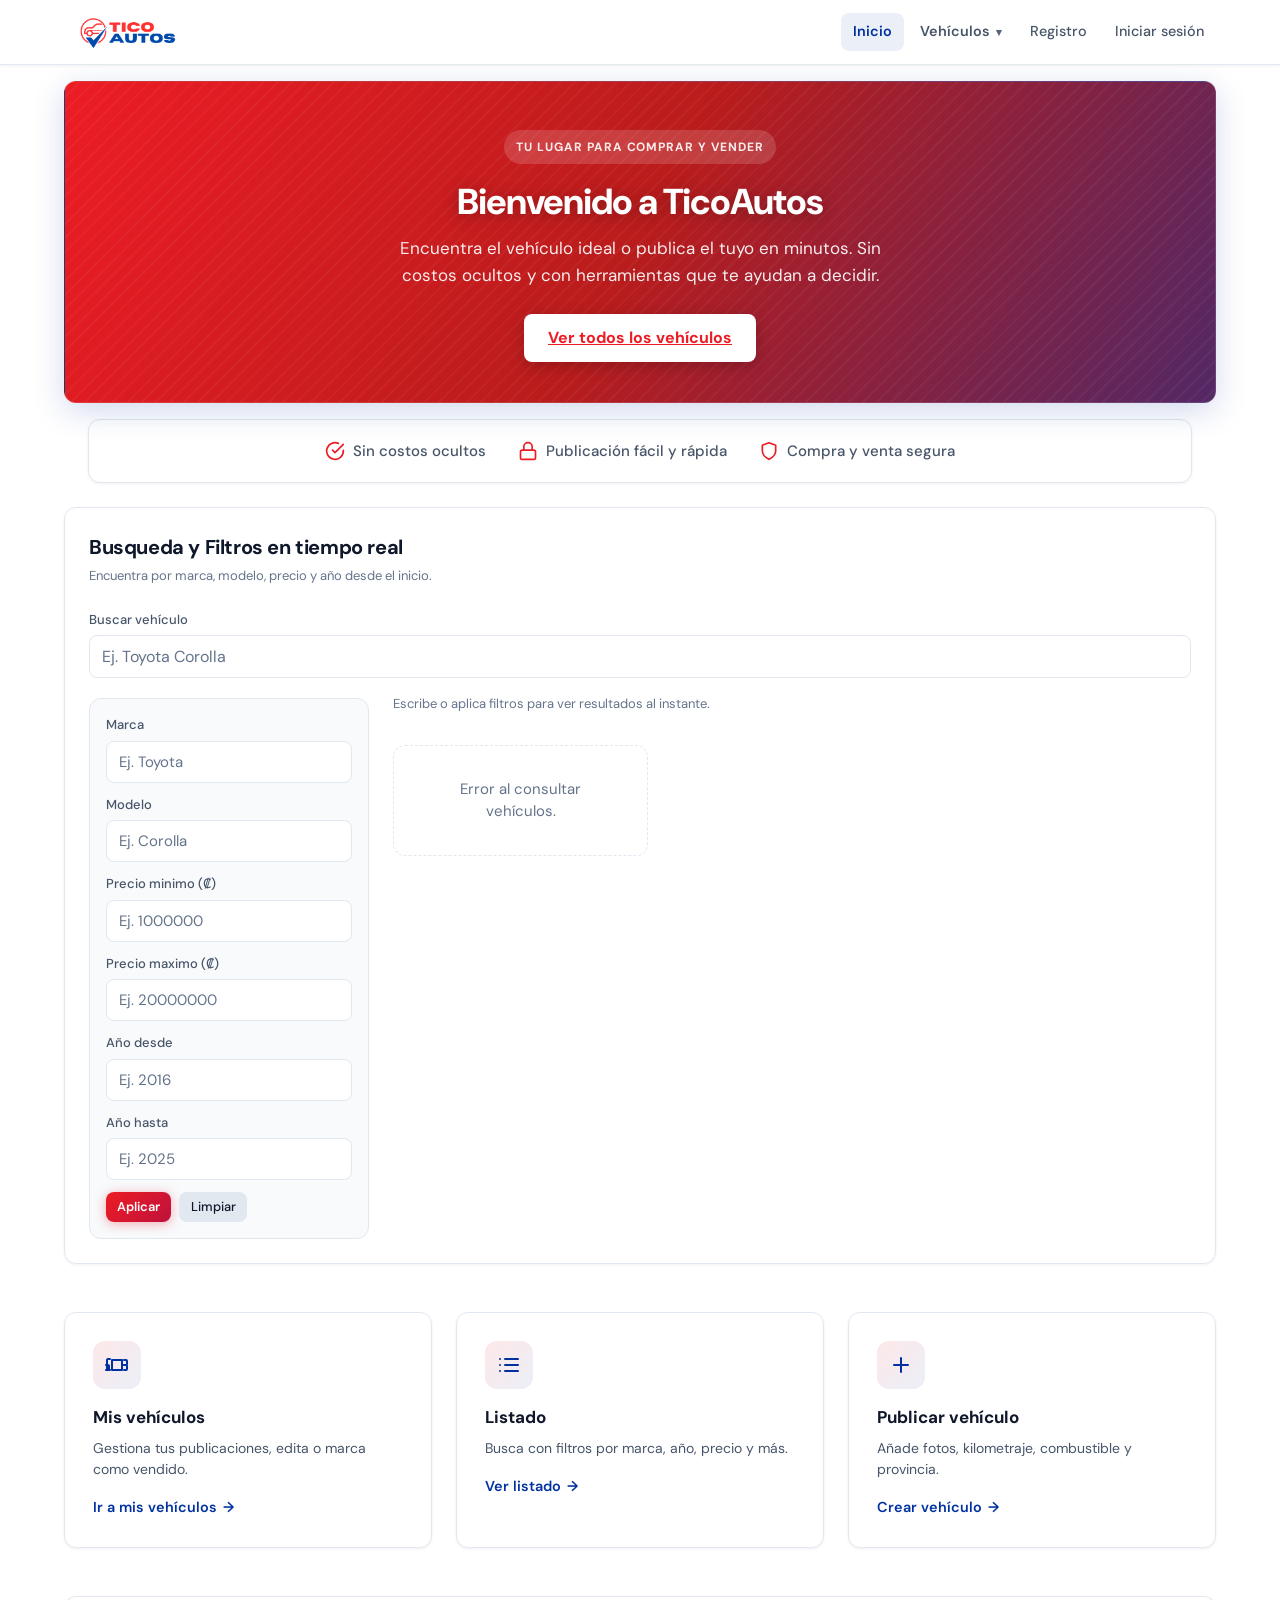
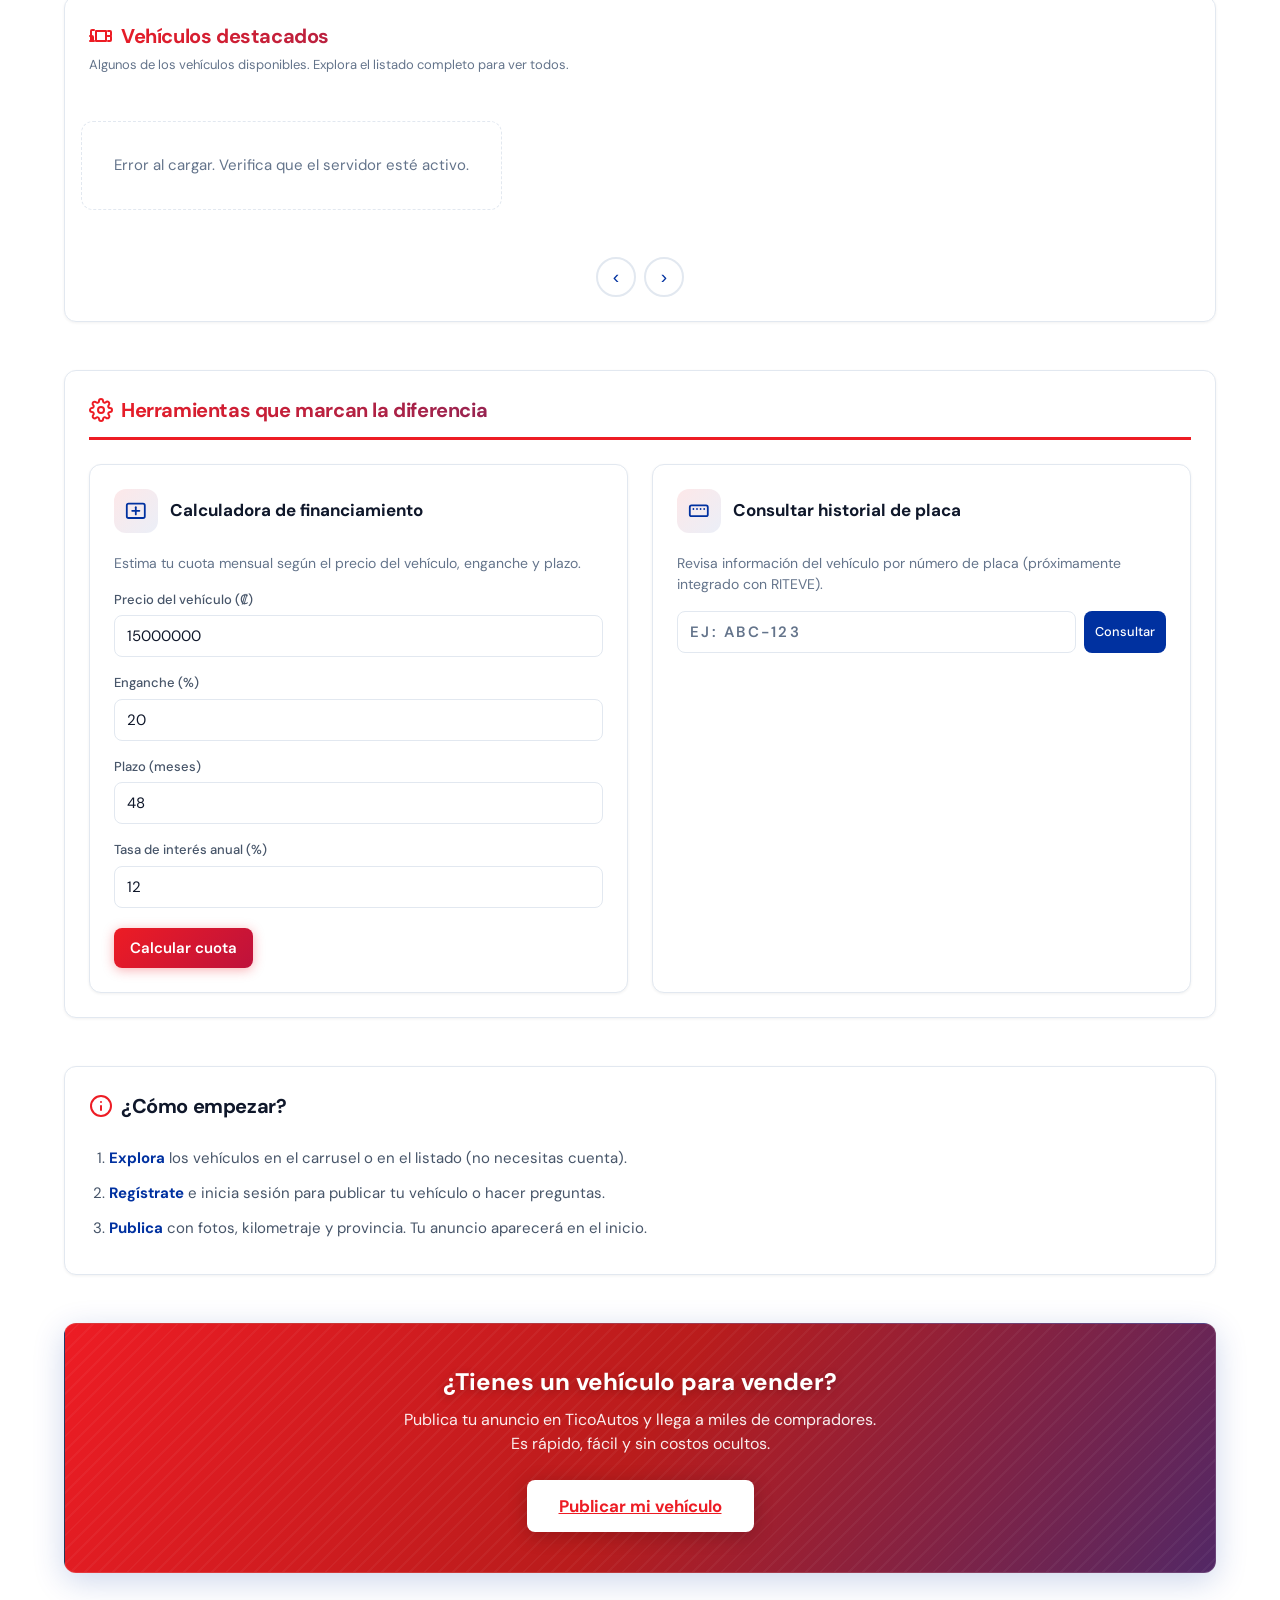
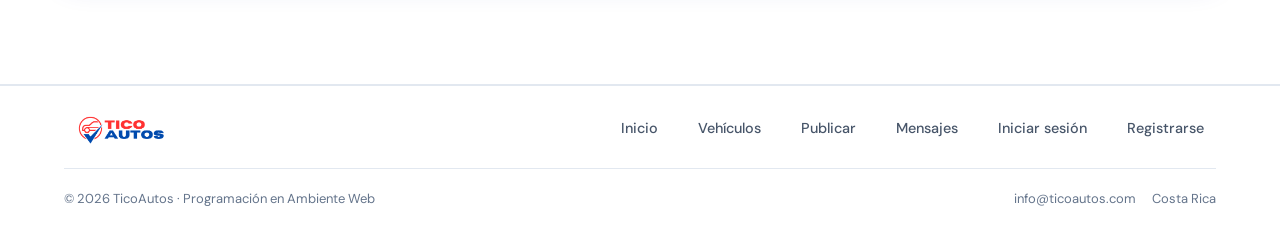
<file: index.html>
<!DOCTYPE html>
<html lang="es">
<head>
  <meta charset="UTF-8">
  <meta name="viewport" content="width=device-width, initial-scale=1">

  <title>TicoAutos - Inicio</title>
  
  <link rel="stylesheet" href="css/styles.css">
  <script src="js/config.js"></script>
</head>
<body>
  <div class="app-shell">
    <header class="app-header">
      <div class="app-header-inner">
        <a href="index.html" class="app-brand">
          <img src="assets/TicoAutos_Logo.png" alt="TicoAutos" class="app-brand-logo">
        </a>
        <nav class="app-nav" id="appNav"></nav>
      </div>
    </header>

    <main class="app-main dashboard-main">
      <section class="dashboard-hero hero-bg">
        <span class="dashboard-hero-badge">Tu lugar para comprar y vender</span>
        <h1 class="dashboard-hero-title">Bienvenido a TicoAutos</h1>
        <p class="dashboard-hero-subtitle">
          Encuentra el vehículo ideal o publica el tuyo en minutos. Sin costos ocultos y con herramientas que te ayudan a decidir.
        </p>
        <a href="pages/listado.html" class="btn btn-primary btn-cta" id="heroCta">Ver todos los vehículos</a>
      </section>

      <!-- Barra de confianza con íconos -->
      <section class="trust-bar" aria-label="Ventajas de TicoAutos">
        <div class="trust-bar-inner">
          <span class="trust-item">
            <span class="icon icon--md" aria-hidden="true"><svg xmlns="http://www.w3.org/2000/svg" viewBox="0 0 24 24" stroke="currentColor" fill="none" stroke-width="2"><path d="M22 11.08V12a10 10 0 1 1-5.93-9.14"/><polyline points="22 4 12 14.01 9 11.01"/></svg></span>
            Sin costos ocultos
          </span>
          <span class="trust-item">
            <span class="icon icon--md" aria-hidden="true"><svg xmlns="http://www.w3.org/2000/svg" viewBox="0 0 24 24" stroke="currentColor" fill="none" stroke-width="2"><rect x="3" y="11" width="18" height="11" rx="2" ry="2"/><path d="M7 11V7a5 5 0 0 1 10 0v4"/></svg></span>
            Publicación fácil y rápida
          </span>
          <span class="trust-item">
            <span class="icon icon--md" aria-hidden="true"><svg xmlns="http://www.w3.org/2000/svg" viewBox="0 0 24 24" stroke="currentColor" fill="none" stroke-width="2"><path d="M12 22s8-4 8-10V5l-8-3-8 3v7c0 6 8 10 8 10z"/></svg></span>
            Compra y venta segura
          </span>
        </div>
      </section>

      <section class="card home-search-card">
        <div class="section-head">
          <h2 class="card-title">Busqueda y Filtros en tiempo real</h2>
          <p class="section-hint">Encuentra por marca, modelo, precio y año desde el inicio.</p>
        </div>

        <div class="home-search-bar-wrap">
          <label for="homeSearchInput" class="form-label">Buscar vehículo</label>
          <input type="text" id="homeSearchInput" class="form-input home-search-input" placeholder="Ej. Toyota Corolla" autocomplete="off">
        </div>

        <div class="home-search-layout">
          <aside class="home-search-sidebar" aria-label="Filtros laterales">
            <div class="form-group">
              <label class="form-label" for="homeMarca">Marca</label>
              <input type="text" id="homeMarca" class="form-input" placeholder="Ej. Toyota">
            </div>
            <div class="form-group">
              <label class="form-label" for="homeModelo">Modelo</label>
              <input type="text" id="homeModelo" class="form-input" placeholder="Ej. Corolla">
            </div>
            <div class="form-group">
              <label class="form-label" for="homeMinPrecio">Precio minimo (₡)</label>
              <input type="number" id="homeMinPrecio" class="form-input" min="0" placeholder="Ej. 1000000">
            </div>
            <div class="form-group">
              <label class="form-label" for="homeMaxPrecio">Precio maximo (₡)</label>
              <input type="number" id="homeMaxPrecio" class="form-input" min="0" placeholder="Ej. 20000000">
            </div>
            <div class="form-group">
              <label class="form-label" for="homeMinAnio">Año desde</label>
              <input type="number" id="homeMinAnio" class="form-input" min="1900" max="2100" placeholder="Ej. 2016">
            </div>
            <div class="form-group">
              <label class="form-label" for="homeMaxAnio">Año hasta</label>
              <input type="number" id="homeMaxAnio" class="form-input" min="1900" max="2100" placeholder="Ej. 2025">
            </div>
            <div class="home-search-sidebar-actions">
              <button type="button" id="homeApplyFiltersBtn" class="btn btn-primary btn-sm">Aplicar</button>
              <button type="button" id="homeClearFiltersBtn" class="btn btn-light btn-sm">Limpiar</button>
            </div>
          </aside>

          <div class="home-search-results">
            <p class="section-hint" id="homeSearchHint">Escribe o aplica filtros para ver resultados al instante.</p>
            <div id="homeSearchResults" class="home-results-grid" role="list"></div>
          </div>
        </div>
      </section>

      <!-- Atajos con íconos -->
      <section class="dashboard-cards">
        <div class="dashboard-card">
          <div class="dashboard-card-icon" aria-hidden="true">
            <span class="icon"><svg xmlns="http://www.w3.org/2000/svg" viewBox="0 0 24 24"><path d="M19 17h2c.6 0 1-.4 1-1v-3c0-.6-.4-1-1-1h-2M1 17h2c.6 0 1-.4 1-1v-3c0-.6-.4-1-1-1H1"/><path d="M5 17H3c-.6 0-1-.4-1-1V7c0-.6.4-1 1-1h2"/><path d="M19 7h2c.6 0 1 .4 1 1v3c0 .6-.4 1-1 1h-2"/><path d="M7 7h10v10H7z"/></svg></span>
          </div>
          <h3 class="dashboard-card-title">Mis vehículos</h3>
          <p class="dashboard-card-desc">Gestiona tus publicaciones, edita o marca como vendido.</p>
          <a href="pages/vehiculos.html" class="dashboard-card-link">Ir a mis vehículos <span aria-hidden="true">→</span></a>
        </div>
        <div class="dashboard-card">
          <div class="dashboard-card-icon" aria-hidden="true">
            <span class="icon"><svg xmlns="http://www.w3.org/2000/svg" viewBox="0 0 24 24"><line x1="8" y1="6" x2="21" y2="6"/><line x1="8" y1="12" x2="21" y2="12"/><line x1="8" y1="18" x2="21" y2="18"/><line x1="3" y1="6" x2="3.01" y2="6"/><line x1="3" y1="12" x2="3.01" y2="12"/><line x1="3" y1="18" x2="3.01" y2="18"/></svg></span>
          </div>
          <h3 class="dashboard-card-title">Listado</h3>
          <p class="dashboard-card-desc">Busca con filtros por marca, año, precio y más.</p>
          <a href="pages/listado.html" class="dashboard-card-link">Ver listado <span aria-hidden="true">→</span></a>
        </div>
        <div class="dashboard-card">
          <div class="dashboard-card-icon" aria-hidden="true">
            <span class="icon"><svg xmlns="http://www.w3.org/2000/svg" viewBox="0 0 24 24"><line x1="12" y1="5" x2="12" y2="19"/><line x1="5" y1="12" x2="19" y2="12"/></svg></span>
          </div>
          <h3 class="dashboard-card-title">Publicar vehículo</h3>
          <p class="dashboard-card-desc">Añade fotos, kilometraje, combustible y provincia.</p>
          <a href="pages/crear-vehiculo.html" class="dashboard-card-link">Crear vehículo <span aria-hidden="true">→</span></a>
        </div>
      </section>

      <!-- Carrusel -->
      <section class="carousel-section card">
        <div class="section-head">
          <h2 class="card-title">
            <span class="icon icon--md" aria-hidden="true"><svg xmlns="http://www.w3.org/2000/svg" viewBox="0 0 24 24" stroke="currentColor" fill="none" stroke-width="2"><path d="M19 17h2c.6 0 1-.4 1-1v-3c0-.6-.4-1-1-1h-2M1 17h2c.6 0 1-.4 1-1v-3c0-.6-.4-1-1-1H1"/><path d="M5 17H3c-.6 0-1-.4-1-1V7c0-.6.4-1 1-1h2"/><path d="M19 7h2c.6 0 1 .4 1 1v3c0 .6-.4 1-1 1h-2"/><path d="M7 7h10v10H7z"/></svg></span>
            Vehículos destacados
          </h2>
          <p class="section-hint">Algunos de los vehículos disponibles. Explora el listado completo para ver todos.</p>
        </div>
        <div class="carousel-wrap">
          <div id="vehiculosInicio" class="carousel-track" role="list">
            <p class="dashboard-vehicles-loading" id="vehiculosInicioLoading">Cargando vehículos...</p>
          </div>
          <div class="carousel-nav" aria-label="Navegación del carrusel">
            <button type="button" id="carouselPrev" aria-label="Anterior">‹</button>
            <button type="button" id="carouselNext" aria-label="Siguiente">›</button>
          </div>
        </div>
        <p class="dashboard-vehicles-more" id="vehiculosInicioMore" style="display: none;">
          <a href="pages/listado.html" class="btn btn-secondary">Ver listado completo</a>
        </p>
      </section>

      <!-- Herramientas que marcan la diferencia -->
      <section class="tools-section card">
        <h2 class="section-title">
          <span class="icon icon--md" aria-hidden="true"><svg xmlns="http://www.w3.org/2000/svg" viewBox="0 0 24 24" stroke="currentColor" fill="none" stroke-width="2"><circle cx="12" cy="12" r="3"/><path d="M19.4 15a1.65 1.65 0 0 0 .33 1.82l.06.06a2 2 0 0 1 0 2.83 2 2 0 0 1-2.83 0l-.06-.06a1.65 1.65 0 0 0-1.82-.33 1.65 1.65 0 0 0-1 1.51V21a2 2 0 0 1-2 2 2 2 0 0 1-2-2v-.09A1.65 1.65 0 0 0 9 19.4a1.65 1.65 0 0 0-1.82.33l-.06.06a2 2 0 0 1-2.83 0 2 2 0 0 1 0-2.83l.06-.06a1.65 1.65 0 0 0 .33-1.82 1.65 1.65 0 0 0-1.51-1H3a2 2 0 0 1-2-2 2 2 0 0 1 2-2h.09A1.65 1.65 0 0 0 4.6 9a1.65 1.65 0 0 0-.33-1.82l-.06-.06a2 2 0 0 1 0-2.83 2 2 0 0 1 2.83 0l.06.06a1.65 1.65 0 0 0 1.82.33H9a1.65 1.65 0 0 0 1-1.51V3a2 2 0 0 1 2-2 2 2 0 0 1 2 2v.09a1.65 1.65 0 0 0 1 1.51 1.65 1.65 0 0 0 1.82-.33l.06-.06a2 2 0 0 1 2.83 0 2 2 0 0 1 0 2.83l-.06.06a1.65 1.65 0 0 0-.33 1.82V9a1.65 1.65 0 0 0 1.51 1H21a2 2 0 0 1 2 2 2 2 0 0 1-2 2h-.09a1.65 1.65 0 0 0-1.51 1z"/></svg></span>
          Herramientas que marcan la diferencia
        </h2>
        <div class="tools-grid">
          <!-- Calculadora de financiamiento -->
          <div class="tool-card">
            <div class="tool-card-header">
              <div class="icon-wrap">
                <span class="icon"><svg xmlns="http://www.w3.org/2000/svg" viewBox="0 0 24 24" stroke="currentColor" fill="none" stroke-width="2"><rect x="2" y="4" width="20" height="16" rx="2"/><path d="M12 8v8"/><path d="M8 12h8"/></svg></span>
              </div>
              <h3 class="tool-card-title">Calculadora de financiamiento</h3>
            </div>
            <p class="tool-card-desc">Estima tu cuota mensual según el precio del vehículo, enganche y plazo.</p>
            <form id="calcFinancingForm" class="tool-form">
              <div class="form-group">
                <label class="form-label" for="calcPrecio">Precio del vehículo (₡)</label>
                <input type="number" id="calcPrecio" class="form-input" placeholder="Ej: 15000000" min="1" value="15000000">
              </div>
              <div class="form-group">
                <label class="form-label" for="calcEnganche">Enganche (%)</label>
                <input type="number" id="calcEnganche" class="form-input" placeholder="20" min="0" max="100" value="20">
              </div>
              <div class="form-group">
                <label class="form-label" for="calcPlazo">Plazo (meses)</label>
                <input type="number" id="calcPlazo" class="form-input" placeholder="48" min="1" max="84" value="48">
              </div>
              <div class="form-group">
                <label class="form-label" for="calcTasa">Tasa de interés anual (%)</label>
                <input type="number" id="calcTasa" class="form-input" placeholder="12" min="0" step="0.1" value="12">
              </div>
              <button type="submit" class="btn btn-primary">Calcular cuota</button>
            </form>
            <div id="calcResult" class="tool-result" style="display: none;">
              <p class="tool-result-title">Cuota mensual estimada</p>
              <p class="tool-result-value" id="calcCuota">—</p>
              <div class="tool-result-row"><span>Total a pagar</span><strong id="calcTotal">—</strong></div>
              <div class="tool-result-row"><span>Total intereses</span><strong id="calcIntereses">—</strong></div>
            </div>
          </div>

          <!-- Historial de placa -->
          <div class="tool-card">
            <div class="tool-card-header">
              <div class="icon-wrap">
                <span class="icon"><svg xmlns="http://www.w3.org/2000/svg" viewBox="0 0 24 24" stroke="currentColor" fill="none" stroke-width="2"><rect x="2" y="6" width="20" height="12" rx="2"/><path d="M6 10h.01"/><path d="M10 10h.01"/><path d="M14 10h.01"/><path d="M18 10h.01"/></svg></span>
              </div>
              <h3 class="tool-card-title">Consultar historial de placa</h3>
            </div>
            <p class="tool-card-desc">Revisa información del vehículo por número de placa (próximamente integrado con RITEVE).</p>
            <div class="placa-input-wrap">
              <input type="text" id="placaInput" class="form-input" placeholder="Ej: ABC-123" maxlength="7" aria-label="Número de placa">
              <button type="button" id="placaConsultarBtn" class="btn btn-secondary btn-sm">Consultar</button>
            </div>
          </div>
        </div>
      </section>

      <section class="dashboard-info card">
        <div class="section-head">
          <h2 class="card-title">
            <span class="icon icon--md" aria-hidden="true"><svg xmlns="http://www.w3.org/2000/svg" viewBox="0 0 24 24" stroke="currentColor" fill="none" stroke-width="2"><circle cx="12" cy="12" r="10"/><path d="M12 16v-4"/><path d="M12 8h.01"/></svg></span>
            ¿Cómo empezar?
          </h2>
        </div>
        <ol class="dashboard-steps">
          <li><strong>Explora</strong> los vehículos en el carrusel o en el listado (no necesitas cuenta).</li>
          <li><strong>Regístrate</strong> e inicia sesión para publicar tu vehículo o hacer preguntas.</li>
          <li><strong>Publica</strong> con fotos, kilometraje y provincia. Tu anuncio aparecerá en el inicio.</li>
        </ol>
      </section>

      <!-- CTA: promoción para publicar vehículo (mismo fondo deportivo) -->
      <section class="cta-publish hero-bg">
        <h2 class="cta-publish-title">¿Tienes un vehículo para vender?</h2>
        <p class="cta-publish-text">Publica tu anuncio en TicoAutos y llega a miles de compradores. Es rápido, fácil y sin costos ocultos.</p>
        <a href="pages/crear-vehiculo.html" class="btn btn-primary">Publicar mi vehículo</a>
      </section>
    </main>

    <!-- Modal (historial placa / próximamente) -->
    <div class="modal-overlay" id="modalPlaca" aria-hidden="true">
      <div class="modal" role="dialog" aria-labelledby="modalPlacaTitle" aria-modal="true">
        <div class="modal-header">
          <h3 class="modal-title" id="modalPlacaTitle">
            <span class="icon icon--sm"><svg xmlns="http://www.w3.org/2000/svg" viewBox="0 0 24 24" stroke="currentColor" fill="none" stroke-width="2"><rect x="2" y="6" width="20" height="12" rx="2"/></svg></span>
            Consulta de placa
          </h3>
          <button type="button" class="modal-close" id="modalPlacaClose" aria-label="Cerrar">×</button>
        </div>
        <div class="modal-body">
          <p>La consulta de historial por placa estará disponible pronto. Integraremos datos de RITEVE y otras fuentes para que puedas ver el historial del vehículo antes de comprar.</p>
          <p>Mientras tanto, te recomendamos solicitar al vendedor el historial de mantenimiento y revisar el vehículo con un mecánico de confianza.</p>
        </div>
      </div>
    </div>

    <!-- Botón subir (aparece al hacer scroll) -->
    <button type="button" class="back-to-top" id="backToTop" aria-label="Volver arriba" title="Volver arriba">↑</button>

    <footer class="app-footer">
      <div class="app-footer-inner">
        <div class="app-footer-top">
          <a href="index.html" class="app-footer-brand">
            <img src="assets/TicoAutos_Logo.png" alt="TicoAutos" class="app-footer-logo">
          </a>
          <nav class="app-footer-nav" aria-label="Enlaces del sitio">
            <a href="index.html">Inicio</a>
            <a href="pages/listado.html">Vehículos</a>
            <a href="pages/crear-vehiculo.html">Publicar</a>
            <a href="pages/inbox.html">Mensajes</a>
            <a href="pages/login.html">Iniciar sesión</a>
            <a href="pages/registro.html">Registrarse</a>
          </nav>
        </div>
        <div class="app-footer-bottom">
          <p class="app-footer-copy">© 2026 TicoAutos · Programación en Ambiente Web</p>
          <div class="app-footer-meta">
            <span>info@ticoautos.com</span>
            <span>Costa Rica</span>
          </div>
        </div>
      </div>
    </footer>
  </div>

  <script>
    const API_BASE = window.APP_CONFIG.API_BASE;
    const API_ORIGIN = window.APP_CONFIG.API_ORIGIN;
    const AUTH_TOKEN_KEY = 'authToken';
    const AUTH_USER_KEY = 'authUser';

    document.addEventListener('DOMContentLoaded', () => {
      const authToken = localStorage.getItem(AUTH_TOKEN_KEY);
      const authUser = localStorage.getItem(AUTH_USER_KEY);
      const nav = document.getElementById('appNav');
      const heroCta = document.getElementById('heroCta');

      const logoutIcon = '<svg xmlns="http://www.w3.org/2000/svg" width="20" height="20" viewBox="0 0 24 24" fill="none" stroke="currentColor" stroke-width="2" stroke-linecap="round" stroke-linejoin="round"><path d="M9 21H5a2 2 0 0 1-2-2V5a2 2 0 0 1 2-2h4"/><polyline points="16 17 21 12 16 7"/><line x1="21" y1="12" x2="9" y2="12"/></svg>';
      if (authToken && authUser) {
        nav.innerHTML = '<a href="index.html" class="nav-active">Inicio</a><div class="nav-dropdown"><span class="nav-dropdown-trigger">Vehículos</span><div class="nav-dropdown-menu"><a href="pages/vehiculos.html">Mis vehículos</a><a href="pages/crear-vehiculo.html">Crear vehículo</a><a href="pages/listado.html">Ver listado</a></div></div><a href="pages/inbox.html">Mensajes</a><a href="pages/perfil.html">Mi perfil</a><a href="#" id="logoutLink" class="nav-logout" title="Cerrar sesión" aria-label="Cerrar sesión">' + logoutIcon + '</a>';
        if (heroCta) { heroCta.textContent = 'Crear vehículo'; heroCta.href = 'pages/crear-vehiculo.html'; }
        document.getElementById('logoutLink').addEventListener('click', e => {
          e.preventDefault();
          localStorage.removeItem(AUTH_USER_KEY);
          localStorage.removeItem(AUTH_TOKEN_KEY);
          window.location.href = 'pages/login.html';
        });
      } else {
        nav.innerHTML = '<a href="index.html" class="nav-active">Inicio</a><div class="nav-dropdown"><span class="nav-dropdown-trigger">Vehículos</span><div class="nav-dropdown-menu"><a href="pages/listado.html">Ver listado</a></div></div><a href="pages/registro.html">Registro</a><a href="pages/login.html">Iniciar sesión</a>';
      }

      const track = document.querySelector('.carousel-track');
      document.getElementById('carouselPrev').addEventListener('click', () => {
        if (track) track.scrollBy({ left: -280, behavior: 'smooth' });
      });
      document.getElementById('carouselNext').addEventListener('click', () => {
        if (track) track.scrollBy({ left: 280, behavior: 'smooth' });
      });

      // Botón volver arriba
      const backToTop = document.getElementById('backToTop');
      if (backToTop) {
        window.addEventListener('scroll', () => {
          backToTop.classList.toggle('is-visible', window.scrollY > 400);
        }, { passive: true });
        backToTop.addEventListener('click', () => {
          window.scrollTo({ top: 0, behavior: 'smooth' });
        });
      }

      // Animaciones al entrar en viewport
      const observerOptions = { threshold: 0.1, rootMargin: '0px 0px -40px 0px' };
      const observer = new IntersectionObserver((entries) => {
        entries.forEach(entry => {
          if (entry.isIntersecting) entry.target.classList.add('is-visible');
        });
      }, observerOptions);
      document.querySelectorAll('.carousel-section, .dashboard-info, .tools-section').forEach(el => {
        el.classList.add('animate-on-scroll');
        observer.observe(el);
      });

      // Calculadora de financiamiento
      document.getElementById('calcFinancingForm').addEventListener('submit', function(e) {
        e.preventDefault();
        const precio = Number(document.getElementById('calcPrecio').value) || 0;
        const enganchePct = Number(document.getElementById('calcEnganche').value) || 0;
        const plazo = Number(document.getElementById('calcPlazo').value) || 1;
        const tasaAnual = Number(document.getElementById('calcTasa').value) || 0;
        const montoFinanciado = precio * (1 - enganchePct / 100);
        const r = (tasaAnual / 100) / 12;
        const cuota = r <= 0
          ? montoFinanciado / plazo
          : montoFinanciado * (r * Math.pow(1 + r, plazo)) / (Math.pow(1 + r, plazo) - 1);
        const total = cuota * plazo;
        const intereses = total - montoFinanciado;
        document.getElementById('calcCuota').textContent = '₡' + formatNumber(Math.round(cuota)) + ' / mes';
        document.getElementById('calcTotal').textContent = '₡' + formatNumber(Math.round(total));
        document.getElementById('calcIntereses').textContent = '₡' + formatNumber(Math.round(intereses));
        document.getElementById('calcResult').style.display = 'block';
      });

      // Historial de placa: abrir modal
      document.getElementById('placaConsultarBtn').addEventListener('click', function() {
        const placa = document.getElementById('placaInput').value.trim();
        document.getElementById('modalPlaca').classList.add('is-open');
        document.getElementById('modalPlaca').setAttribute('aria-hidden', 'false');
      });
      document.getElementById('modalPlacaClose').addEventListener('click', function() {
        document.getElementById('modalPlaca').classList.remove('is-open');
        document.getElementById('modalPlaca').setAttribute('aria-hidden', 'true');
      });
      document.getElementById('modalPlaca').addEventListener('click', function(e) {
        if (e.target === this) {
          this.classList.remove('is-open');
          this.setAttribute('aria-hidden', 'true');
        }
      });
      document.addEventListener('keydown', function(e) {
        if (e.key === 'Escape' && document.getElementById('modalPlaca').classList.contains('is-open')) {
          document.getElementById('modalPlaca').classList.remove('is-open');
          document.getElementById('modalPlaca').setAttribute('aria-hidden', 'true');
        }
      });

      initHomeSearch();
      loadVehiculosInicio();
    });

    let homeSearchTimer = null;

    function initHomeSearch() {
      const searchInput = document.getElementById('homeSearchInput');
      const applyBtn = document.getElementById('homeApplyFiltersBtn');
      const clearBtn = document.getElementById('homeClearFiltersBtn');
      if (!searchInput || !applyBtn || !clearBtn) return;

      const dynamicInputs = [
        'homeMarca',
        'homeModelo',
        'homeMinPrecio',
        'homeMaxPrecio',
        'homeMinAnio',
        'homeMaxAnio'
      ];

      searchInput.addEventListener('input', () => {
        if (homeSearchTimer) clearTimeout(homeSearchTimer);
        homeSearchTimer = setTimeout(() => {
          loadHomeSearchResults();
        }, 300);
      });

      dynamicInputs.forEach((id) => {
        const el = document.getElementById(id);
        if (!el) return;
        el.addEventListener('change', loadHomeSearchResults);
      });

      applyBtn.addEventListener('click', loadHomeSearchResults);
      clearBtn.addEventListener('click', () => {
        searchInput.value = '';
        dynamicInputs.forEach((id) => {
          const el = document.getElementById(id);
          if (el) el.value = '';
        });
        loadHomeSearchResults();
      });

      loadHomeSearchResults();
    }

    function getHomeFilters() {
      return {
        search: (document.getElementById('homeSearchInput')?.value || '').trim(),
        marca: (document.getElementById('homeMarca')?.value || '').trim(),
        modelo: (document.getElementById('homeModelo')?.value || '').trim(),
        minPrecio: (document.getElementById('homeMinPrecio')?.value || '').trim(),
        maxPrecio: (document.getElementById('homeMaxPrecio')?.value || '').trim(),
        minAnio: (document.getElementById('homeMinAnio')?.value || '').trim(),
        maxAnio: (document.getElementById('homeMaxAnio')?.value || '').trim()
      };
    }

    function buildHomeSearchParams() {
      const filters = getHomeFilters();
      const params = new URLSearchParams();
      if (filters.search) params.set('search', filters.search);
      if (filters.marca) params.set('marca', filters.marca);
      if (filters.modelo) params.set('modelo', filters.modelo);
      if (filters.minPrecio) params.set('minPrecio', filters.minPrecio);
      if (filters.maxPrecio) params.set('maxPrecio', filters.maxPrecio);
      if (filters.minAnio) params.set('minAnio', filters.minAnio);
      if (filters.maxAnio) params.set('maxAnio', filters.maxAnio);
      params.set('page', '1');
      params.set('limit', '12');
      return params.toString();
    }

    async function loadHomeSearchResults() {
      const container = document.getElementById('homeSearchResults');
      const hint = document.getElementById('homeSearchHint');
      if (!container || !hint) return;

      container.innerHTML = '<p class="dashboard-vehicles-loading">Buscando...</p>';

      const query = buildHomeSearchParams();
      const url = API_BASE + '/autos' + (query ? '?' + query : '');

      try {
        const resp = await fetch(url);
        const result = await resp.json().catch(() => ({}));
        if (!resp.ok) {
          container.innerHTML = '<p class="empty-state">No fue posible cargar la búsqueda.</p>';
          return;
        }

        const autos = result.data || result.autos || [];
        if (!autos.length) {
          hint.textContent = 'No se encontraron vehículos con esos filtros.';
          container.innerHTML = '<p class="empty-state">Intenta ajustar marca, modelo, precio o año.</p>';
          return;
        }

        hint.textContent = 'Resultados dinámicos en tiempo real.';
        container.innerHTML = autos.map(auto => {
          const id = auto._id || auto.id;
          const fotoUrl = auto.fotos && auto.fotos[0] ? API_ORIGIN + auto.fotos[0] : null;
          const owner = auto.owner_id?.nombre || auto.owner_id?.username || 'Anunciante';
          return `<a href="/pages/vehiculo.html?id=${encodeURIComponent(id)}" class="vehicle-card" role="listitem">
            <div class="vehicle-card-img">${fotoUrl ? `<img src="${escapeHtml(fotoUrl)}" alt="">` : '<span class="vehicle-card-noimg">Sin foto</span>'}
            </div>
            <div class="vehicle-card-body">
              <span class="vehicle-card-title">${escapeHtml(auto.marca || '')} ${escapeHtml(auto.modelo || '')}</span>
              <span class="vehicle-card-meta">${auto.anio || ''} · ₡${formatNumber(auto.precio)} · ${escapeHtml(auto.estado || 'disponible')}</span>
              <span class="vehicle-card-owner">${escapeHtml(String(owner))}</span>
            </div>
          </a>`;
        }).join('');
      } catch (error) {
        console.error(error);
        container.innerHTML = '<p class="empty-state">Error al consultar vehículos.</p>';
      }
    }

    function getCarouselParams() {
      const params = new URLSearchParams();
      params.set('limit', '8');
      params.set('page', '1');
      return params.toString();
    }

    function escapeHtml(s) {
      if (!s) return '';
      const div = document.createElement('div');
      div.textContent = s;
      return div.innerHTML;
    }

    function formatNumber(n) {
      if (n == null) return '0';
      return Number(n).toLocaleString('es-CR');
    }

    async function loadVehiculosInicio() {
      const container = document.getElementById('vehiculosInicio');
      const more = document.getElementById('vehiculosInicioMore');
      if (!container) return;

      container.innerHTML = '<p class="dashboard-vehicles-loading" id="vehiculosInicioLoading">Cargando vehículos...</p>';
      if (more) more.style.display = 'none';

      const query = getCarouselParams();
      const url = API_BASE + '/autos' + (query ? '?' + query : '');

      try {
        const resp = await fetch(url);
        const result = await resp.json().catch(() => ({}));
        const loading = document.getElementById('vehiculosInicioLoading');
        if (loading) loading.remove();

        if (!resp.ok) {
          container.innerHTML = '<p class="empty-state">No se pudieron cargar los vehículos. Comprueba que el backend esté en marcha.</p>';
          return;
        }
        const autos = result.data || result.autos || [];

        if (autos.length === 0) {
          container.innerHTML = '<p class="empty-state">No hay vehículos publicados aún. Sé el primero en publicar el tuyo.</p>';
          return;
        }

        container.innerHTML = autos.map(auto => {
          const id = auto._id || auto.id;
          const fotoUrl = auto.fotos && auto.fotos[0] ? API_ORIGIN + auto.fotos[0] : null;
          const owner = auto.owner_id?.nombre || auto.owner_id?.username || 'Anunciante';
          return `<a href="/pages/vehiculo.html?id=${encodeURIComponent(id)}" class="vehicle-card">
            <div class="vehicle-card-img">${fotoUrl ? `<img src="${escapeHtml(fotoUrl)}" alt="">` : '<span class="vehicle-card-noimg">Sin foto</span>'}
            </div>
            <div class="vehicle-card-body">
              <span class="vehicle-card-title">${escapeHtml(auto.marca || '')} ${escapeHtml(auto.modelo || '')}</span>
              <span class="vehicle-card-meta">${auto.anio || ''} · ₡${formatNumber(auto.precio)} · ${escapeHtml(auto.estado || 'disponible')}</span>
              <span class="vehicle-card-owner">${escapeHtml(String(owner))}</span>
            </div>
          </a>`;
        }).join('');

        container.classList.add('loaded');
        if (autos.length >= 1 && more) more.style.display = 'block';
      } catch (err) {
        console.error(err);
        const loading = document.getElementById('vehiculosInicioLoading');
        if (loading) loading.remove();
        container.innerHTML = '<p class="empty-state">Error al cargar. Verifica que el servidor esté activo.</p>';
      }
    }
  </script>
</body>
</html>
</file>
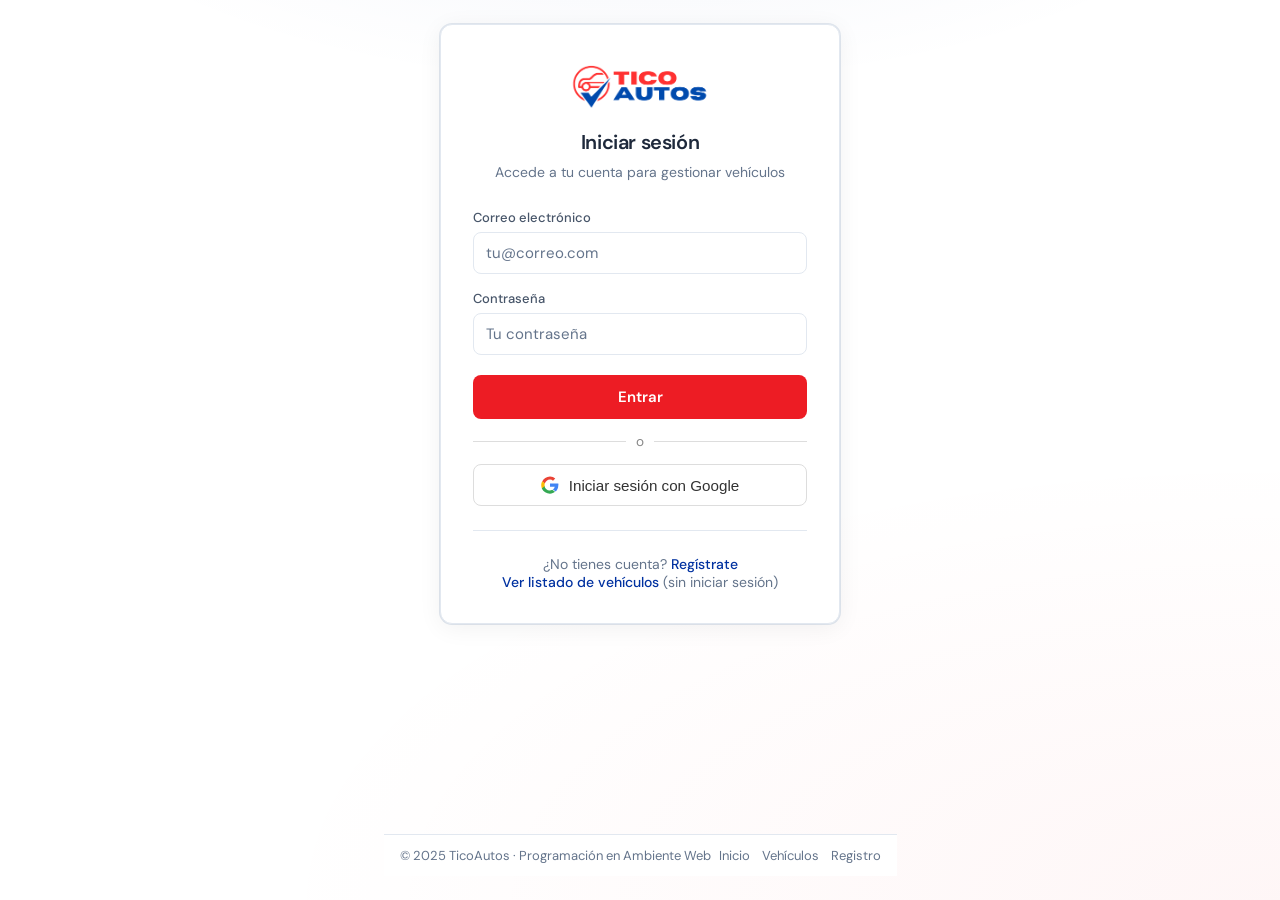
<file: pages/crear-vehiculo.html>
<!DOCTYPE html>
<html lang="es">
<head>
  <meta charset="UTF-8">
  <meta name="viewport" content="width=device-width, initial-scale=1">
  <!-- Titulo de la pagina -->
  <title>Crear vehículo - TicoAutos</title>
  <!-- Estilos compartidos del frontend -->
  <link rel="stylesheet" href="../css/styles.css">
  <!-- Config global del proyecto (por ejemplo API_BASE) -->
  <script src="../js/config.js"></script>
</head>
<body>
  <div class="app-shell">
    <!-- Encabezado con logo y menu de navegacion -->
    <header class="app-header">
      <div class="app-header-inner">
        <a href="../index.html" class="app-brand">
          <img src="../assets/TicoAutos_Logo.png" alt="TicoAutos" class="app-brand-logo">
        </a>
        <!-- Aqui se inyecta el menu con JavaScript (depende si estas logueado) -->
        <nav class="app-nav" id="appNav"></nav>
      </div>
    </header>

    <main class="app-main">
      <!-- Titulo visible de la pagina -->
      <h1 class="page-title">Crear vehículo</h1>

      <!-- Caja/formulario para registrar un vehiculo -->
      <section class="card">
        <h2 class="card-title">Agregar vehículo</h2>
        <form id="autoForm">
          <div class="form-row">
            <div class="form-group">
              <!-- Marca -->
              <label class="form-label" for="marca">Marca</label>
              <input type="text" id="marca" name="marca" class="form-input" placeholder="Ej. Toyota" required>
            </div>
            <div class="form-group">
              <!-- Modelo -->
              <label class="form-label" for="modelo">Modelo</label>
              <input type="text" id="modelo" name="modelo" class="form-input" placeholder="Ej. Corolla" required>
            </div>
          </div>
          <div class="form-row">
            <div class="form-group">
              <!-- Anio -->
              <label class="form-label" for="anio">Año</label>
              <input type="number" id="anio" name="anio" class="form-input" placeholder="Ej. 2023" min="1900" max="2100" required>
            </div>
            <div class="form-group">
              <!-- Precio en colones -->
              <label class="form-label" for="precio">Precio (₡)</label>
              <input type="number" id="precio" name="precio" class="form-input" placeholder="Ej. 15000000" min="0" required>
            </div>
          </div>
          <div class="form-row">
            <div class="form-group">
              <!-- Kilometraje (opcional) -->
              <label class="form-label" for="kilometraje">Kilometraje</label>
              <input type="number" id="kilometraje" name="kilometraje" class="form-input" placeholder="Ej. 45000" min="0" step="1">
            </div>
            <div class="form-group">
              <!-- Tipo de combustible -->
              <label class="form-label" for="tipoCombustible">Tipo de combustible</label>
              <select id="tipoCombustible" name="tipoCombustible" class="form-select">
                <option value="">Seleccione</option>
                <option value="gasolina">Gasolina</option>
                <option value="diesel">Diesel</option>
                <option value="hibrido">Híbrido</option>
                <option value="electrico">Eléctrico</option>
              </select>
            </div>
            <div class="form-group">
              <!-- Tipo de transmision -->
              <label class="form-label" for="tipoTransmision">Tipo de transmisión</label>
              <select id="tipoTransmision" name="tipoTransmision" class="form-select">
                <option value="">Seleccione</option>
                <option value="automatico">Automático</option>
                <option value="manual">Manual</option>
              </select>
            </div>
          </div>
          <div class="form-row">
            <div class="form-group">
              <!-- Provincia (Costa Rica) -->
              <label class="form-label" for="provincia">Provincia (Costa Rica)</label>
              <select id="provincia" name="provincia" class="form-select">
                <option value="">Seleccione</option>
                <option value="Alajuela">Alajuela</option>
                <option value="Cartago">Cartago</option>
                <option value="Guanacaste">Guanacaste</option>
                <option value="Heredia">Heredia</option>
                <option value="Limón">Limón</option>
                <option value="Puntarenas">Puntarenas</option>
                <option value="San José">San José</option>
              </select>
            </div>
            <div class="form-group">
              <!-- Estado del vehiculo -->
              <label class="form-label" for="estado">Estado</label>
              <select id="estado" name="estado" class="form-select">
                <option value="disponible">Disponible</option>
                <option value="reservado">Reservado</option>
                <option value="vendido">Vendido</option>
              </select>
            </div>
          </div>
          <div class="form-group">
            <!-- Subida de fotos (multiple) -->
            <label class="form-label" for="fotos">Fotos del vehículo</label>
            <input type="file" id="fotos" name="fotos" class="form-input" accept="image/jpeg,image/png,image/gif,image/webp" multiple>
            <span class="form-hint">Puedes elegir varias fotos a la vez (máximo 10). JPEG, PNG, GIF o WebP. Hasta 5 MB cada una.</span>
          </div>
          <p id="formFeedback" class="form-feedback" role="alert" aria-live="polite"></p>
          <button type="submit" class="btn btn-primary">Agregar vehículo</button>
        </form>
      </section>
    </main>

    <footer class="app-footer">
      <div class="app-footer-inner">
        <p class="app-footer-copy">© 2025 TicoAutos · Programación en Ambiente Web</p>
        <div class="app-footer-links">
          <a href="../index.html">Inicio</a>
          <a href="listado.html">Vehículos</a>
          <a href="inbox.html">Mensajes</a>
        </div>
      </div>
    </footer>
  </div>

  <script>
    // Base del API (viene de ../js/config.js)
    const API_BASE = window.APP_CONFIG.API_BASE;
    // Claves usadas en localStorage para mantener la sesion
    const AUTH_TOKEN_KEY = 'authToken';
    const AUTH_USER_KEY = 'authUser';
    // Valores permitidos para el estado (usado en validacion)
    const ESTADOS = ['disponible', 'reservado', 'vendido'];
    // Limite de fotos que el formulario permite enviar
    const MAX_FOTOS = 10;

    // Cuando la pagina esta lista, checamos si el usuario esta logueado
    document.addEventListener('DOMContentLoaded', () => {
      const auth = getAuthContext();
      if (!auth) {
        // Si no hay sesion, mandamos a login
        window.location.replace('login.html');
        return;
      }

      const nav = document.getElementById('appNav');
      // Icono para el boton de cerrar sesion
      const logoutIcon = '<svg xmlns="http://www.w3.org/2000/svg" width="20" height="20" viewBox="0 0 24 24" fill="none" stroke="currentColor" stroke-width="2" stroke-linecap="round" stroke-linejoin="round"><path d="M9 21H5a2 2 0 0 1-2-2V5a2 2 0 0 1 2-2h4"/><polyline points="16 17 21 12 16 7"/><line x1="21" y1="12" x2="9" y2="12"/></svg>';
      nav.innerHTML = '<a href="../index.html">Inicio</a><div class="nav-dropdown"><span class="nav-dropdown-trigger nav-active">Vehículos</span><div class="nav-dropdown-menu"><a href="vehiculos.html">Mis vehículos</a><a href="crear-vehiculo.html">Crear vehículo</a><a href="listado.html">Ver listado</a></div></div><a href="inbox.html">Mensajes</a><a href="perfil.html">Mi perfil</a><a href="#" id="logoutLink" class="nav-logout" title="Cerrar sesión" aria-label="Cerrar sesión">' + logoutIcon + '</a>';
      document.getElementById('logoutLink').addEventListener('click', e => {
        e.preventDefault();
        // Borramos sesion y volvemos a login
        clearAuth();
        window.location.href = 'login.html';
      });
    });

    // Limpia la sesion guardada (token y usuario)
    function clearAuth() {
      localStorage.removeItem(AUTH_USER_KEY);
      localStorage.removeItem(AUTH_TOKEN_KEY);
    }

    // Intenta recuperar sesion desde localStorage
    // Devuelve {token, user} o null si algo sale mal
    function getAuthContext() {
      const token = localStorage.getItem(AUTH_TOKEN_KEY);
      const rawUser = localStorage.getItem(AUTH_USER_KEY);
      if (!token || !rawUser) return null;
      try {
        const user = JSON.parse(rawUser);
        if (!user || Object.keys(user).length === 0) return null;
        return { token, user };
      } catch {
        clearAuth();
        return null;
      }
    }

    // Muestra un mensaje al usuario (exito o error) debajo del formulario
    function setFormFeedback(message) {
      const feedback = document.getElementById('formFeedback');
      feedback.textContent = message || '';
    }

    // Valida lo que el usuario ingreso antes de llamar al backend
    function validateForm() {
      const marca = document.getElementById('marca').value.trim();
      const modelo = document.getElementById('modelo').value.trim();
      const anio = parseInt(document.getElementById('anio').value, 10);
      const precio = parseFloat(document.getElementById('precio').value);
      const estado = document.getElementById('estado').value;
      const fotosInput = document.getElementById('fotos');

      if (!marca || !modelo) return 'Marca y modelo son obligatorios.';
      const currentYear = new Date().getFullYear() + 1;
      if (!Number.isInteger(anio) || anio < 1900 || anio > currentYear) {
        return `El año debe estar entre 1900 y ${currentYear}.`;
      }
      if (!Number.isFinite(precio) || precio <= 0) return 'El precio debe ser mayor que 0.';
      if (estado && !ESTADOS.includes(estado)) return 'Estado inválido.';
      if (fotosInput.files.length > MAX_FOTOS) return `Máximo ${MAX_FOTOS} fotos.`;
      return '';
    }

    // Al enviar el formulario, lo convertimos en FormData y lo mandamos al API
    document.getElementById('autoForm').addEventListener('submit', async (e) => {
      e.preventDefault();
      const auth = getAuthContext();
      if (!auth) {
        alert('Debes iniciar sesión para agregar un vehículo.');
        window.location.href = 'login.html';
        return;
      }

      // 1) Validar campos antes de enviar
      const validationError = validateForm();
      if (validationError) {
        setFormFeedback(validationError);
        return;
      }

      // 2) Limpiar mensaje anterior si todo esta bien
      setFormFeedback('');

      const form = document.getElementById('autoForm');
      const formData = new FormData();
      // Estos nombres deben coincidir con lo que espera el backend
      formData.append('marca', document.getElementById('marca').value.trim());
      formData.append('modelo', document.getElementById('modelo').value.trim());
      formData.append('anio', document.getElementById('anio').value);
      formData.append('precio', document.getElementById('precio').value);
      formData.append('estado', document.getElementById('estado').value || 'disponible');
      const km = document.getElementById('kilometraje').value.trim();
      if (km) formData.append('kilometraje', km);
      const combustible = document.getElementById('tipoCombustible').value;
      if (combustible) formData.append('tipoCombustible', combustible);
      const transmision = document.getElementById('tipoTransmision').value;
      if (transmision) formData.append('tipoTransmision', transmision);
      const provincia = document.getElementById('provincia').value;
      if (provincia) formData.append('provincia', provincia);
      const fotosInput = document.getElementById('fotos');
      for (let i = 0; i < Math.min(fotosInput.files.length, MAX_FOTOS); i++) {
        // Las fotos se envian una por una, como campo "fotos"
        formData.append('fotos', fotosInput.files[i]);
      }

      try {
        // Llamada al backend para crear/guardar el vehiculo
        const resp = await fetch(`${API_BASE}/autos`, {
          method: 'POST',
          // Token tipo Bearer para autorizar
          headers: { 'Authorization': `Bearer ${auth.token}` },
          // multipart/form-data se encarga solo FormData
          body: formData
        });

        // Intentamos leer un json de error, si el backend lo manda
        const data = await resp.json().catch(() => ({}));
        if (!resp.ok) {
          throw new Error(data.message || 'Error al guardar');
        }

        // Si todo sale bien, limpiamos el formulario y avisamos al usuario
        form.reset();
        setFormFeedback('Vehículo registrado con éxito.');
      } catch (err) {
        // Si hay error de red o respuesta no esperada
        setFormFeedback(err.message || 'Error al agregar vehículo');
      }
    });
  </script>
</body>
</html>
</file>
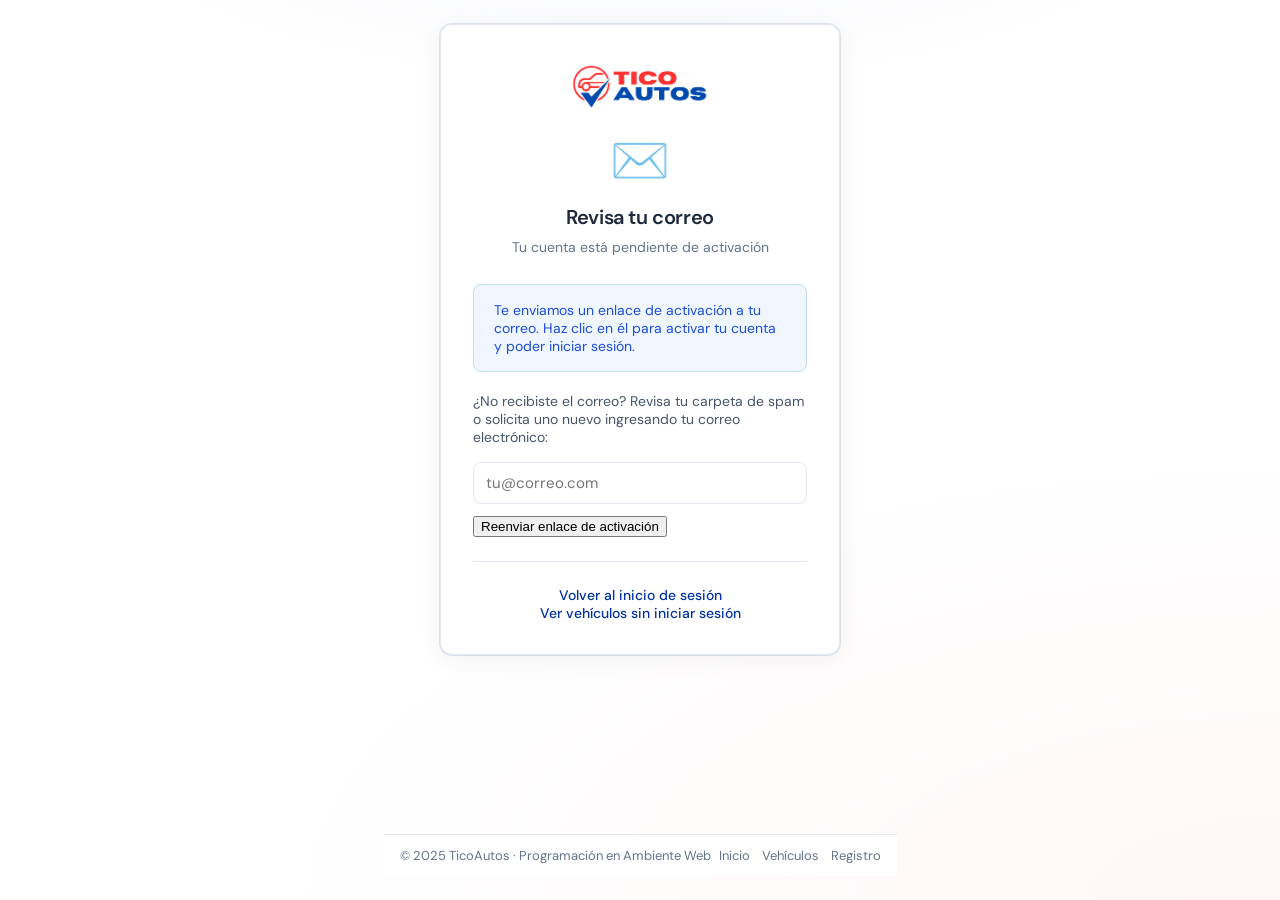
<file: pages/cuenta-pendiente.html>
<!DOCTYPE html>
<html lang="es">
<head>
  <meta charset="UTF-8">
  <meta name="viewport" content="width=device-width, initial-scale=1">
  <title>Cuenta pendiente - TicoAutos</title>
  <link rel="stylesheet" href="../css/login.css">
  <script src="../js/config.js"></script>
  <style>
    .status-icon { font-size: 3rem; margin-bottom: 0.75rem; display: block; }
    .info-box { background: #eff6ff; border: 1px solid #bfdbfe; border-radius: 8px; padding: 1rem 1.25rem; margin-bottom: 1.25rem; font-size: 0.875rem; color: #1d4ed8; }
    .info-box p { margin: 0; }
    .btn-secondary { display: block; width: 100%; padding: 0.625rem 1rem; font-family: inherit; font-size: 0.9375rem; font-weight: 500; color: #0031a0; background: #fff; border: 1.5px solid #0031a0; border-radius: 8px; cursor: pointer; transition: background 0.15s; text-align: center; text-decoration: none; }
    .btn-secondary:hover { background: #eff6ff; }
    .msg-success { color: #15803d; background: #f0fdf4; border: 1px solid #bbf7d0; border-radius: 8px; padding: 0.75rem 1rem; font-size: 0.875rem; margin-bottom: 1rem; display: none; }
    .msg-error   { color: #b91c1c; background: #fef2f2; border: 1px solid #fecaca; border-radius: 8px; padding: 0.75rem 1rem; font-size: 0.875rem; margin-bottom: 1rem; display: none; }
    #resendForm input[type="email"] { width: 100%; padding: 0.625rem 0.75rem; font-family: inherit; font-size: 0.9375rem; color: #1e293b; border: 1px solid #e2e8f0; border-radius: 8px; margin-bottom: 0.75rem; box-sizing: border-box; }
    #resendForm input[type="email"]:focus { outline: none; border-color: #0031a0; box-shadow: 0 0 0 3px rgba(0,49,160,0.12); }
    .countdown { font-size: 0.8rem; color: #64748b; margin-top: 0.5rem; text-align: center; display: none; }
    .mail-note-banner {
      display: none;
      font-size: 0.875rem;
      line-height: 1.5;
      color: #92400e;
      background: #fffbeb;
      border: 1px solid #fcd34d;
      border-radius: 8px;
      padding: 0.875rem 1rem;
      margin-bottom: 1rem;
    }
  </style>
</head>
<body class="auth-page">
<div class="auth-page-inner">
  <div class="auth-wrapper">
    <div class="auth-card">
      <div class="auth-header">
        <img src="../assets/TicoAutos_Logo.png" alt="TicoAutos" class="auth-logo-img">
        <span class="status-icon">✉️</span>
        <h1 class="auth-title">Revisa tu correo</h1>
        <p class="auth-subtitle">Tu cuenta está pendiente de activación</p>
      </div>

      <div id="mailNoteBanner" class="mail-note-banner" role="status"></div>

      <div class="info-box" id="infoBoxPrincipal">
        <p>Te enviamos un enlace de activación a tu correo. Haz clic en él para activar tu cuenta y poder iniciar sesión.</p>
      </div>

      <p style="font-size:0.875rem; color:#475569; margin: 0 0 1rem;">
        ¿No recibiste el correo? Revisa tu carpeta de spam o solicita uno nuevo ingresando tu correo electrónico:
      </p>

      <div id="msgSuccess" class="msg-success"></div>
      <div id="msgError" class="msg-error"></div>

      <form id="resendForm">
        <input type="email" id="emailInput" placeholder="tu@correo.com" required autocomplete="email">
        <button type="submit" class="auth-form btn-submit" id="btnResend">Reenviar enlace de activación</button>
      </form>
      <p id="countdown" class="countdown"></p>

      <div class="auth-footer">
        <p><a href="login.html">Volver al inicio de sesión</a></p>
        <p><a href="listado.html">Ver vehículos sin iniciar sesión</a></p>
      </div>
    </div>
  </div>

  <footer class="app-footer app-footer-auth">
    <div class="app-footer-inner">
      <p class="app-footer-copy">© 2025 TicoAutos · Programación en Ambiente Web</p>
      <div class="app-footer-links">
        <a href="../index.html">Inicio</a>
        <a href="listado.html">Vehículos</a>
        <a href="registro.html">Registro</a>
      </div>
    </div>
  </footer>
</div>

<script>
  const API_BASE = window.APP_CONFIG.API_BASE;
  const RESEND_URL = API_BASE + '/users/resend-activation';
  const DEFAULT_COOLDOWN_SECONDS = Number(window.APP_CONFIG.ACTIVATION_RESEND_COOLDOWN_SECONDS || 60);

  // Pre-rellenar email si vino por query param
  const params = new URLSearchParams(window.location.search);
  const emailParam = params.get('email');
  if (emailParam) document.getElementById('emailInput').value = decodeURIComponent(emailParam);

  try {
    const note = sessionStorage.getItem('ticoautos_activation_note');
    if (note) {
      const banner = document.getElementById('mailNoteBanner');
      banner.textContent = note;
      banner.style.display = 'block';
      sessionStorage.removeItem('ticoautos_activation_note');
    }
    const sent = sessionStorage.getItem('ticoautos_activation_sent');
    if (sent === '0') {
      const box = document.getElementById('infoBoxPrincipal');
      if (box) {
        box.querySelector('p').textContent =
          'Tu cuenta está creada, pero es posible que el correo de activación no se haya enviado todavía. Revisa spam, usa «Reenviar» abajo o espera unos minutos.';
      }
      sessionStorage.removeItem('ticoautos_activation_sent');
    } else if (sent === '1') {
      sessionStorage.removeItem('ticoautos_activation_sent');
    }
  } catch (_) { /* sessionStorage no disponible */ }

  let cooldownInterval = null;

  function showMsg(type, text) {
    const ok  = document.getElementById('msgSuccess');
    const err = document.getElementById('msgError');
    ok.style.display = 'none';
    err.style.display = 'none';
    if (type === 'success') { ok.textContent = text; ok.style.display = 'block'; }
    else                    { err.textContent = text; err.style.display = 'block'; }
  }

  function startCooldown(seconds) {
    const btn       = document.getElementById('btnResend');
    const countdown = document.getElementById('countdown');
    let remaining   = seconds;
    btn.disabled    = true;
    countdown.style.display = 'block';

    const tick = () => {
      countdown.textContent = `Podrás solicitar otro enlace en ${remaining} segundo${remaining !== 1 ? 's' : ''}.`;
      if (remaining <= 0) {
        clearInterval(cooldownInterval);
        btn.disabled = false;
        countdown.style.display = 'none';
      }
      remaining--;
    };
    tick();
    cooldownInterval = setInterval(tick, 1000);
  }

  document.getElementById('resendForm').addEventListener('submit', async function (e) {
    e.preventDefault();
    const email = document.getElementById('emailInput').value.trim();
    const btn   = document.getElementById('btnResend');
    btn.disabled = true;
    btn.textContent = 'Enviando...';

    try {
      const resp = await fetch(RESEND_URL, {
        method: 'POST',
        headers: { 'Content-Type': 'application/json' },
        body: JSON.stringify({ email }),
      });
      const data = await resp.json().catch(() => ({}));

      if (resp.status === 429) {
        // Extraer segundos del mensaje si viene
        const match = (data.message || '').match(/(\d+)\s*segundo/);
        const secs  = match ? parseInt(match[1], 10) : DEFAULT_COOLDOWN_SECONDS;
        showMsg('error', data.message || 'Espera antes de solicitar otro enlace.');
        startCooldown(secs);
      } else {
        showMsg('success', data.message || 'Si ese correo está registrado, recibirás el enlace en breve.');
        startCooldown(DEFAULT_COOLDOWN_SECONDS);
      }
    } catch {
      showMsg('error', 'No se pudo conectar al servidor. Intenta de nuevo.');
      btn.disabled = false;
    } finally {
      btn.textContent = 'Reenviar enlace de activación';
    }
  });
</script>
</body>
</html>
</file>
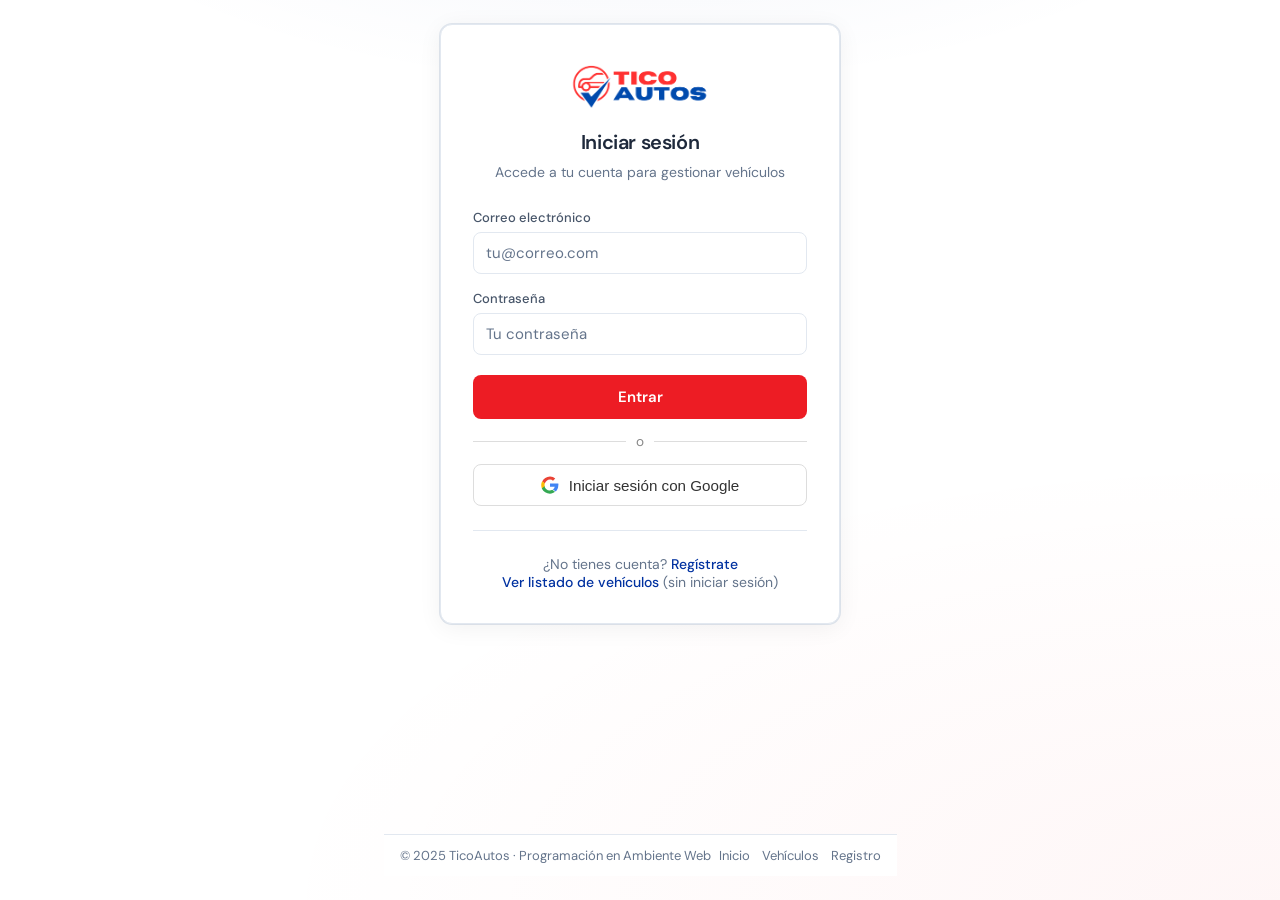
<file: pages/editar-vehiculo.html>
<!DOCTYPE html>
<html lang="es">
<head>
  <meta charset="UTF-8">
  <meta name="viewport" content="width=device-width, initial-scale=1">
  <title>Editar vehículo - TicoAutos</title>
  <link rel="stylesheet" href="../css/styles.css">
  <script src="../js/config.js"></script>
</head>
<body>
  <div class="app-shell">
    <header class="app-header">
      <div class="app-header-inner">
        <a href="../index.html" class="app-brand">
          <img src="../assets/TicoAutos_Logo.png" alt="TicoAutos" class="app-brand-logo">
        </a>
        <nav class="app-nav" id="appNav"></nav>
      </div>
    </header>

    <main class="app-main">
      <h1 class="page-title">Editar vehículo</h1>

      <section class="card" id="editCard">
        <h2 class="card-title">Modificar datos</h2>
        <p class="section-hint" id="loadHint">Cargando vehículo...</p>
        <form id="autoForm" style="display: none;">
          <div class="form-row">
            <div class="form-group">
              <label class="form-label" for="marca">Marca</label>
              <input type="text" id="marca" name="marca" class="form-input" placeholder="Ej. Toyota" required>
            </div>
            <div class="form-group">
              <label class="form-label" for="modelo">Modelo</label>
              <input type="text" id="modelo" name="modelo" class="form-input" placeholder="Ej. Corolla" required>
            </div>
          </div>
          <div class="form-row">
            <div class="form-group">
              <label class="form-label" for="anio">Año</label>
              <input type="number" id="anio" name="anio" class="form-input" placeholder="Ej. 2023" min="1900" max="2100" required>
            </div>
            <div class="form-group">
              <label class="form-label" for="precio">Precio (₡)</label>
              <input type="number" id="precio" name="precio" class="form-input" placeholder="Ej. 15000000" min="0" required>
            </div>
          </div>
          <div class="form-row">
            <div class="form-group">
              <label class="form-label" for="kilometraje">Kilometraje</label>
              <input type="number" id="kilometraje" name="kilometraje" class="form-input" placeholder="Ej. 45000" min="0" step="1">
            </div>
            <div class="form-group">
              <label class="form-label" for="tipoCombustible">Tipo de combustible</label>
              <select id="tipoCombustible" name="tipoCombustible" class="form-select">
                <option value="">Seleccione</option>
                <option value="gasolina">Gasolina</option>
                <option value="diesel">Diesel</option>
                <option value="hibrido">Híbrido</option>
                <option value="electrico">Eléctrico</option>
              </select>
            </div>
            <div class="form-group">
              <label class="form-label" for="tipoTransmision">Tipo de transmisión</label>
              <select id="tipoTransmision" name="tipoTransmision" class="form-select">
                <option value="">Seleccione</option>
                <option value="automatico">Automático</option>
                <option value="manual">Manual</option>
              </select>
            </div>
          </div>
          <div class="form-row">
            <div class="form-group">
              <label class="form-label" for="provincia">Provincia (Costa Rica)</label>
              <select id="provincia" name="provincia" class="form-select">
                <option value="">Seleccione</option>
                <option value="Alajuela">Alajuela</option>
                <option value="Cartago">Cartago</option>
                <option value="Guanacaste">Guanacaste</option>
                <option value="Heredia">Heredia</option>
                <option value="Limón">Limón</option>
                <option value="Puntarenas">Puntarenas</option>
                <option value="San José">San José</option>
              </select>
            </div>
            <div class="form-group">
              <label class="form-label" for="estado">Estado</label>
              <select id="estado" name="estado" class="form-select">
                <option value="disponible">Disponible</option>
                <option value="reservado">Reservado</option>
                <option value="vendido">Vendido</option>
              </select>
            </div>
          </div>
          <div class="form-group">
            <label class="form-label">Fotos actuales</label>
            <div id="fotosActuales" class="edit-fotos-actuales"></div>
          </div>
          <div class="form-group">
            <label class="form-label" for="fotos">Reemplazar fotos (opcional)</label>
            <input type="file" id="fotos" name="fotos" class="form-input" accept="image/jpeg,image/png,image/gif,image/webp" multiple>
            <span class="form-hint">Si eliges nuevas imágenes, reemplazarán las actuales. Puedes elegir varias (máximo 10). Hasta 5 MB cada una.</span>
          </div>
          <p id="formFeedback" class="form-feedback" role="alert" aria-live="polite"></p>
          <button type="submit" class="btn btn-primary">Guardar cambios</button>
          <a href="vehiculos.html" class="btn btn-light" style="margin-left: 0.5rem;">Cancelar</a>
        </form>
      </section>
    </main>

    <footer class="app-footer">
      <div class="app-footer-inner">
        <p class="app-footer-copy">© 2025 TicoAutos · Programación en Ambiente Web</p>
        <div class="app-footer-links">
          <a href="../index.html">Inicio</a>
          <a href="listado.html">Vehículos</a>
          <a href="inbox.html">Mensajes</a>
        </div>
      </div>
    </footer>
  </div>

  <script>
    // Base del backend (viene de ../js/config.js)
    const API_BASE = window.APP_CONFIG.API_BASE;
    // Origen del backend para armar URLs completas de imágenes
    const API_ORIGIN = window.APP_CONFIG.API_ORIGIN;
    // Claves en localStorage para la sesion
    const AUTH_TOKEN_KEY = 'authToken';
    const AUTH_USER_KEY = 'authUser';
    // Estados validos del vehiculo (se usa en la validacion)
    const ESTADOS = ['disponible', 'reservado', 'vendido'];
    // Limite de fotos que se permite enviar
    const MAX_FOTOS = 10;

    // ID del vehiculo que se quiere editar (viene de ?id=... en la URL)
    let vehicleId = '';

    // Cuando el HTML termina de cargarse, revisamos sesion y leemos el ?id=
    document.addEventListener('DOMContentLoaded', () => {
      const auth = getAuthContext();
      if (!auth) {
        // Si no hay token guardado, no se puede editar => mandamos a login
        window.location.replace('login.html');
        return;
      }

      const nav = document.getElementById('appNav');
      // Icono SVG para el link de cerrar sesion
      const logoutIcon = '<svg xmlns="http://www.w3.org/2000/svg" width="20" height="20" viewBox="0 0 24 24" fill="none" stroke="currentColor" stroke-width="2" stroke-linecap="round" stroke-linejoin="round"><path d="M9 21H5a2 2 0 0 1-2-2V5a2 2 0 0 1 2-2h4"/><polyline points="16 17 21 12 16 7"/><line x1="21" y1="12" x2="9" y2="12"/></svg>';
      nav.innerHTML = '<a href="../index.html">Inicio</a><div class="nav-dropdown"><span class="nav-dropdown-trigger nav-active">Vehículos</span><div class="nav-dropdown-menu"><a href="vehiculos.html">Mis vehículos</a><a href="crear-vehiculo.html">Crear vehículo</a><a href="listado.html">Ver listado</a></div></div><a href="inbox.html">Mensajes</a><a href="perfil.html">Mi perfil</a><a href="#" id="logoutLink" class="nav-logout" title="Cerrar sesión" aria-label="Cerrar sesión">' + logoutIcon + '</a>';
      document.getElementById('logoutLink').addEventListener('click', e => {
        e.preventDefault();
        // Borrar sesion y volver a login
        clearAuth();
        window.location.href = 'login.html';
      });

      // Leemos el id del vehiculo desde la URL
      const params = new URLSearchParams(window.location.search);
      vehicleId = params.get('id') || '';
      if (!vehicleId) {
        // Si no vinieron parametros, no sabemos que vehiculo editar
        showError('No se indicó el vehículo a editar.');
        return;
      }
      // Cargamos los datos actuales del vehiculo antes de mostrar el formulario
      loadVehicle(auth);
    });

    // Borra token y usuario guardados en el navegador
    function clearAuth() {
      localStorage.removeItem(AUTH_USER_KEY);
      localStorage.removeItem(AUTH_TOKEN_KEY);
    }

    // Intenta reconstruir la sesion desde localStorage
    // Retorna { token, user } o null si no se puede
    function getAuthContext() {
      const token = localStorage.getItem(AUTH_TOKEN_KEY);
      const rawUser = localStorage.getItem(AUTH_USER_KEY);
      if (!token || !rawUser) return null;
      try {
        const user = JSON.parse(rawUser);
        if (!user || Object.keys(user).length === 0) return null;
        return { token, user };
      } catch {
        // Si el JSON esta corrupto, mejor limpiar y pedir login
        clearAuth();
        return null;
      }
    }

    // Muestra un mensaje debajo del formulario (exito o validacion)
    function setFormFeedback(msg) {
      document.getElementById('formFeedback').textContent = msg || '';
    }

    // Muestra un error general y oculta el formulario si falla
    function showError(msg) {
      document.getElementById('loadHint').textContent = msg;
      document.getElementById('loadHint').innerHTML += ' <a href="vehiculos.html">Volver a Mis vehículos</a>';
      document.getElementById('autoForm').style.display = 'none';
    }

    // Ayuda para no inyectar HTML si en algun momento imprimimos texto del backend
    // (En este archivo actualmente no se usa, pero deja la intención clara)
    function escapeHtml(s) {
      if (!s) return '';
      const div = document.createElement('div');
      div.textContent = s;
      return div.innerHTML;
    }

    // Carga los datos del vehiculo y precarga el formulario
    async function loadVehicle(auth) {
      const loadHint = document.getElementById('loadHint');
      const form = document.getElementById('autoForm');
      try {
        // Pedimos el vehiculo por id
        const resp = await fetch(`${API_BASE}/autos/${vehicleId}`, {
          // Mandamos el token para que el backend valide permisos
          headers: { 'Authorization': `Bearer ${auth.token}` }
        });
        const result = await resp.json().catch(() => ({}));
        if (!resp.ok) {
          // Si el backend dice "no existe" o "no autorizado", mostramos mensaje
          showError(result.message || 'No se pudo cargar el vehículo.');
          return;
        }

        // Algunos backends devuelven { data: ... } y otros devuelven el objeto directo
        const vehicle = result.data || result;

        // Validacion de permisos: solo el dueño puede editar
        const ownerId = String(vehicle.owner_id?._id || vehicle.owner_id?.id || vehicle.owner_id || '').trim();
        const userId = String(auth.user?.id || auth.user?._id || '').trim();
        if (ownerId !== userId) {
          // Si el vehiculo no es del usuario autenticado, no lo deja editar
          showError('No tienes permiso para editar este vehículo.');
          return;
        }

        // Rellenamos los campos del formulario con los datos actuales
        document.getElementById('marca').value = vehicle.marca || '';
        document.getElementById('modelo').value = vehicle.modelo || '';
        document.getElementById('anio').value = vehicle.anio ?? '';
        document.getElementById('precio').value = vehicle.precio ?? '';
        document.getElementById('kilometraje').value = vehicle.kilometraje != null ? vehicle.kilometraje : '';
        document.getElementById('tipoCombustible').value = vehicle.tipoCombustible || '';
        document.getElementById('tipoTransmision').value = vehicle.tipoTransmision || '';
        document.getElementById('provincia').value = vehicle.provincia || '';
        document.getElementById('estado').value = vehicle.estado || 'disponible';

        // Mostramos las fotos actuales del vehiculo
        const fotosActualesEl = document.getElementById('fotosActuales');
        const fotos = vehicle.fotos && Array.isArray(vehicle.fotos) ? vehicle.fotos : [];
        if (fotos.length > 0) {
          fotosActualesEl.innerHTML = fotos.map((path, i) =>
            `<img src="${API_ORIGIN}${path}" alt="Foto ${i + 1}" class="edit-foto-thumb">`
          ).join('');
        } else {
          fotosActualesEl.innerHTML = '<span class="form-hint">Sin fotos cargadas.</span>';
        }

        // Ya cargamos todo: ocultamos el "cargando" y mostramos el formulario
        loadHint.style.display = 'none';
        form.style.display = 'block';
      } catch (err) {
        console.error(err);
        // Error inesperado (red, parseo, etc.)
        showError('Error al cargar el vehículo.');
      }
    }

    // Valida los campos antes de mandar el PUT al backend
    function validateForm() {
      const marca = document.getElementById('marca').value.trim();
      const modelo = document.getElementById('modelo').value.trim();
      const anio = parseInt(document.getElementById('anio').value, 10);
      const precio = parseFloat(document.getElementById('precio').value);
      const estado = document.getElementById('estado').value;
      const fotosInput = document.getElementById('fotos');
      if (!marca || !modelo) return 'Marca y modelo son obligatorios.';
      const currentYear = new Date().getFullYear() + 1;
      if (!Number.isInteger(anio) || anio < 1900 || anio > currentYear) return `El año debe estar entre 1900 y ${currentYear}.`;
      if (!Number.isFinite(precio) || precio <= 0) return 'El precio debe ser mayor que 0.';
      if (estado && !ESTADOS.includes(estado)) return 'Estado inválido.';
      // Si el usuario eligió demasiadas imágenes nuevas, lo bloqueamos aquí
      if (fotosInput.files.length > MAX_FOTOS) return `Máximo ${MAX_FOTOS} fotos.`;
      return '';
    }

    // Al enviar el formulario hacemos un PUT para guardar cambios
    document.getElementById('autoForm').addEventListener('submit', async (e) => {
      e.preventDefault();
      const auth = getAuthContext();
      if (!auth) {
        // Si se pierde la sesion en el camino, pedimos login
        window.location.href = 'login.html';
        return;
      }
      // Validamos lo que el usuario editó
      const err = validateForm();
      if (err) {
        setFormFeedback(err);
        return;
      }
      setFormFeedback('');

      // FormData permite enviar texto + archivos en el mismo request
      const formData = new FormData();
      formData.append('marca', document.getElementById('marca').value.trim());
      formData.append('modelo', document.getElementById('modelo').value.trim());
      formData.append('anio', document.getElementById('anio').value);
      formData.append('precio', document.getElementById('precio').value);
      formData.append('estado', document.getElementById('estado').value || 'disponible');

      // Campos opcionales: si el usuario deja vacio, mandamos string vacio
      const km = document.getElementById('kilometraje').value.trim();
      formData.append('kilometraje', km || '');
      formData.append('tipoCombustible', document.getElementById('tipoCombustible').value || '');
      formData.append('tipoTransmision', document.getElementById('tipoTransmision').value || '');
      formData.append('provincia', document.getElementById('provincia').value || '');
      const fotosInput = document.getElementById('fotos');
      for (let i = 0; i < Math.min(fotosInput.files.length, MAX_FOTOS); i++) {
        // Enviamos las fotos nuevas (si eligió alguna). Si no eligió, el backend decide que hacer.
        formData.append('fotos', fotosInput.files[i]);
      }

      try {
        // Pedimos al backend actualizar el vehiculo
        const resp = await fetch(`${API_BASE}/autos/${vehicleId}`, {
          method: 'PUT',
          headers: { 'Authorization': `Bearer ${auth.token}` },
          body: formData
        });
        const data = await resp.json().catch(() => ({}));
        // Si el backend falla, mostramos su mensaje (si existe)
        if (!resp.ok) throw new Error(data.message || 'Error al guardar');

        // Si todo sale bien, avisamos y regresamos a "Mis vehículos"
        setFormFeedback('Cambios guardados correctamente.');
        setTimeout(() => { window.location.href = 'vehiculos.html'; }, 1500);
      } catch (err) {
        // Error de red o respuesta inesperada
        setFormFeedback(err.message || 'Error al guardar cambios');
      }
    });
  </script>
</body>
</html>
</file>
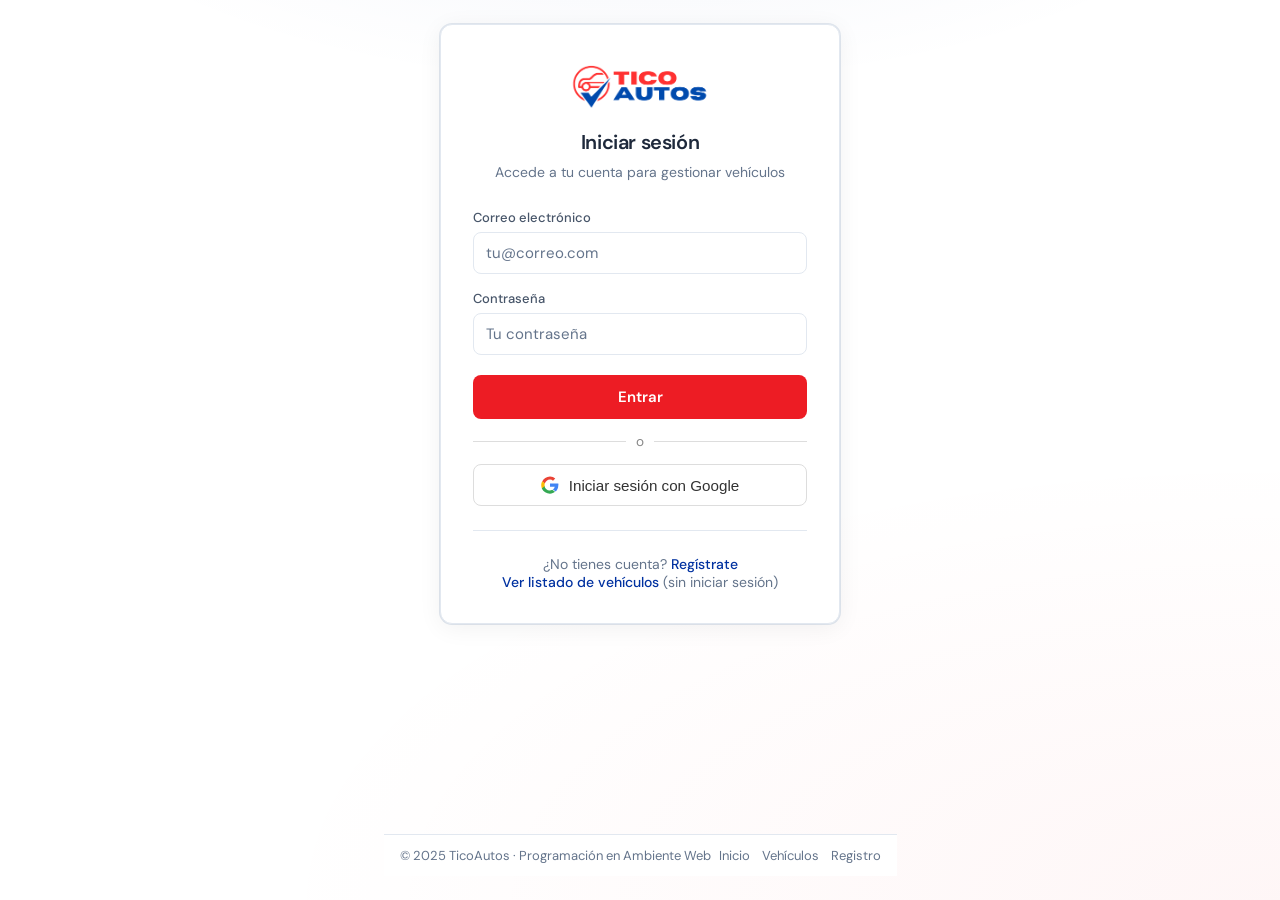
<file: pages/inbox.html>
<!DOCTYPE html>
<html lang="es">
<head>
  <meta charset="UTF-8">
  <meta name="viewport" content="width=device-width, initial-scale=1">
  <title>Inbox - TicoAutos</title>
  <link rel="stylesheet" href="../css/styles.css">
  <script src="../js/config.js"></script>
</head>
<body>
  <div class="app-shell">
    <header class="app-header">
      <div class="app-header-inner">
        <a href="../index.html" class="app-brand">
          <img src="../assets/TicoAutos_Logo.png" alt="TicoAutos" class="app-brand-logo">
        </a>
        <nav class="app-nav" id="appNav"></nav>
      </div>
    </header>

    <main class="app-main inbox-main">
      <h1 class="page-title">Mensajes</h1>
      <p class="inbox-intro">Tus conversaciones son <strong>privadas</strong>: solo tú y la otra persona pueden verlas.</p>

      <section class="card inbox-card">
        <h2 class="card-title">Conversaciones en mis vehículos</h2>
        <p class="section-hint">Preguntas que te han hecho como vendedor. Responde desde aquí o desde la ficha del vehículo.</p>
        <div id="ownerInbox" class="inbox-list"></div>
      </section>

      <section class="card inbox-card">
        <h2 class="card-title">Mis preguntas realizadas</h2>
        <p class="section-hint">Preguntas que tú hiciste y las respuestas de los propietarios.</p>
        <ul id="myQuestions" class="conversation-list conversation-list-with-avatars"></ul>
      </section>
    </main>

    <footer class="app-footer">
      <div class="app-footer-inner">
        <p class="app-footer-copy">© 2025 TicoAutos · Programación en Ambiente Web</p>
        <div class="app-footer-links">
          <a href="../index.html">Inicio</a>
          <a href="listado.html">Vehículos</a>
          <a href="inbox.html">Mensajes</a>
        </div>
      </div>
    </footer>
  </div>

  <script>
    const API_BASE = window.APP_CONFIG.API_BASE;
    const API_ORIGIN = window.APP_CONFIG.API_ORIGIN;
    const AUTH_TOKEN_KEY = 'authToken';
    const AUTH_USER_KEY = 'authUser';
    const OWNER_INBOX_ERROR = 'No se pudo cargar el inbox del propietario.';
    const MY_QUESTIONS_ERROR = 'No se pudo cargar tu historial de preguntas.';

    const ownerInboxEl = document.getElementById('ownerInbox');
    const myQuestionsEl = document.getElementById('myQuestions');

    function getAvatarUrl(user, size) {
      if (!user) return '';
      const foto = user.foto_perfil;
      if (foto && String(foto).trim()) {
        return foto.startsWith('http') ? foto : (API_ORIGIN + (foto.startsWith('/') ? '' : '/') + foto);
      }
      return '';
    }
    function getInitials(nombre, username) {
      const n = (nombre || username || 'U').trim();
      const parts = n.split(/\s+/);
      if (parts.length >= 2) return (parts[0][0] + parts[1][0]).toUpperCase();
      return (n[0] || 'U').toUpperCase();
    }
    function renderAvatar(user, nameOrUsername, cssClass) {
      const url = getAvatarUrl(user, 40);
      const name = nameOrUsername || (user && (user.nombre || user.username)) || 'Usuario';
      if (url) return `<img src="${escapeHtml(url)}" alt="" class="avatar ${cssClass || ''}" loading="lazy">`;
      return `<span class="avatar avatar-initials ${cssClass || ''}" aria-hidden="true">${escapeHtml(getInitials(name, user && user.username))}</span>`;
    }

    document.addEventListener('DOMContentLoaded', init);

    function init() {
      const auth = getAuth();
      if (!auth) return redirectToLogin();

      setupNav();
      loadInbox(auth);
    }

    function setupNav() {
      const nav = document.getElementById('appNav');
      const logoutIcon = '<svg xmlns="http://www.w3.org/2000/svg" width="20" height="20" viewBox="0 0 24 24" fill="none" stroke="currentColor" stroke-width="2" stroke-linecap="round" stroke-linejoin="round"><path d="M9 21H5a2 2 0 0 1-2-2V5a2 2 0 0 1 2-2h4"/><polyline points="16 17 21 12 16 7"/><line x1="21" y1="12" x2="9" y2="12"/></svg>';
      nav.innerHTML = '<a href="../index.html">Inicio</a><div class="nav-dropdown"><span class="nav-dropdown-trigger">Vehículos</span><div class="nav-dropdown-menu"><a href="vehiculos.html">Mis vehículos</a><a href="crear-vehiculo.html">Crear vehículo</a><a href="listado.html">Ver listado</a></div></div><a href="inbox.html" class="nav-active">Mensajes</a><a href="perfil.html">Mi perfil</a><a href="#" id="logoutLink" class="nav-logout" title="Cerrar sesión" aria-label="Cerrar sesión">' + logoutIcon + '</a>';

      document.getElementById('logoutLink').addEventListener('click', event => {
        event.preventDefault();
        clearAuth();
        redirectToLogin();
      });
    }

    function redirectToLogin() {
      window.location.replace('login.html');
    }

    function clearAuth() {
      localStorage.removeItem(AUTH_USER_KEY);
      localStorage.removeItem(AUTH_TOKEN_KEY);
    }

    function getAuth() {
      const token = localStorage.getItem(AUTH_TOKEN_KEY);
      const rawUser = localStorage.getItem(AUTH_USER_KEY);
      if (!token || !rawUser) return null;

      try {
        const user = JSON.parse(rawUser);
        if (!user || Object.keys(user).length === 0) return null;
        return { token, user };
      } catch {
        clearAuth();
        return null;
      }
    }

    function getUserId(user) {
      return String(user?._id || user?.id || user?.userId || '').trim();
    }

    function isOwner(auto, userId) {
      const ownerId = String(auto?.owner_id?._id || auto?.owner_id?.id || auto?.owner_id || '').trim();
      return Boolean(userId && ownerId && userId === ownerId);
    }

    function escapeHtml(s) {
      if (!s) return '';
      const div = document.createElement('div');
      div.textContent = s;
      return div.innerHTML;
    }

    function normalizeList(payload, keys) {
      for (const key of keys) {
        if (Array.isArray(payload?.[key])) return payload[key];
      }
      return [];
    }

    function normalizeObject(payload) {
      if (!payload || typeof payload !== 'object') return null;
      return payload.data || payload.answer || payload.auto || payload.question || payload;
    }

    async function api(path, auth, options = {}) {
      const url = `${API_BASE}${path}`;
      const response = await fetch(url, {
        ...options,
        headers: {
          'Content-Type': 'application/json',
          'Authorization': `Bearer ${auth.token}`,
          ...(options.headers || {})
        }
      });

      const data = await response.json().catch(() => ({}));
      if (!response.ok) {
        console.error(`[API ${response.status}] ${options.method || 'GET'} ${url}`, data);
        if (response.status === 404) {
          throw new Error(`Ruta no encontrada: ${path} (404). Verifica que el backend esté corriendo.`);
        }
        const msg = (typeof data === 'string' && data)
          || data.message || data.msg || data.error || data.mensaje
          || (typeof data.error === 'object' ? data.error?.message : '')
          || (Array.isArray(data.errors) && data.errors.length
               ? data.errors.map(e => e.msg || e.message || String(e)).join(', ')
               : '')
          || `Error ${response.status}`;
        throw new Error(msg);
      }

      return data;
    }

    async function getAnswerForQuestion(auth, questionId) {
      try {
        const data = await api(`/answers/question/${questionId}`, auth);
        return normalizeObject(data);
      } catch {
        return null;
      }
    }

    async function getMyAutos(auth) {
      try {
        const mineData = await api('/autos/mis', auth);
        return normalizeList(mineData, ['data', 'autos']);
      } catch {
        const allData = await api('/autos', auth);
        const userId = getUserId(auth.user);
        return normalizeList(allData, ['data', 'autos']).filter(auto => isOwner(auto, userId));
      }
    }

    async function renderOwnerInbox(auth) {
      const myAutos = await getMyAutos(auth);
      if (!myAutos.length) {
        ownerInboxEl.innerHTML = '<div class="empty-state">No tienes vehículos publicados, por lo tanto no hay conversaciones como propietario.</div>';
        return;
      }

      const blocks = [];
      for (const auto of myAutos) {
        const autoId = auto._id || auto.id;
        if (!autoId) continue;

        const questionsData = await api(`/questions/vehicle/${autoId}`, auth);
        const questions = normalizeList(questionsData, ['data', 'questions']);

        const items = await Promise.all(questions.map(async (question) => {
          const questionId = question._id || question.id;
          const answer = questionId ? await getAnswerForQuestion(auth, questionId) : null;
          const questionText = question.pregunta || question.texto || question.texto_pregunta || '';
          const asker = question.usuario_pregunta_id;
          const askedBy = asker?.nombre || asker?.username || 'Usuario';
          return `<li class="conversation-item conversation-item-with-avatar">
            <div class="conversation-row">
              <div class="conversation-avatar">${renderAvatar(asker, askedBy, 'avatar-asker')}</div>
              <div class="conversation-body">
                <div class="conversation-head">
                  <span class="conversation-role">${escapeHtml(String(askedBy))}</span>
                  <span class="conversation-date">${new Date(question.fecha_pregunta || Date.now()).toLocaleString('es-CR')}</span>
                </div>
                <p class="conversation-text">${escapeHtml(questionText)}</p>
                ${answer ? `<div class="answer-box answer-with-avatar"><p class="answer-title">Tu respuesta</p><p class="conversation-text">${escapeHtml(answer.texto_respuesta || answer.respuesta || '')}</p><p class="conversation-date">${new Date(answer.fecha_respuesta || Date.now()).toLocaleString('es-CR')}</p></div>` : '<p class="pending-answer">Pendiente de responder.</p>'}
              </div>
            </div>
          </li>`;
        }));

        const title = `${auto.marca || ''} ${auto.modelo || ''}`.trim();
        blocks.push(`<article class="inbox-vehicle-block">
          <h3 class="inbox-vehicle-title">${escapeHtml(title || 'Vehículo')}</h3>
          <p class="conversation-meta">${auto.anio || ''} · Estado: ${escapeHtml(auto.estado || 'disponible')} · <a href="vehiculo.html?id=${encodeURIComponent(autoId)}" class="inline-link">Ver vehículo y responder</a></p>
          ${items.length ? `<ul class="conversation-list conversation-list-with-avatars">${items.join('')}</ul>` : '<div class="empty-inline">Sin preguntas en este vehículo.</div>'}
        </article>`);
      }

      ownerInboxEl.innerHTML = blocks.length ? blocks.join('') : '<div class="empty-state">No se encontraron conversaciones para tus vehículos.</div>';
    }

    async function renderMyQuestions(auth) {
      const questionsData = await api('/questions/mine', auth);
      const questions = normalizeList(questionsData, ['data', 'questions']);
      if (!questions.length) {
        myQuestionsEl.innerHTML = '<li class="empty-state">Aún no has realizado preguntas.</li>';
        return;
      }

      const rendered = await Promise.all(questions.map(async (question) => {
        const questionId = question._id || question.id;
        const answer = questionId ? await getAnswerForQuestion(auth, questionId) : null;
        const questionText = question.pregunta || question.texto || question.texto_pregunta || '';
        const vehicleId = question.vehiculo_id?._id || question.vehiculo_id || '';
        const vehicleName = (question.vehiculo_id?.marca || '') + ' ' + (question.vehiculo_id?.modelo || '').trim() || 'Ver detalle';
        const owner = question.usuario_duenio_id;
        const ownerName = owner?.nombre || owner?.username || 'Propietario';
        const responder = answer?.usuario_responde_id;

        return `<li class="conversation-item conversation-item-with-avatar">
          <div class="conversation-row">
            <div class="conversation-avatar">${renderAvatar(owner, ownerName, 'avatar-owner')}</div>
            <div class="conversation-body">
              <div class="conversation-head">
                <span class="conversation-role">${escapeHtml(ownerName)} (vendedor)</span>
                <span class="conversation-date">${new Date(question.fecha_pregunta || Date.now()).toLocaleString('es-CR')}</span>
              </div>
              <p class="conversation-meta">Vehículo: <a class="inline-link" href="vehiculo.html?id=${encodeURIComponent(vehicleId)}">${escapeHtml(String(vehicleName).trim())}</a></p>
              <p class="conversation-text">${escapeHtml(questionText)}</p>
              ${answer ? `<div class="answer-box answer-with-avatar"><p class="answer-title">Respuesta de ${escapeHtml(responder?.nombre || responder?.username || 'propietario')}</p><p class="conversation-text">${escapeHtml(answer.texto_respuesta || answer.respuesta || '')}</p><p class="conversation-date">${new Date(answer.fecha_respuesta || Date.now()).toLocaleString('es-CR')}</p></div>` : '<p class="pending-answer">Aún no has recibido respuesta.</p>'}
            </div>
          </div>
        </li>`;
      }));

      myQuestionsEl.innerHTML = rendered.join('');
    }

    async function loadInbox(auth) {
      try {
        await renderOwnerInbox(auth);
        await renderMyQuestions(auth);
      } catch (err) {
        console.error(err);
        ownerInboxEl.innerHTML = `<div class="empty-state">${OWNER_INBOX_ERROR}</div>`;
        myQuestionsEl.innerHTML = `<li class="empty-state">${MY_QUESTIONS_ERROR}</li>`;
      }
    }
  </script>
</body>
</html>
</file>
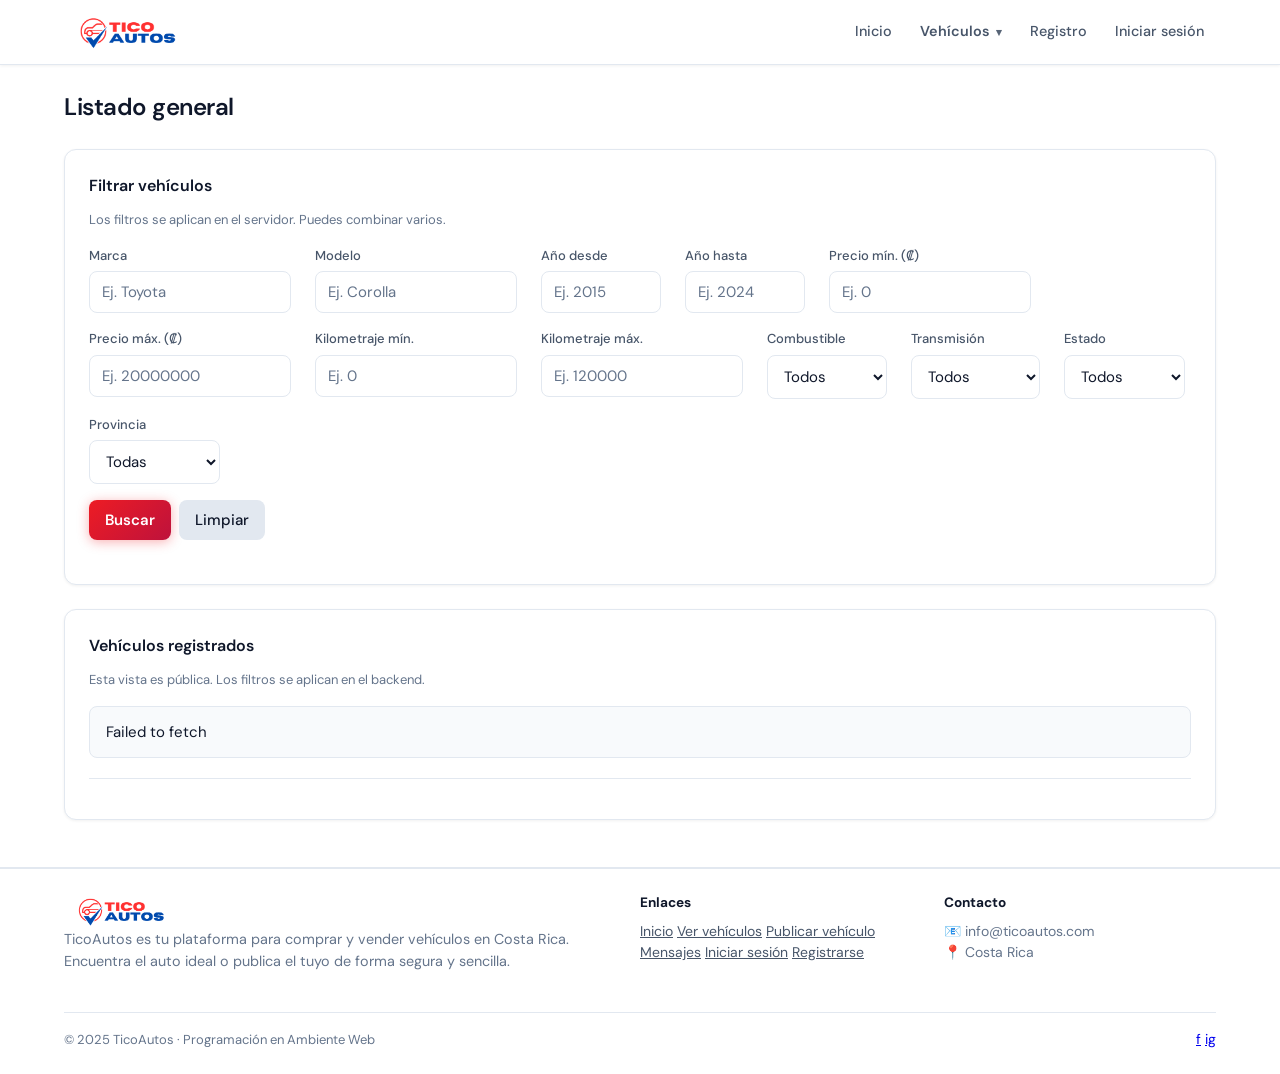
<file: pages/listado.html>
<!DOCTYPE html>
<html lang="es">
<head>
  <meta charset="UTF-8">
  <meta name="viewport" content="width=device-width, initial-scale=1">
  <title>Listado de vehículos - TicoAutos</title>
  <link rel="stylesheet" href="../css/styles.css">
  <script src="../js/config.js"></script>
</head>
<body>
  <div class="app-shell">
    <header class="app-header">
      <div class="app-header-inner">
        <a href="../index.html" class="app-brand">
          <img src="../assets/TicoAutos_Logo.png" alt="TicoAutos" class="app-brand-logo">
        </a>
        <nav class="app-nav" id="appNav"></nav>
      </div>
    </header>

    <main class="app-main">
      <h1 class="page-title">Listado general</h1>

      <section class="card filters-card">
        <h2 class="card-title">Filtrar vehículos</h2>
        <p class="section-hint">Los filtros se aplican en el servidor. Puedes combinar varios.</p>
        <form id="filtersForm" class="filters-form">
          <div class="form-row form-row-wrap">
            <div class="form-group">
              <label class="form-label" for="fMarca">Marca</label>
              <input type="text" id="fMarca" name="marca" class="form-input" placeholder="Ej. Toyota">
            </div>
            <div class="form-group">
              <label class="form-label" for="fModelo">Modelo</label>
              <input type="text" id="fModelo" name="modelo" class="form-input" placeholder="Ej. Corolla">
            </div>
            <div class="form-group">
              <label class="form-label" for="fMinAnio">Año desde</label>
              <input type="number" id="fMinAnio" name="minAnio" class="form-input" placeholder="Ej. 2015" min="1900" max="2100">
            </div>
            <div class="form-group">
              <label class="form-label" for="fMaxAnio">Año hasta</label>
              <input type="number" id="fMaxAnio" name="maxAnio" class="form-input" placeholder="Ej. 2024" min="1900" max="2100">
            </div>
            <div class="form-group">
              <label class="form-label" for="fMinPrecio">Precio mín. (₡)</label>
              <input type="number" id="fMinPrecio" name="minPrecio" class="form-input" placeholder="Ej. 0" min="0">
            </div>
            <div class="form-group">
              <label class="form-label" for="fMaxPrecio">Precio máx. (₡)</label>
              <input type="number" id="fMaxPrecio" name="maxPrecio" class="form-input" placeholder="Ej. 20000000" min="0">
            </div>
            <div class="form-group">
              <label class="form-label" for="fMinKm">Kilometraje mín.</label>
              <input type="number" id="fMinKm" name="minKilometraje" class="form-input" placeholder="Ej. 0" min="0">
            </div>
            <div class="form-group">
              <label class="form-label" for="fMaxKm">Kilometraje máx.</label>
              <input type="number" id="fMaxKm" name="maxKilometraje" class="form-input" placeholder="Ej. 120000" min="0">
            </div>
            <div class="form-group">
              <label class="form-label" for="fCombustible">Combustible</label>
              <select id="fCombustible" name="tipoCombustible" class="form-select">
                <option value="">Todos</option>
                <option value="gasolina">Gasolina</option>
                <option value="diesel">Diesel</option>
                <option value="hibrido">Híbrido</option>
                <option value="electrico">Eléctrico</option>
              </select>
            </div>
            <div class="form-group">
              <label class="form-label" for="fTransmision">Transmisión</label>
              <select id="fTransmision" name="tipoTransmision" class="form-select">
                <option value="">Todos</option>
                <option value="automatico">Automático</option>
                <option value="manual">Manual</option>
              </select>
            </div>
            <div class="form-group">
              <label class="form-label" for="fEstado">Estado</label>
              <select id="fEstado" name="estado" class="form-select">
                <option value="">Todos</option>
                <option value="disponible">Disponible</option>
                <option value="reservado">Reservado</option>
                <option value="vendido">Vendido</option>
              </select>
            </div>
            <div class="form-group">
              <label class="form-label" for="fProvincia">Provincia</label>
              <select id="fProvincia" name="provincia" class="form-select">
                <option value="">Todas</option>
                <option value="Alajuela">Alajuela</option>
                <option value="Cartago">Cartago</option>
                <option value="Guanacaste">Guanacaste</option>
                <option value="Heredia">Heredia</option>
                <option value="Limón">Limón</option>
                <option value="Puntarenas">Puntarenas</option>
                <option value="San José">San José</option>
              </select>
            </div>
            <div class="form-group form-group-actions">
              <button type="submit" class="btn btn-primary">Buscar</button>
              <button type="button" id="clearFiltersBtn" class="btn btn-light">Limpiar</button>
            </div>
          </div>
        </form>
      </section>

      <section class="card">
        <h2 class="card-title">Vehículos registrados</h2>
        <p class="section-hint" id="listHint">Esta vista es pública. Los filtros se aplican en el backend.</p>
        <ul id="autosList" class="autos-list"></ul>
        <nav id="paginationNav" class="pagination-nav" aria-label="Paginación"></nav>
      </section>
    </main>

    <footer class="app-footer">
      <div class="app-footer-inner">
        <div class="app-footer-col">
          <div class="app-footer-brand">
            <img src="../assets/TicoAutos_Logo.png" alt="TicoAutos">
          </div>
          <p class="app-footer-about">TicoAutos es tu plataforma para comprar y vender vehículos en Costa Rica. Encuentra el auto ideal o publica el tuyo de forma segura y sencilla.</p>
        </div>
        <div class="app-footer-col">
          <h4>Enlaces</h4>
          <div class="app-footer-links">
            <a href="../index.html">Inicio</a>
            <a href="listado.html">Ver vehículos</a>
            <a href="crear-vehiculo.html">Publicar vehículo</a>
            <a href="inbox.html">Mensajes</a>
            <a href="login.html">Iniciar sesión</a>
            <a href="registro.html">Registrarse</a>
          </div>
        </div>
        <div class="app-footer-col">
          <h4>Contacto</h4>
          <ul class="app-footer-contact">
            <li>📧 info@ticoautos.com</li>
            <li>📍 Costa Rica</li>
          </ul>
        </div>
        <div class="app-footer-bottom">
          <p class="app-footer-copy">© 2025 TicoAutos · Programación en Ambiente Web</p>
          <div class="app-footer-social">
            <a href="#" aria-label="Facebook">f</a>
            <a href="#" aria-label="Instagram">ig</a>
          </div>
        </div>
      </div>
    </footer>
  </div>

  <script>
    const API_BASE = window.APP_CONFIG.API_BASE;
    const AUTH_TOKEN_KEY = 'authToken';
    const AUTH_USER_KEY = 'authUser';
    const DEFAULT_PAGE = 1;
    const DEFAULT_LIMIT = 10;

    document.addEventListener('DOMContentLoaded', () => {
      setupNav();
      bindFilters();
      applyFiltersFromUrl();
      cargarAutos();
    });

    function setupNav() {
      const auth = getAuthContext();
      const nav = document.getElementById('appNav');
      const logoutIcon = '<svg xmlns="http://www.w3.org/2000/svg" width="20" height="20" viewBox="0 0 24 24" fill="none" stroke="currentColor" stroke-width="2" stroke-linecap="round" stroke-linejoin="round"><path d="M9 21H5a2 2 0 0 1-2-2V5a2 2 0 0 1 2-2h4"/><polyline points="16 17 21 12 16 7"/><line x1="21" y1="12" x2="9" y2="12"/></svg>';
      if (auth) {
        nav.innerHTML = '<a href="../index.html">Inicio</a><div class="nav-dropdown"><span class="nav-dropdown-trigger nav-active">Vehículos</span><div class="nav-dropdown-menu"><a href="vehiculos.html">Mis vehículos</a><a href="crear-vehiculo.html">Crear vehículo</a><a href="listado.html">Ver listado</a></div></div><a href="inbox.html">Mensajes</a><a href="perfil.html">Mi perfil</a><a href="#" id="logoutLink" class="nav-logout" title="Cerrar sesión" aria-label="Cerrar sesión">' + logoutIcon + '</a>';
        document.getElementById('logoutLink').addEventListener('click', e => {
          e.preventDefault();
          clearAuth();
          window.location.href = 'login.html';
        });
      } else {
        nav.innerHTML = '<a href="../index.html">Inicio</a><div class="nav-dropdown"><span class="nav-dropdown-trigger nav-active">Vehículos</span><div class="nav-dropdown-menu"><a href="listado.html">Ver listado</a></div></div><a href="registro.html">Registro</a><a href="login.html">Iniciar sesión</a>';
      }
    }

    function clearAuth() {
      localStorage.removeItem(AUTH_USER_KEY);
      localStorage.removeItem(AUTH_TOKEN_KEY);
    }

    function getAuthContext() {
      const token = localStorage.getItem(AUTH_TOKEN_KEY);
      const rawUser = localStorage.getItem(AUTH_USER_KEY);
      if (!token || !rawUser) return null;
      try {
        const user = JSON.parse(rawUser);
        if (!user || Object.keys(user).length === 0) return null;
        return { token, user };
      } catch {
        clearAuth();
        return null;
      }
    }

    function escapeHtml(s) {
      if (!s) return '';
      const div = document.createElement('div');
      div.textContent = s;
      return div.innerHTML;
    }

    function formatNumber(n) {
      if (n == null) return '0';
      return Number(n).toLocaleString('es-CR');
    }

    function getQueryParams() {
      const params = new URLSearchParams(window.location.search);
      return {
        marca: params.get('marca') || '',
        modelo: params.get('modelo') || '',
        minAnio: params.get('minAnio') || '',
        maxAnio: params.get('maxAnio') || '',
        minPrecio: params.get('minPrecio') || '',
        maxPrecio: params.get('maxPrecio') || '',
        minKilometraje: params.get('minKilometraje') || '',
        maxKilometraje: params.get('maxKilometraje') || '',
        tipoCombustible: params.get('tipoCombustible') || '',
        tipoTransmision: params.get('tipoTransmision') || '',
        estado: params.get('estado') || '',
        provincia: params.get('provincia') || '',
        page: Math.max(1, parseInt(params.get('page'), 10) || DEFAULT_PAGE),
        limit: Math.min(100, Math.max(1, parseInt(params.get('limit'), 10) || DEFAULT_LIMIT))
      };
    }

    function buildSearchParams(filters) {
      const sp = new URLSearchParams();
      if (filters.marca) sp.set('marca', filters.marca);
      if (filters.modelo) sp.set('modelo', filters.modelo);
      if (filters.minAnio) sp.set('minAnio', filters.minAnio);
      if (filters.maxAnio) sp.set('maxAnio', filters.maxAnio);
      if (filters.minPrecio) sp.set('minPrecio', filters.minPrecio);
      if (filters.maxPrecio) sp.set('maxPrecio', filters.maxPrecio);
      if (filters.minKilometraje) sp.set('minKilometraje', filters.minKilometraje);
      if (filters.maxKilometraje) sp.set('maxKilometraje', filters.maxKilometraje);
      if (filters.tipoCombustible) sp.set('tipoCombustible', filters.tipoCombustible);
      if (filters.tipoTransmision) sp.set('tipoTransmision', filters.tipoTransmision);
      if (filters.estado) sp.set('estado', filters.estado);
      if (filters.provincia) sp.set('provincia', filters.provincia);
      sp.set('page', String(filters.page));
      sp.set('limit', String(filters.limit));
      return sp;
    }

    function applyFiltersFromUrl() {
      const q = getQueryParams();
      document.getElementById('fMarca').value = q.marca;
      document.getElementById('fModelo').value = q.modelo;
      document.getElementById('fMinAnio').value = q.minAnio;
      document.getElementById('fMaxAnio').value = q.maxAnio;
      document.getElementById('fMinPrecio').value = q.minPrecio;
      document.getElementById('fMaxPrecio').value = q.maxPrecio;
      document.getElementById('fMinKm').value = q.minKilometraje;
      document.getElementById('fMaxKm').value = q.maxKilometraje;
      document.getElementById('fCombustible').value = q.tipoCombustible;
      document.getElementById('fTransmision').value = q.tipoTransmision;
      document.getElementById('fEstado').value = q.estado;
      document.getElementById('fProvincia').value = q.provincia;
    }

    function bindFilters() {
      document.getElementById('filtersForm').addEventListener('submit', (e) => {
        e.preventDefault();
        const q = {
          marca: document.getElementById('fMarca').value.trim(),
          modelo: document.getElementById('fModelo').value.trim(),
          minAnio: document.getElementById('fMinAnio').value.trim(),
          maxAnio: document.getElementById('fMaxAnio').value.trim(),
          minPrecio: document.getElementById('fMinPrecio').value.trim(),
          maxPrecio: document.getElementById('fMaxPrecio').value.trim(),
          minKilometraje: document.getElementById('fMinKm').value.trim(),
          maxKilometraje: document.getElementById('fMaxKm').value.trim(),
          tipoCombustible: document.getElementById('fCombustible').value.trim(),
          tipoTransmision: document.getElementById('fTransmision').value.trim(),
          estado: document.getElementById('fEstado').value.trim(),
          provincia: document.getElementById('fProvincia').value.trim(),
          page: 1,
          limit: getQueryParams().limit
        };
        const search = buildSearchParams(q).toString();
        window.location.search = search ? '?' + search : '';
      });

      document.getElementById('clearFiltersBtn').addEventListener('click', () => {
        window.location.search = '';
      });
    }

    function renderPagination(page, totalPages, totalItems) {
      const nav = document.getElementById('paginationNav');
      if (totalPages <= 1 && totalItems <= 0) {
        nav.innerHTML = '';
        return;
      }
      const q = getQueryParams();
      const prevPage = page - 1;
      const nextPage = page + 1;
      let html = '<div class="pagination-info">Página ' + page + ' de ' + totalPages + ' (' + totalItems + ' en total)</div>';
      html += '<div class="pagination-btns">';
      if (prevPage >= 1) {
        q.page = prevPage;
        html += '<a href="?' + buildSearchParams(q).toString() + '" class="btn btn-light btn-sm">Anterior</a>';
      }
      if (nextPage <= totalPages) {
        q.page = nextPage;
        html += '<a href="?' + buildSearchParams(q).toString() + '" class="btn btn-light btn-sm">Siguiente</a>';
      }
      html += '</div>';
      nav.innerHTML = html;
    }

    async function cargarAutos() {
      const list = document.getElementById('autosList');
      const q = getQueryParams();
      const search = buildSearchParams(q).toString();
      const url = API_BASE + '/autos' + (search ? '?' + search : '');

      try {
        const resp = await fetch(url);
        const result = await resp.json().catch(() => ({}));
        if (!resp.ok) {
          throw new Error(result.message || 'No se pudieron cargar los vehículos.');
        }

        const autos = result.data || result.autos || [];
        const page = result.page || 1;
        const totalPages = result.totalPages || 1;
        const totalItems = result.totalItems !== undefined ? result.totalItems : autos.length;

        if (autos.length === 0) {
          list.innerHTML = '<li class="empty-state">No hay vehículos que coincidan con los filtros.</li>';
        } else {
          const API_ORIGIN = window.APP_CONFIG.API_ORIGIN;
          list.innerHTML = autos.map(auto => {
            const owner = auto.owner_id;
            const ownerLabel = owner?.nombre || owner?.username || owner || 'Sin propietario';
            const fotoUrl = auto.fotos && auto.fotos[0] ? API_ORIGIN + auto.fotos[0] : null;
            const transmisionLabel = auto.tipoTransmision === 'automatico' ? 'Automático' : auto.tipoTransmision === 'manual' ? 'Manual' : '';
            const extra = [auto.kilometraje != null ? auto.kilometraje.toLocaleString('es-CR') + ' km' : '', auto.tipoCombustible || '', transmisionLabel, auto.provincia || ''].filter(Boolean).join(' · ');
            return `<li class="auto-item auto-item-with-photo">
              ${fotoUrl ? `<img src="${escapeHtml(fotoUrl)}" alt="" class="auto-thumb">` : ''}
              <div>
                <span class="auto-info">${escapeHtml(auto.marca)} ${escapeHtml(auto.modelo)}</span>
                <span class="auto-meta">${auto.anio || ''} · ₡${formatNumber(auto.precio)} · ${escapeHtml(auto.estado || 'disponible')}${extra ? ' · ' + escapeHtml(extra) : ''} · ${escapeHtml(String(ownerLabel))}</span>
              </div>
              <div class="auto-actions"><a class="btn btn-light btn-sm" href="vehiculo.html?id=${encodeURIComponent(auto._id || auto.id)}">Ver vehículo</a></div>
            </li>`;
          }).join('');
        }

        renderPagination(page, totalPages, totalItems);
      } catch (err) {
        console.error(err);
        list.innerHTML = '<li class="empty-state">' + escapeHtml(err.message || 'Error al cargar vehículos.') + '</li>';
        document.getElementById('paginationNav').innerHTML = '';
      }
    }
  </script>
</body>
</html>
</file>
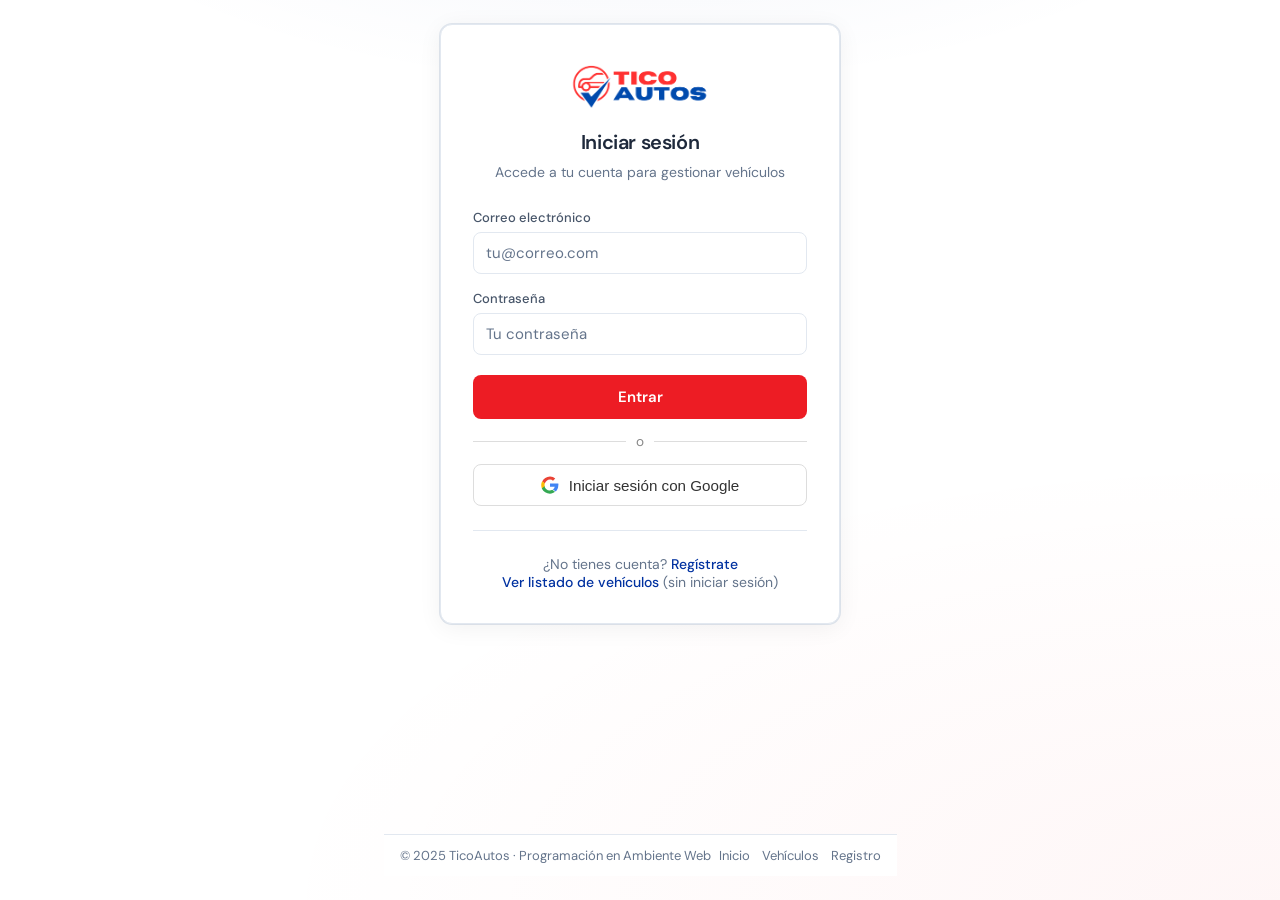
<file: pages/login.html>
<!DOCTYPE html>
<html lang="es">
<head>
  <meta charset="UTF-8">
  <meta name="viewport" content="width=device-width, initial-scale=1">
  
  <title>Iniciar sesión - TicoAutos</title>
  
  <link rel="stylesheet" href="../css/login.css">
  <script src="../js/config.js"></script>
  <style>
    .divider { display: flex; align-items: center; gap: 10px; margin: 14px 0; color: #888; font-size: 0.85rem; }
    .divider::before, .divider::after { content: ''; flex: 1; height: 1px; background: #ddd; }
    .btn-google { display: flex; align-items: center; justify-content: center; gap: 10px; width: 100%; padding: 11px; border: 1.5px solid #ddd; border-radius: 8px; background: #fff; cursor: pointer; font-size: 0.95rem; font-weight: 500; color: #333; transition: background 0.15s; }
    .btn-google:hover { background: #f5f5f5; }
    .btn-google svg { flex-shrink: 0; }
  </style>
</head>
<body class="auth-page">
  <div class="auth-page-inner">
  <div class="auth-wrapper">
    <div class="auth-card">
      <div class="auth-header">
         <img src="../assets/TicoAutos_Logo.png" alt="TicoAutos" class="auth-logo-img">
        <h1 class="auth-title">Iniciar sesión</h1>
        <p class="auth-subtitle">Accede a tu cuenta para gestionar vehículos</p>
      </div>

      <form id="loginForm" class="auth-form">
        <div class="form-group">
          <label class="form-label" for="email">Correo electrónico</label>
          <input type="email" id="email" name="email" class="form-input" placeholder="tu@correo.com" required autocomplete="email">
        </div>
        <div class="form-group">
          <label class="form-label" for="contrasena">Contraseña</label>
          <input type="password" id="contrasena" name="contrasena" class="form-input" placeholder="Tu contraseña" required>
        </div>
        <button type="submit" class="btn-submit">Entrar</button>
      </form>

      <div class="divider">o</div>
      <button class="btn-google" id="btnGoogle">
        <svg width="18" height="18" viewBox="0 0 48 48">
          <path fill="#EA4335" d="M24 9.5c3.1 0 5.8 1.1 8 2.9l6-6C34.3 3 29.4 1 24 1 14.6 1 6.7 6.7 3.2 14.7l7 5.4C12 14.4 17.5 9.5 24 9.5z"/>
          <path fill="#4285F4" d="M46.5 24.5c0-1.6-.1-3.1-.4-4.5H24v8.5h12.7c-.6 3-2.3 5.5-4.8 7.2l7.4 5.7c4.3-4 6.8-9.9 6.8-16.9z"/>
          <path fill="#FBBC05" d="M10.2 28.6A14.8 14.8 0 0 1 9.5 24c0-1.6.3-3.2.7-4.6l-7-5.4A23.3 23.3 0 0 0 .5 24c0 3.8.9 7.4 2.5 10.6l7.2-6z"/>
          <path fill="#34A853" d="M24 47c5.4 0 10-1.8 13.3-4.9l-7.4-5.7c-1.8 1.2-4.1 2-6.9 2-6.5 0-12-4.9-13.8-11.4l-7.2 6C6.6 41.3 14.6 47 24 47z"/>
        </svg>
        Iniciar sesión con Google
      </button>

      <div class="auth-footer">
        <p>¿No tienes cuenta? <a href="registro.html">Regístrate</a></p>
        <p><a href="listado.html">Ver listado de vehículos</a> (sin iniciar sesión)</p>
      </div>
    </div>
  </div>

  <footer class="app-footer app-footer-auth">
    <div class="app-footer-inner">
      <p class="app-footer-copy">© 2025 TicoAutos · Programación en Ambiente Web</p>
      <div class="app-footer-links">
        <a href="../index.html">Inicio</a>
        <a href="listado.html">Vehículos</a>
        <a href="registro.html">Registro</a>
      </div>
    </div>
  </footer>
  </div>

  <script>
    const LOGIN_URL    = window.APP_CONFIG.API_BASE + '/users/login';
    const API_ORIGIN   = window.APP_CONFIG.API_ORIGIN;
    const AUTH_TOKEN_KEY = 'authToken';
    const AUTH_USER_KEY  = 'authUser';

    // ── Manejar token recibido desde el flujo OAuth de Google ─────────────────
    (function () {
      const params = new URLSearchParams(window.location.search);
      const token  = params.get('token');
      const userRaw = params.get('user');
      const error  = params.get('error');

      if (error) {
        alert('No se pudo iniciar sesión con Google. Intenta de nuevo.');
        history.replaceState({}, '', window.location.pathname);
        return;
      }

      if (token) {
        try {
          const user = userRaw ? JSON.parse(decodeURIComponent(userRaw)) : {};
          localStorage.setItem(AUTH_TOKEN_KEY, token);
          localStorage.setItem(AUTH_USER_KEY, JSON.stringify(user));
          window.location.replace('../index.html');
        } catch {
          alert('Error procesando la autenticación con Google.');
          history.replaceState({}, '', window.location.pathname);
        }
        return;
      }
    })();

    // ── Auto-redirect si ya hay sesión ────────────────────────────────────────
    (function () {
      const token   = localStorage.getItem(AUTH_TOKEN_KEY);
      const rawUser = localStorage.getItem(AUTH_USER_KEY);
      if (!token || !rawUser) return;
      try {
        const parsed = JSON.parse(rawUser);
        if (parsed && Object.keys(parsed).length > 0) {
          window.location.replace('../index.html');
        }
      } catch {
        localStorage.removeItem(AUTH_USER_KEY);
        localStorage.removeItem(AUTH_TOKEN_KEY);
      }
    })();

    // ── Login tradicional ─────────────────────────────────────────────────────
    document.getElementById('loginForm').addEventListener('submit', async function(event) {
      event.preventDefault();
      const email     = document.getElementById('email').value.trim();
      const contrasena = document.getElementById('contrasena').value;

      try {
        const resp = await fetch(LOGIN_URL, {
          method: 'POST',
          headers: { 'Content-Type': 'application/json' },
          body: JSON.stringify({ email, password: contrasena }),
        });
        const data = await resp.json().catch(() => ({}));

        // ── Cuenta pendiente de activación ──────────────────────────────────
        if (resp.status === 403 && data.code === 'PENDING_ACTIVATION') {
          window.location.href = `cuenta-pendiente.html?email=${encodeURIComponent(email)}`;
          return;
        }

        if (!resp.ok) {
          throw new Error(data?.message || 'Credenciales inválidas');
        }

        // ── Requiere 2FA: guardar token temporal y redirigir ─────────────────
        if (data.requiresTwoFactor && data.pendingLoginToken) {
          sessionStorage.setItem('pendingLoginToken', data.pendingLoginToken);
          if (data.smsSent === false) {
            sessionStorage.setItem('smsWarning', 'El SMS no pudo ser entregado. Revisa la consola del servidor para obtener el código OTP.');
          }
          window.location.href = 'verificar-sms.html';
          return;
        }

        // ── Login directo: guardar sesión y redirigir ─────────────────────────
        if (!data.token) throw new Error('No se recibió token de autenticación');
        localStorage.setItem(AUTH_TOKEN_KEY, data.token);
        localStorage.setItem(AUTH_USER_KEY, JSON.stringify(data.user || { email }));
        window.location.href = '../index.html';
      } catch (err) {
        console.error('Error en autenticación', err);
        alert(err.message || 'Credenciales inválidas');
      }
    });

    // ── Botón Google ──────────────────────────────────────────────────────────
    document.getElementById('btnGoogle').addEventListener('click', function () {
      window.location.href = API_ORIGIN + '/api/auth/google';
    });
  </script>
</body>
</html>
</file>
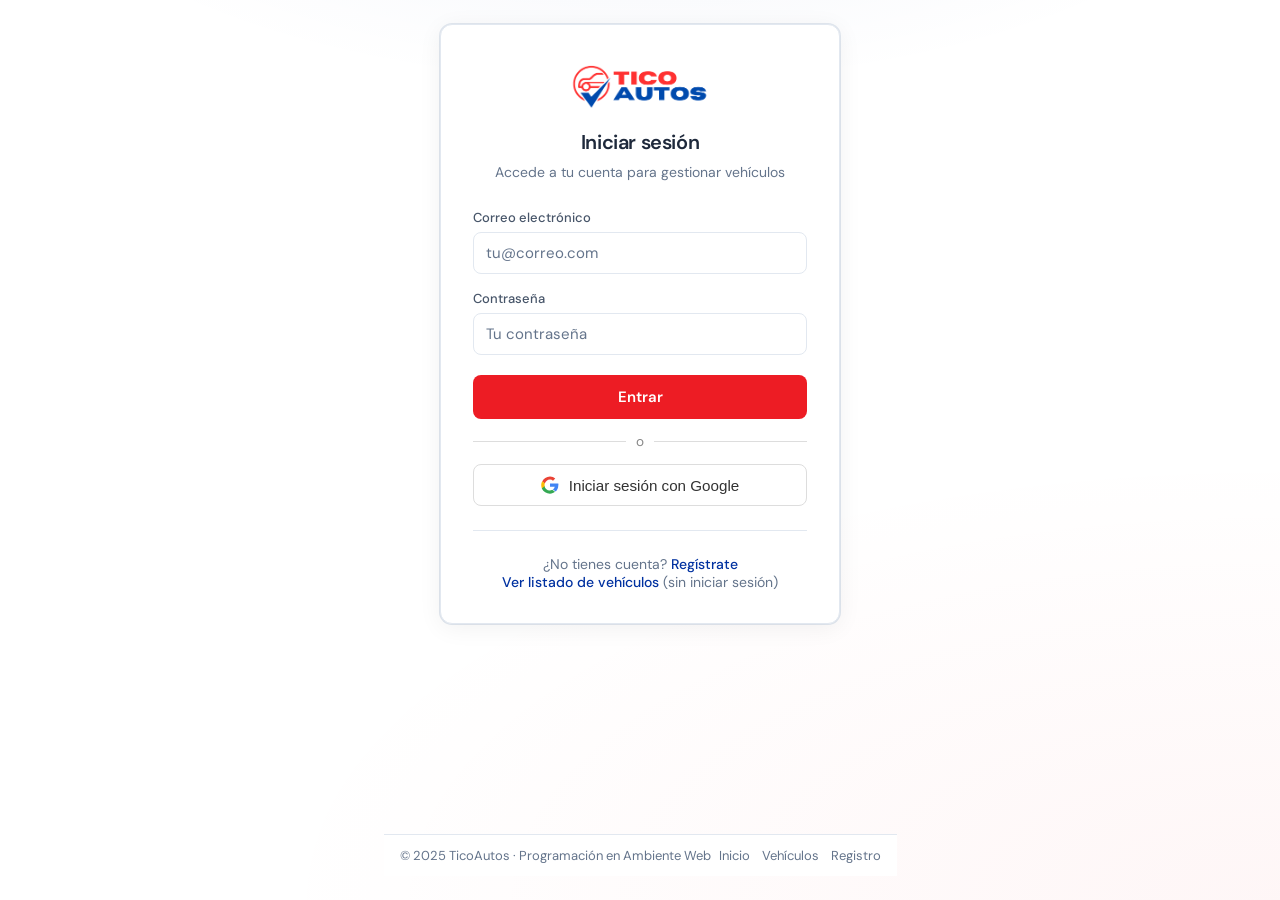
<file: pages/perfil.html>
<!DOCTYPE html>
<html lang="es">
<head>
  <meta charset="UTF-8">
  <meta name="viewport" content="width=device-width, initial-scale=1">
  <title>Mi perfil - TicoAutos</title>
  <link rel="stylesheet" href="../css/styles.css">
  <script src="../js/config.js"></script>
</head>
<body>
  <div class="app-shell">
    <header class="app-header">
      <div class="app-header-inner">
        <a href="../index.html" class="app-brand">
          <img src="../assets/TicoAutos_Logo.png" alt="TicoAutos" class="app-brand-logo">
        </a>
        <nav class="app-nav" id="appNav"></nav>
      </div>
    </header>

    <main class="app-main">
      <h1 class="page-title">Mi perfil</h1>
      <p class="section-hint">Tu nombre y foto se muestran en los mensajes con otros usuarios.</p>

      <section class="card">
        <h2 class="card-title">Datos públicos</h2>
        <form id="profileForm">
          <div class="form-group profile-avatar-row">
            <label class="form-label">Foto de perfil</label>
            <div class="profile-avatar-wrap">
              <div id="profileAvatarPreview" class="avatar avatar-preview avatar-initials">--</div>
              <div class="form-group">
                <input type="file" id="foto_perfil" name="foto_perfil" class="form-input" accept="image/jpeg,image/png,image/gif,image/webp">
                <span class="form-hint">JPEG, PNG, GIF o WebP. Máx. 2 MB.</span>
              </div>
            </div>
          </div>
          <div class="form-group">
            <label class="form-label" for="nombre">Nombre</label>
            <input type="text" id="nombre" name="nombre" class="form-input" required placeholder="Tu nombre">
          </div>
          <p id="formFeedback" class="form-feedback" role="alert" aria-live="polite"></p>
          <button type="submit" class="btn btn-primary">Guardar cambios</button>
        </form>
      </section>
    </main>

    <footer class="app-footer">
      <div class="app-footer-inner">
        <p class="app-footer-copy">© 2025 TicoAutos · Programación en Ambiente Web</p>
        <div class="app-footer-links">
          <a href="../index.html">Inicio</a>
          <a href="listado.html">Vehículos</a>
          <a href="inbox.html">Mensajes</a>
        </div>
      </div>
    </footer>
  </div>

  <script>
    // Configuracion base del backend
    const API_BASE = window.APP_CONFIG.API_BASE;
    // Origen del backend para armar URLs completas de imagenes
    const API_ORIGIN = window.APP_CONFIG.API_ORIGIN;
    // Claves para la sesion en localStorage
    const AUTH_TOKEN_KEY = 'authToken';
    const AUTH_USER_KEY = 'authUser';

    document.addEventListener('DOMContentLoaded', () => {
      // 1) Verificamos que el usuario este logueado
      const auth = getAuth();
      if (!auth) {
        window.location.replace('login.html');
        return;
      }
      // 2) Armamos el menu y cargamos los datos del perfil
      setupNav(auth);
      loadProfile(auth);
      // 3) Escuchamos cambios/submit del formulario de perfil
      document.getElementById('profileForm').addEventListener('submit', (e) => submitProfile(e, auth));
      document.getElementById('foto_perfil').addEventListener('change', (e) => previewAvatar(e));
    });

    // Lee token + usuario de localStorage y los valida
    function getAuth() {
      const token = localStorage.getItem(AUTH_TOKEN_KEY);
      const raw = localStorage.getItem(AUTH_USER_KEY);
      if (!token || !raw) return null;
      try {
        const user = JSON.parse(raw);
        return user ? { token, user } : null;
      } catch { return null; }
    }

    function setupNav(auth) {
      const nav = document.getElementById('appNav');
      const logoutIcon = '<svg xmlns="http://www.w3.org/2000/svg" width="20" height="20" viewBox="0 0 24 24" fill="none" stroke="currentColor" stroke-width="2"><path d="M9 21H5a2 2 0 0 1-2-2V5a2 2 0 0 1 2-2h4"/><polyline points="16 17 21 12 16 7"/><line x1="21" y1="12" x2="9" y2="12"/></svg>';
      nav.innerHTML = '<a href="../index.html">Inicio</a><div class="nav-dropdown"><span class="nav-dropdown-trigger">Vehículos</span><div class="nav-dropdown-menu"><a href="vehiculos.html">Mis vehículos</a><a href="crear-vehiculo.html">Crear vehículo</a><a href="listado.html">Ver listado</a></div></div><a href="inbox.html">Mensajes</a><a href="perfil.html" class="nav-active">Mi perfil</a><a href="#" id="logoutLink" class="nav-logout" title="Cerrar sesión">' + logoutIcon + '</a>';
      document.getElementById('logoutLink').addEventListener('click', (e) => {
        e.preventDefault();
        localStorage.removeItem(AUTH_TOKEN_KEY);
        localStorage.removeItem(AUTH_USER_KEY);
        window.location.replace('login.html');
      });
    }

    function setFeedback(msg) {
      document.getElementById('formFeedback').textContent = msg || '';
    }

    // Construye la URL de foto: si viene relativa, la juntamos con API_ORIGIN
    function getAvatarUrl(foto) {
      if (!foto || !String(foto).trim()) return '';
      return foto.startsWith('http') ? foto : (API_ORIGIN + (foto.startsWith('/') ? '' : '/') + foto);
    }
    // Iniciales para cuando no hay foto (ej. "JD")
    function getInitials(nombre, username) {
      const n = (nombre || username || 'U').trim();
      const parts = n.split(/\s+/);
      if (parts.length >= 2) return (parts[0][0] + parts[1][0]).toUpperCase();
      return (n[0] || 'U').toUpperCase();
    }

    // Actualiza el “preview” de la foto de perfil antes de guardar
    function renderAvatarPreview(url, initials) {
      const el = document.getElementById('profileAvatarPreview');
      if (!el) return;
      el.classList.remove('avatar-initials');
      el.removeAttribute('style');
      if (url) {
        el.style.backgroundImage = `url(${url})`;
        el.style.backgroundSize = 'cover';
        el.textContent = '';
      } else {
        el.classList.add('avatar-initials');
        el.textContent = initials || '--';
      }
    }

    // Cuando eliges un archivo, lo previsualizamos localmente (sin subir aun)
    function previewAvatar(e) {
      const file = e.target.files && e.target.files[0];
      if (!file) return;
      const url = URL.createObjectURL(file);
      renderAvatarPreview(url, '');
    }

    // Carga los datos del usuario desde el backend y precarga el formulario
    async function loadProfile(auth) {
      try {
        const res = await fetch(`${API_BASE}/users/me`, {
          headers: { 'Authorization': `Bearer ${auth.token}` }
        });
        const data = await res.json().catch(() => ({}));
        if (!res.ok) throw new Error(data.message || 'Error al cargar perfil');
        const user = data.data || data.user || data;
        document.getElementById('nombre').value = user.nombre || '';
        const url = getAvatarUrl(user.foto_perfil);
        renderAvatarPreview(url, getInitials(user.nombre, user.username));
      } catch (err) {
        setFeedback(err.message || 'No se pudo cargar el perfil.');
      }
    }

    // Envía cambios de perfil (nombre + opcional foto) al backend
    async function submitProfile(e, auth) {
      e.preventDefault();
      setFeedback('');
      const nombre = document.getElementById('nombre').value.trim();
      const fileInput = document.getElementById('foto_perfil');
      const formData = new FormData();
      formData.append('nombre', nombre);
      if (fileInput.files && fileInput.files[0]) formData.append('foto_perfil', fileInput.files[0]);

      try {
        // PATCH para actualizar /users/me con datos multipart/form-data
        const res = await fetch(`${API_BASE}/users/me`, {
          method: 'PATCH',
          headers: { 'Authorization': `Bearer ${auth.token}` },
          body: formData
        });
        const data = await res.json().catch(() => ({}));
        if (!res.ok) throw new Error(data.message || 'Error al guardar');
        const updated = data.data || data;
        // Guardamos lo actualizado en localStorage para que se vea inmediato
        localStorage.setItem(AUTH_USER_KEY, JSON.stringify({ id: updated.id, username: updated.username, nombre: updated.nombre, foto_perfil: updated.foto_perfil }));
        renderAvatarPreview(getAvatarUrl(updated.foto_perfil), getInitials(updated.nombre, updated.username));
        setFeedback('Perfil actualizado correctamente.');
        fileInput.value = '';
      } catch (err) {
        setFeedback(err.message || 'Error al guardar perfil.');
      }
    }
  </script>
</body>
</html>
</file>
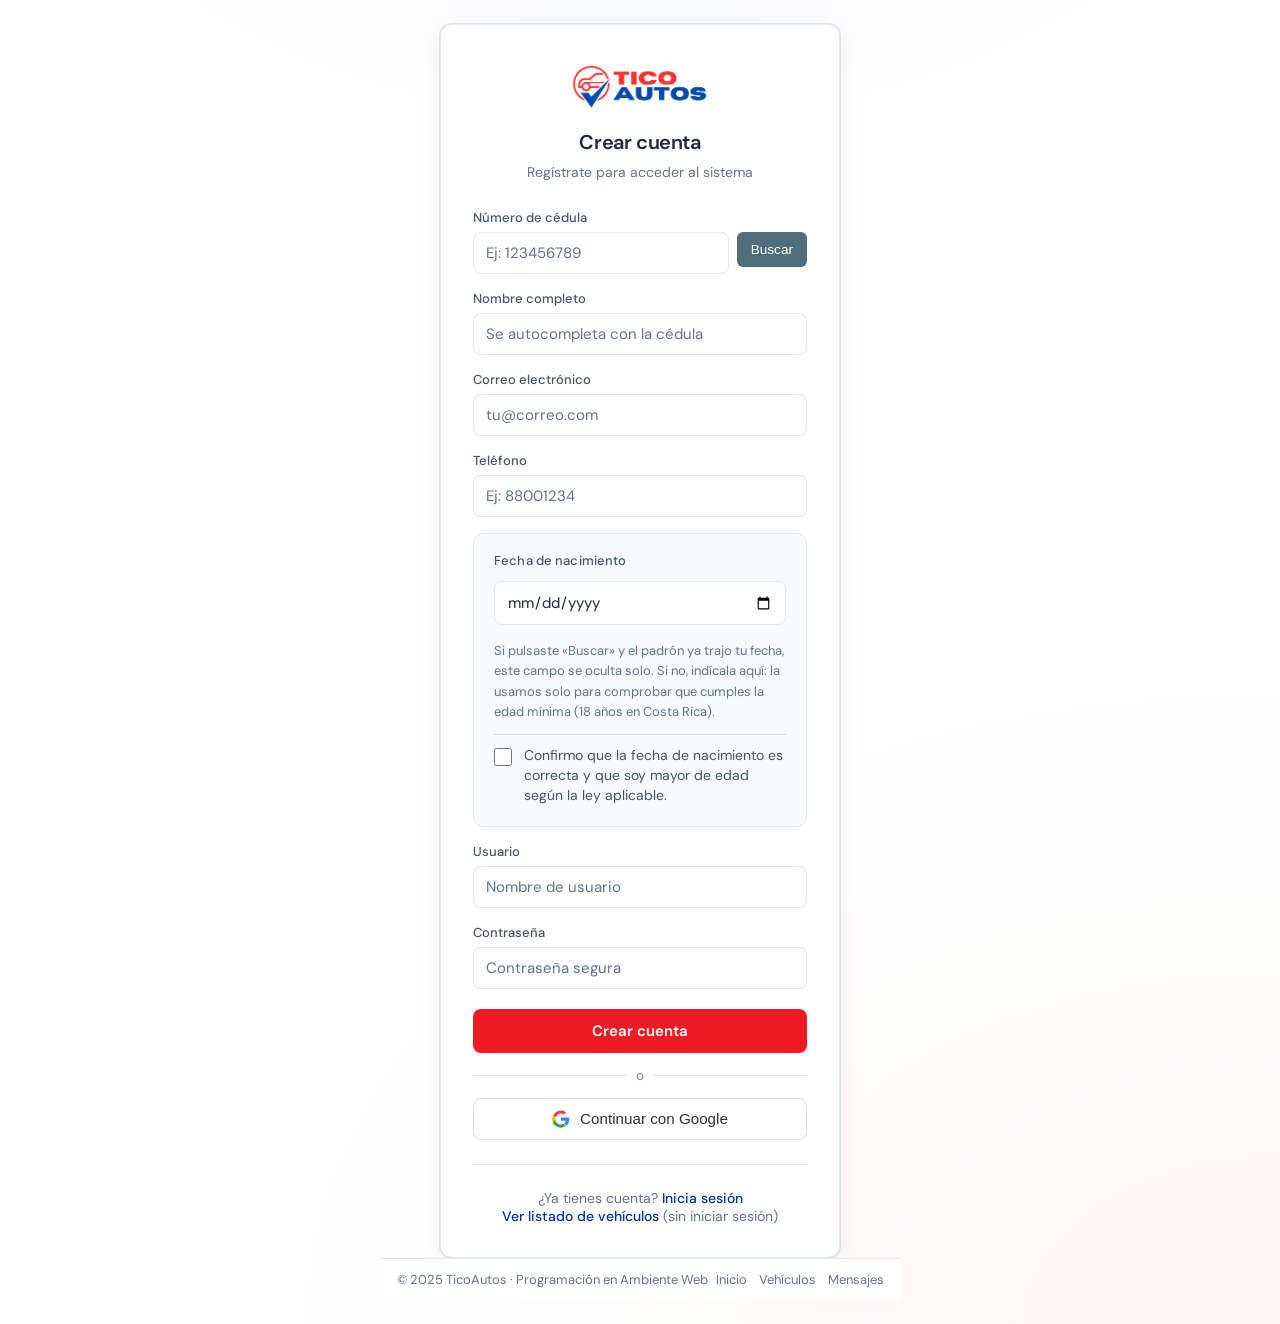
<file: pages/registro.html>
<!DOCTYPE html>
<html lang="es">
<head>
  <meta charset="UTF-8">
  <meta name="viewport" content="width=device-width, initial-scale=1">

  <title>Registro - TicoAutos</title>
  
  <link rel="stylesheet" href="../css/login.css">
  <script src="../js/config.js"></script>
  <style>
    .cedula-row { display: flex; gap: 8px; align-items: flex-start; }
    .cedula-row .form-input { flex: 1; }
    .btn-buscar-cedula { padding: 10px 14px; background: #4F6D7A; color: #fff; border: none; border-radius: 6px; cursor: pointer; font-size: 0.85rem; white-space: nowrap; }
    .btn-buscar-cedula:disabled { opacity: 0.6; cursor: not-allowed; }
    .divider { display: flex; align-items: center; gap: 10px; margin: 14px 0; color: #888; font-size: 0.85rem; }
    .divider::before, .divider::after { content: ''; flex: 1; height: 1px; background: #ddd; }
    .btn-google { display: flex; align-items: center; justify-content: center; gap: 10px; width: 100%; padding: 11px; border: 1.5px solid #ddd; border-radius: 8px; background: #fff; cursor: pointer; font-size: 0.95rem; font-weight: 500; color: #333; transition: background 0.15s; }
    .btn-google:hover { background: #f5f5f5; }
    .btn-google svg { flex-shrink: 0; }
    .field-readonly { background: #f0f0f0; cursor: not-allowed; }
    .google-badge { display: inline-block; background: #4285F4; color: #fff; font-size: 0.75rem; padding: 2px 7px; border-radius: 9px; margin-left: 6px; vertical-align: middle; }

    /* Bloque fecha de nacimiento: ritmo vertical y agrupación visual */
    .form-group--birth {
      margin-top: 0.25rem;
      margin-bottom: 1.25rem;
      padding: 1.125rem 1.25rem 1.25rem;
      display: flex;
      flex-direction: column;
      gap: 0.75rem;
      background: #f8fafc;
      border: 1px solid var(--auth-border, #e2e8f0);
      border-radius: 10px;
    }
    .form-group--birth .form-label {
      margin-bottom: 0;
      letter-spacing: 0.01em;
    }
    .form-group--birth .form-input {
      margin-top: 0;
    }
    .birth-help {
      margin: 0;
      padding-top: 0.25rem;
      font-size: 0.8125rem;
      line-height: 1.55;
      color: var(--auth-text-muted, #64748b);
    }
    .birth-declaration {
      display: flex;
      align-items: flex-start;
      gap: 0.75rem;
      margin: 0;
      padding-top: 0.625rem;
      border-top: 1px solid rgba(148, 163, 184, 0.35);
      font-size: 0.875rem;
      line-height: 1.45;
      color: var(--auth-text-secondary, #475569);
      cursor: pointer;
    }
    .birth-declaration .birth-checkbox {
      flex-shrink: 0;
      width: 1.125rem;
      height: 1.125rem;
      margin: 0.2rem 0 0;
      accent-color: var(--auth-blue, #0031a0);
      cursor: pointer;
    }
    .birth-declaration span {
      flex: 1;
      min-width: 0;
    }
  </style>
</head>
<body class="auth-page">
  <div class="auth-page-inner">
  <div class="auth-wrapper">
    <div class="auth-card">
      <div class="auth-header">
        <img src="../assets/TicoAutos_Logo.png" alt="TicoAutos" class="auth-logo-img">
        <h1 class="auth-title" id="pageTitle">Crear cuenta</h1>
        <p class="auth-subtitle" id="pageSubtitle">Regístrate para acceder al sistema</p>
      </div>

      <!-- Formulario de registro normal o completar registro con Google -->
      <form id="registroForm" class="auth-form">
        <!-- Cédula (con autocompletado) -->
        <div class="form-group">
          <label class="form-label" for="cedula">Número de cédula</label>
          <div class="cedula-row">
            <input type="text" id="cedula" name="cedula" class="form-input"
                   placeholder="Ej: 123456789" maxlength="9" required>
            <button type="button" id="btnBuscarCedula" class="btn-buscar-cedula">Buscar</button>
          </div>
          <small id="cedulaStatus" style="color:#888;font-size:0.8rem;"></small>
        </div>

        <!-- Nombre (se autocompleta con la cédula) -->
        <div class="form-group">
          <label class="form-label" for="nombre">Nombre completo</label>
          <input type="text" id="nombre" name="nombre" class="form-input"
                 placeholder="Se autocompleta con la cédula" required>
        </div>

        <!-- Email -->
        <div class="form-group">
          <label class="form-label" for="email">Correo electrónico</label>
          <input type="email" id="email" name="email" class="form-input"
                 placeholder="tu@correo.com" required>
        </div>

        <!-- Teléfono -->
        <div class="form-group">
          <label class="form-label" for="telefono">Teléfono</label>
          <input type="tel" id="telefono" name="telefono" class="form-input"
                 placeholder="Ej: 88001234" required>
        </div>

        <!-- Fecha de nacimiento: la toma el padrón si existe; si no, la declaras tú (mayoría de edad). -->
        <div id="bloqueFechaNacimiento" class="form-group form-group--birth">
          <label class="form-label" for="fechaNacimientoDeclarada">Fecha de nacimiento</label>
          <input type="date" id="fechaNacimientoDeclarada" name="fechaNacimientoDeclarada" class="form-input"
                 autocomplete="bday" aria-describedby="ayudaFechaNacimiento">
          <p class="birth-help" id="ayudaFechaNacimiento" role="note">
            Si pulsaste «Buscar» y el padrón ya trajo tu fecha, este campo se oculta solo.
            Si no, indícala aquí: la usamos solo para comprobar que cumples la edad mínima (18 años en Costa Rica).
          </p>
          <label id="labelDeclaracion" class="birth-declaration" for="declaracionFechaNacimiento">
            <input type="checkbox" id="declaracionFechaNacimiento" class="birth-checkbox">
            <span>Confirmo que la fecha de nacimiento es correcta y que soy mayor de edad según la ley aplicable.</span>
          </label>
        </div>

        <!-- Usuario y contraseña — se ocultan en flujo Google -->
        <div id="camposTradicionales">
          <div class="form-group">
            <label class="form-label" for="usuario">Usuario</label>
            <input type="text" id="usuario" name="usuario" class="form-input"
                   placeholder="Nombre de usuario">
          </div>
          <div class="form-group">
            <label class="form-label" for="contrasena">Contraseña</label>
            <input type="password" id="contrasena" name="contrasena" class="form-input"
                   placeholder="Contraseña segura">
          </div>
        </div>

        <!-- Campo oculto para flujo Google -->
        <input type="hidden" id="googleId" name="googleId" value="">

        <button type="submit" class="btn-submit" id="btnSubmit">Crear cuenta</button>
      </form>

      <!-- Separador y botón Google (solo en flujo normal, no cuando se viene de Google) -->
      <div id="seccionGoogle">
        <div class="divider">o</div>
        <button class="btn-google" id="btnGoogle">
          <svg width="18" height="18" viewBox="0 0 48 48">
            <path fill="#EA4335" d="M24 9.5c3.1 0 5.8 1.1 8 2.9l6-6C34.3 3 29.4 1 24 1 14.6 1 6.7 6.7 3.2 14.7l7 5.4C12 14.4 17.5 9.5 24 9.5z"/>
            <path fill="#4285F4" d="M46.5 24.5c0-1.6-.1-3.1-.4-4.5H24v8.5h12.7c-.6 3-2.3 5.5-4.8 7.2l7.4 5.7c4.3-4 6.8-9.9 6.8-16.9z"/>
            <path fill="#FBBC05" d="M10.2 28.6A14.8 14.8 0 0 1 9.5 24c0-1.6.3-3.2.7-4.6l-7-5.4A23.3 23.3 0 0 0 .5 24c0 3.8.9 7.4 2.5 10.6l7.2-6z"/>
            <path fill="#34A853" d="M24 47c5.4 0 10-1.8 13.3-4.9l-7.4-5.7c-1.8 1.2-4.1 2-6.9 2-6.5 0-12-4.9-13.8-11.4l-7.2 6C6.6 41.3 14.6 47 24 47z"/>
          </svg>
          Continuar con Google
        </button>
      </div>

      <div class="auth-footer">
        <p>¿Ya tienes cuenta? <a href="login.html">Inicia sesión</a></p>
        <p><a href="listado.html">Ver listado de vehículos</a> (sin iniciar sesión)</p>
      </div>
    </div>
  </div>

  <footer class="app-footer app-footer-auth">
    <div class="app-footer-inner">
      <p class="app-footer-copy">© 2025 TicoAutos · Programación en Ambiente Web</p>
      <div class="app-footer-links">
        <a href="../index.html">Inicio</a>
        <a href="listado.html">Vehículos</a>
        <a href="inbox.html">Mensajes</a>
      </div>
    </div>
  </footer>
  </div>

  <script>
    const API_BASE       = window.APP_CONFIG.API_BASE;
    const REGISTER_URL   = API_BASE + '/users/register';
    const CEDULA_URL     = API_BASE + '/users/cedula/';
    const GOOGLE_REG_URL = API_BASE + '/auth/google/register';
    const API_ORIGIN     = window.APP_CONFIG.API_ORIGIN;

    /** Si el GET cédula devolvió fecha desde el padrón, no pedimos declaración en el cliente. */
    let fechaNacimientoDesdePadron = null;

    function aplicarEstadoFechaNacimientoUI() {
      const input  = document.getElementById('fechaNacimientoDeclarada');
      const chk    = document.getElementById('declaracionFechaNacimiento');
      const labelD = document.getElementById('labelDeclaracion');
      const ayuda  = document.getElementById('ayudaFechaNacimiento');
      if (fechaNacimientoDesdePadron) {
        input.value = '';
        input.removeAttribute('required');
        chk.checked = false;
        chk.removeAttribute('required');
        ayuda.textContent =
          'Fecha de nacimiento obtenida del padrón (' + fechaNacimientoDesdePadron + '). No hace falta que la vuelvas a escribir.';
        input.style.display = 'none';
        labelD.style.display = 'none';
      } else {
        input.style.display = '';
        labelD.style.display = '';
        input.setAttribute('required', 'required');
        ayuda.textContent =
          'Si pulsaste «Buscar» y el padrón ya trajo tu fecha, este campo se oculta solo. ' +
          'Si no, indícala aquí: la usamos solo para comprobar que cumples la edad mínima (18 años en Costa Rica).';
      }
    }

    aplicarEstadoFechaNacimientoUI();

    // ── Detectar si venimos del flujo OAuth de Google ─────────────────────────
    const params   = new URLSearchParams(window.location.search);
    const isGoogle = params.get('google') === 'true';
    const googleId = params.get('googleId') || '';
    const googleEmail = params.get('email') || '';
    const googleName  = params.get('googleName') || '';

    if (isGoogle) {
      document.getElementById('pageTitle').textContent    = 'Completar registro';
      document.getElementById('pageSubtitle').innerHTML   = 'Cuenta de Google detectada <span class="google-badge">Google</span>';
      document.getElementById('seccionGoogle').style.display = 'none';
      document.getElementById('camposTradicionales').style.display = 'none';
      document.getElementById('btnSubmit').textContent    = 'Finalizar registro';
      document.getElementById('googleId').value           = googleId;

      // Pre-rellenar email (read-only en flujo Google)
      const emailInput = document.getElementById('email');
      emailInput.value     = googleEmail;
      emailInput.readOnly  = true;
      emailInput.classList.add('field-readonly');

      // Pre-rellenar nombre si viene de Google (el usuario puede editarlo)
      if (googleName) document.getElementById('nombre').value = googleName;

      // En flujo Google, usuario y contraseña no son obligatorios
      document.getElementById('usuario').removeAttribute('required');
      document.getElementById('contrasena').removeAttribute('required');
    }

    // ── Autocompletar nombre con la cédula ────────────────────────────────────
    async function buscarCedula() {
      const cedula = document.getElementById('cedula').value.trim();
      const status = document.getElementById('cedulaStatus');
      const btn    = document.getElementById('btnBuscarCedula');

      if (!/^\d{9}$/.test(cedula)) {
        status.style.color = '#c00';
        status.textContent = 'La cédula debe tener exactamente 9 dígitos.';
        return;
      }

      btn.disabled    = true;
      status.style.color = '#888';
      status.textContent  = 'Consultando padrón...';

      try {
        const resp = await fetch(CEDULA_URL + cedula);
        const data = await resp.json();
        if (resp.ok && data.success && data.nombre) {
          document.getElementById('nombre').value = data.nombre;
          fechaNacimientoDesdePadron = data.fechaNacimiento || null;
          aplicarEstadoFechaNacimientoUI();
          status.style.color = 'green';
          status.textContent  = '✓ Cédula encontrada: ' + data.nombre +
            (fechaNacimientoDesdePadron ? ' · Fecha de nacimiento incluida en el padrón.' : '');
        } else {
          status.style.color = '#c00';
          status.textContent  = data.message || 'Cédula no encontrada en el padrón.';
          document.getElementById('nombre').value = '';
          fechaNacimientoDesdePadron = null;
          aplicarEstadoFechaNacimientoUI();
        }
      } catch (err) {
        status.style.color = '#c00';
        status.textContent  = 'No se pudo conectar al servicio de cédulas.';
      } finally {
        btn.disabled = false;
      }
    }

    document.getElementById('btnBuscarCedula').addEventListener('click', buscarCedula);
    document.getElementById('cedula').addEventListener('blur', function () {
      if (this.value.trim().length === 9) buscarCedula();
    });

    // ── Envío del formulario ──────────────────────────────────────────────────
    document.getElementById('registroForm').addEventListener('submit', async function (event) {
      event.preventDefault();

      const nombre   = document.getElementById('nombre').value.trim();
      const cedula   = document.getElementById('cedula').value.trim();
      const email    = document.getElementById('email').value.trim();
      const telefono = document.getElementById('telefono').value.trim();

      if (!nombre || !cedula || !email || !telefono) {
        alert('Por favor completa todos los campos.');
        return;
      }
      if (!/^\d{9}$/.test(cedula)) {
        alert('La cédula debe tener 9 dígitos.');
        return;
      }

      let fechaNacimiento = fechaNacimientoDesdePadron;
      let declaracionFechaNacimiento = false;
      if (!fechaNacimiento) {
        fechaNacimiento = document.getElementById('fechaNacimientoDeclarada').value;
        if (!fechaNacimiento) {
          alert('Indica tu fecha de nacimiento. Si el padrón no la muestra, debes escribirla aquí.');
          return;
        }
        declaracionFechaNacimiento = document.getElementById('declaracionFechaNacimiento').checked;
        if (!declaracionFechaNacimiento) {
          alert('Debes marcar la casilla de confirmación sobre tu fecha de nacimiento y mayoría de edad.');
          return;
        }
      } else {
        declaracionFechaNacimiento = true;
      }

      // ── Flujo Google: completar registro ─────────────────────────────────
      if (isGoogle) {
        try {
          const resp = await fetch(GOOGLE_REG_URL, {
            method: 'POST',
            headers: { 'Content-Type': 'application/json' },
            body: JSON.stringify({
              googleId, email, nombre, cedula, telefono,
              fechaNacimiento,
              declaracionFechaNacimiento
            })
          });
          const data = await resp.json().catch(() => null);
          if (!resp.ok) throw new Error(data?.message || 'Error al completar registro.');
          localStorage.setItem('authToken', data.token);
          localStorage.setItem('authUser', JSON.stringify(data.user));
          window.location.href = '../index.html';
        } catch (err) {
          alert('Error: ' + err.message);
        }
        return;
      }

      // ── Flujo tradicional: registro con usuario y contraseña ──────────────
      const usuario   = document.getElementById('usuario').value.trim();
      const contrasena = document.getElementById('contrasena').value;

      if (!usuario || !contrasena) {
        alert('Por favor completa el usuario y la contraseña.');
        return;
      }

      try {
        const resp = await fetch(REGISTER_URL, {
          method: 'POST',
          headers: { 'Content-Type': 'application/json' },
          body: JSON.stringify({
            nombre, username: usuario, password: contrasena, cedula, email, telefono,
            fechaNacimiento,
            declaracionFechaNacimiento
          })
        });
        const data = await resp.json().catch(() => null);
        if (!resp.ok) {
          throw new Error(data?.message || 'Error en registro');
        }
        try {
          if (data?.activationEmailNote) {
            sessionStorage.setItem('ticoautos_activation_note', data.activationEmailNote);
          }
          if (typeof data?.activationEmailSent === 'boolean') {
            sessionStorage.setItem('ticoautos_activation_sent', data.activationEmailSent ? '1' : '0');
          }
        } catch (_) { /* ignorar */ }
        // Registro exitoso → cuenta pendiente de activación
        window.location.href = `cuenta-pendiente.html?email=${encodeURIComponent(email)}`;
      } catch (err) {
        console.error('Error en registro', err);
        if (err.name === 'TypeError') {
          alert('No se pudo conectar al servidor. Comprueba que el backend esté en marcha.');
        } else {
          alert('Error al registrar: ' + err.message);
        }
      }
    });

    // ── Botón Google ──────────────────────────────────────────────────────────
    document.getElementById('btnGoogle').addEventListener('click', function () {
      window.location.href = API_ORIGIN + '/api/auth/google';
    });
  </script>
</body>
</html>
</file>
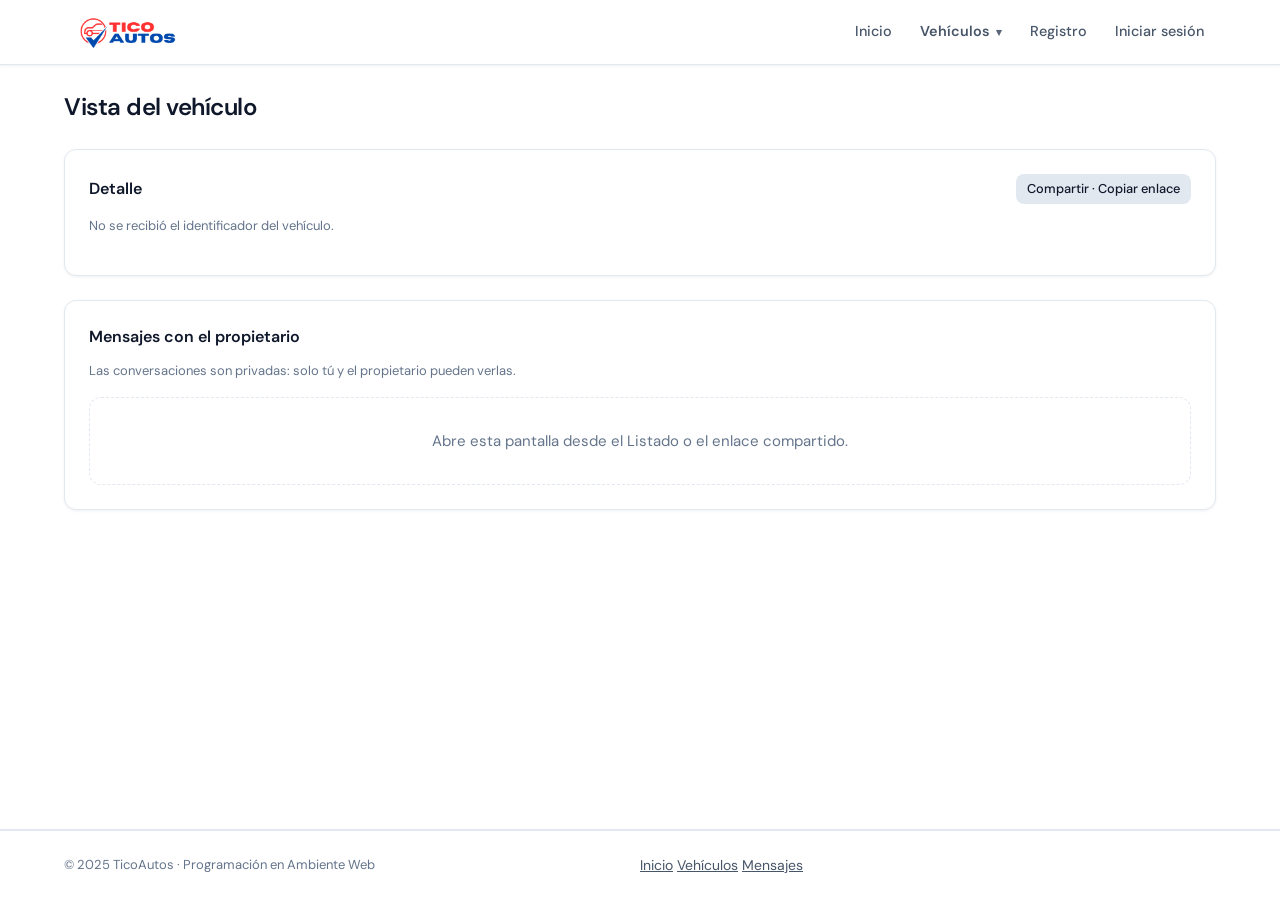
<file: pages/vehiculo.html>
<!DOCTYPE html>
<html lang="es">
<head>
  <meta charset="UTF-8">
  <meta name="viewport" content="width=device-width, initial-scale=1">
  <title>Vehículo - TicoAutos</title>
  <link rel="stylesheet" href="../css/styles.css">
  <script src="../js/config.js"></script>
</head>
<body>
  <div class="app-shell">
    <header class="app-header">
      <div class="app-header-inner">
        <a href="../index.html" class="app-brand">
          <img src="../assets/TicoAutos_Logo.png" alt="TicoAutos" class="app-brand-logo">
        </a>
        <nav class="app-nav" id="appNav"></nav>
      </div>
    </header>

    <main class="app-main">
      <h1 class="page-title">Vista del vehículo</h1>

      <section class="card" id="vehiculoCard">
        <div class="card-title-row">
          <h2 class="card-title">Detalle</h2>
          <div class="card-title-actions">
            <a id="editVehicleLink" href="#" class="btn btn-light btn-sm" style="display: none;">Editar</a>
            <button type="button" id="shareLinkBtn" class="btn btn-light btn-sm" title="Copiar enlace para compartir">Compartir · Copiar enlace</button>
          </div>
        </div>
        <p class="section-hint" id="vehiculoMeta">Cargando información del vehículo...</p>
        <div id="vehiculoDetail" class="vehiculo-detail"></div>
      </section>

      <section class="card card-conversation">
        <h2 class="card-title">Mensajes con el propietario</h2>
        <p class="section-hint" id="questionsHint">Las conversaciones son privadas: solo tú y el propietario pueden verlas.</p>

        <form id="questionForm" class="question-form" style="display: none;">
          <div class="form-group">
            <label class="form-label" for="preguntaTexto">Haz una pregunta sobre este vehículo</label>
            <div class="suggested-chips" id="suggestedQuestionsChips"></div>
            <textarea id="preguntaTexto" class="form-textarea" rows="3" maxlength="300" placeholder="Escribe tu pregunta o elige una sugerencia abajo"></textarea>
          </div>
          <p id="questionFeedback" class="form-feedback" role="alert" aria-live="polite"></p>
          <button type="submit" class="btn btn-primary">Enviar pregunta</button>
        </form>

        <div id="questionsPrivateNotice" class="conversation-private-notice" style="display: none;">
          <p>Inicia sesión para ver y enviar preguntas. Las conversaciones son <strong>privadas</strong> entre tú y el propietario.</p>
        </div>
        <ul id="questionsList" class="conversation-list conversation-list-with-avatars"></ul>
      </section>
    </main>

    <footer class="app-footer">
      <div class="app-footer-inner">
        <p class="app-footer-copy">© 2025 TicoAutos · Programación en Ambiente Web</p>
        <div class="app-footer-links">
          <a href="/index.html">Inicio</a>
          <a href="/pages/listado.html">Vehículos</a>
          <a href="/pages/inbox.html">Mensajes</a>
        </div>
      </div>
    </footer>
  </div>

  <script>
    const API_BASE = window.APP_CONFIG.API_BASE;
    const API_ORIGIN = window.APP_CONFIG.API_ORIGIN;
    const AUTH_TOKEN_KEY = 'authToken';
    const AUTH_USER_KEY = 'authUser';
    const MIN_QUESTION_LENGTH = 8;
    const SUGERENCIAS_PREGUNTAS = [
      '¿El precio es negociable?',
      '¿Cuántos kilómetros tiene actualmente?',
      '¿Tiene factura de compra?',
      '¿Por qué motivo lo vende?',
      '¿Puedo verlo en persona? ¿En qué provincia está?',
      '¿Tiene algún detalle mecánico o de carrocería?',
      '¿Cuántos dueños ha tenido?',
      '¿Incluye algún extra o accesorio?',
      '¿Está disponible para prueba de manejo?',
      '¿Acepta financiamiento o solo efectivo?'
    ];
    const SUGERENCIAS_RESPUESTAS = [
      'Sí, podemos negociar el precio.',
      'El vehículo está en muy buen estado.',
      'Puedes verlo en persona, con gusto coordinamos.',
      'Sí, tiene factura y papeles al día.',
      'Lo vendo por renovación, no por fallas.',
      'No tiene detalles mecánicos ni de carrocería.',
      'Solo acepto efectivo o transferencia.',
      'Sí, incluye [especificar] si te interesa.'
    ];

    const vehicleMetaEl = document.getElementById('vehiculoMeta');
    const questionsListEl = document.getElementById('questionsList');
    const questionFormEl = document.getElementById('questionForm');
    const questionInputEl = document.getElementById('preguntaTexto');
    const feedbackEl = document.getElementById('questionFeedback');

    // Se guarda el ID del dueño al cargar el vehículo para incluirlo en cada pregunta.
    let currentVehicleOwnerId = '';
    let currentUserIsVehicleOwner = false;

    document.addEventListener('DOMContentLoaded', init);

    function init() {
      const auth = getAuth();
      setupNav(auth);
      loadVehiclePage();

      document.getElementById('shareLinkBtn').addEventListener('click', copyShareLink);

      questionFormEl.addEventListener('submit', submitQuestion);
      questionsListEl.addEventListener('submit', submitAnswer);
    }

    function copyShareLink() {
      const url = window.location.href;
      if (navigator.clipboard && navigator.clipboard.writeText) {
        navigator.clipboard.writeText(url).then(() => {
          const btn = document.getElementById('shareLinkBtn');
          const prev = btn.textContent;
          btn.textContent = '¡Enlace copiado!';
          setTimeout(() => { btn.textContent = prev; }, 2000);
        }).catch(() => fallbackCopy(url));
      } else {
        fallbackCopy(url);
      }
    }

    function fallbackCopy(url) {
      const ta = document.createElement('textarea');
      ta.value = url;
      ta.style.position = 'fixed';
      ta.style.opacity = '0';
      document.body.appendChild(ta);
      ta.select();
      try {
        document.execCommand('copy');
        const btn = document.getElementById('shareLinkBtn');
        const prev = btn.textContent;
        btn.textContent = '¡Enlace copiado!';
        setTimeout(() => { btn.textContent = prev; }, 2000);
      } catch (e) { /* ignore */ }
      document.body.removeChild(ta);
    }

    function setupNav(auth) {
      const nav = document.getElementById('appNav');
      const logoutIcon = '<svg xmlns="http://www.w3.org/2000/svg" width="20" height="20" viewBox="0 0 24 24" fill="none" stroke="currentColor" stroke-width="2" stroke-linecap="round" stroke-linejoin="round"><path d="M9 21H5a2 2 0 0 1-2-2V5a2 2 0 0 1 2-2h4"/><polyline points="16 17 21 12 16 7"/><line x1="21" y1="12" x2="9" y2="12"/></svg>';
      if (auth) {
        nav.innerHTML = '<a href="/index.html">Inicio</a><div class="nav-dropdown"><span class="nav-dropdown-trigger">Vehículos</span><div class="nav-dropdown-menu"><a href="/pages/vehiculos.html">Mis vehículos</a><a href="/pages/crear-vehiculo.html">Crear vehículo</a><a href="/pages/listado.html">Ver listado</a></div></div><a href="/pages/inbox.html">Mensajes</a><a href="/pages/perfil.html">Mi perfil</a><a href="#" id="logoutLink" class="nav-logout" title="Cerrar sesión" aria-label="Cerrar sesión">' + logoutIcon + '</a>';
        document.getElementById('logoutLink').addEventListener('click', event => {
          event.preventDefault();
          clearAuth();
          redirectToLogin();
        });
      } else {
        nav.innerHTML = '<a href="/index.html">Inicio</a><div class="nav-dropdown"><span class="nav-dropdown-trigger">Vehículos</span><div class="nav-dropdown-menu"><a href="/pages/listado.html">Ver listado</a></div></div><a href="/pages/registro.html">Registro</a><a href="/pages/login.html">Iniciar sesión</a>';
      }
    }

    function redirectToLogin() {
      window.location.replace('/pages/login.html');
    }

    function clearAuth() {
      localStorage.removeItem(AUTH_USER_KEY);
      localStorage.removeItem(AUTH_TOKEN_KEY);
    }

    function getAuth() {
      const token = localStorage.getItem(AUTH_TOKEN_KEY);
      const rawUser = localStorage.getItem(AUTH_USER_KEY);
      if (!token || !rawUser) return null;

      try {
        const user = JSON.parse(rawUser);
        if (!user || Object.keys(user).length === 0) return null;
        return { token, user };
      } catch {
        clearAuth();
        return null;
      }
    }

    function getUserId(user) {
      return String(user?._id || user?.id || user?.userId || '').trim();
    }

    function escapeHtml(s) {
      if (!s) return '';
      const div = document.createElement('div');
      div.textContent = s;
      return div.innerHTML;
    }

    function formatNumber(n) {
      if (n == null) return '0';
      return Number(n).toLocaleString('es-CR');
    }

    function normalizeList(payload, keys) {
      for (const key of keys) {
        if (Array.isArray(payload?.[key])) return payload[key];
      }
      return [];
    }

    function normalizeObject(payload) {
      if (!payload || typeof payload !== 'object') return null;
      return payload.data || payload.answer || payload.auto || payload.question || payload;
    }

    async function api(path, auth, options = {}) {
      const response = await fetch(`${API_BASE}${path}`, {
        ...options,
        headers: {
          'Content-Type': 'application/json',
          'Authorization': `Bearer ${auth.token}`,
          ...(options.headers || {})
        }
      });

      const data = await response.json().catch(() => ({}));
      if (!response.ok) {
        console.error(`[API ${response.status}] ${path}`, data);
        let msg = (typeof data === 'string' && data)
          || data.message || data.msg || data.error || data.mensaje
          || (typeof data.error === 'object' ? data.error?.message : '')
          || (Array.isArray(data.errors) && data.errors.length
               ? data.errors.map(e => e.msg || e.message || String(e)).join(', ')
               : '')
          || `Error ${response.status}`;
        if (response.status === 401 && (data.code === 'TOKEN_EXPIRED' || /sesi[oó]n expir/i.test(msg) || /token expired/i.test(msg))) {
          msg = 'Tu sesión expiró. Iniciá sesión de nuevo para enviar mensajes o actualizar esta página.';
        }
        throw new Error(msg);
      }

      return data;
    }

    async function fetchPublic(path) {
      const response = await fetch(`${API_BASE}${path}`);
      const data = await response.json().catch(() => ({}));
      if (!response.ok) throw new Error(data.message || data.msg || `Error ${response.status}`);
      return data;
    }

    function getVehiculoIdFromQuery() {
      const params = new URLSearchParams(window.location.search);
      const queryId = params.get('id');
      if (queryId) return queryId;

      // Permite URL publica tipo /vehicles/:id
      const parts = window.location.pathname.split('/').filter(Boolean);
      const vehiclesIndex = parts.findIndex((part) => part.toLowerCase() === 'vehicles');
      if (vehiclesIndex >= 0 && parts[vehiclesIndex + 1]) {
        return decodeURIComponent(parts[vehiclesIndex + 1]);
      }

      return '';
    }

    async function getVehicleById(auth, vehicleId) {
      try {
        if (auth) {
          const byIdData = await api(`/autos/${vehicleId}`, auth);
          return normalizeObject(byIdData);
        }
        const byIdData = await fetchPublic(`/autos/${vehicleId}`);
        return normalizeObject(byIdData);
      } catch {
        if (auth) {
          const allData = await api('/autos', auth);
          const autos = normalizeList(allData, ['data', 'autos']);
          return autos.find(auto => String(auto._id || auto.id) === String(vehicleId));
        }
        return null;
      }
    }

    async function getAnswerForQuestion(auth, questionId) {
      if (!auth) return null;
      try {
        const answerData = await api(`/answers/question/${questionId}`, auth);
        return normalizeObject(answerData);
      } catch {
        return null;
      }
    }

    function getAvatarUrl(user, size) {
      if (!user) return '';
      const foto = user.foto_perfil;
      if (foto && String(foto).trim()) {
        return foto.startsWith('http') ? foto : (API_ORIGIN + (foto.startsWith('/') ? '' : '/') + foto);
      }
      return '';
    }

    function getInitials(nombre, username) {
      const n = (nombre || username || 'U').trim();
      const parts = n.split(/\s+/);
      if (parts.length >= 2) return (parts[0][0] + parts[1][0]).toUpperCase();
      return (n[0] || 'U').toUpperCase();
    }

    function renderAvatar(user, nameOrUsername, cssClass) {
      const url = getAvatarUrl(user, 40);
      const name = nameOrUsername || user?.nombre || user?.username || 'Usuario';
      if (url) {
        return `<img src="${escapeHtml(url)}" alt="" class="avatar ${cssClass || ''}" loading="lazy">`;
      }
      return `<span class="avatar avatar-initials ${cssClass || ''}" aria-hidden="true">${escapeHtml(getInitials(name, user?.username))}</span>`;
    }

    function setFeedback(message) {
      feedbackEl.textContent = message || '';
    }

    function renderQuestions(questions, answersMap, currentUserId) {
      if (!Array.isArray(questions) || questions.length === 0) {
        questionsListEl.innerHTML = '<li class="empty-state">Todavía no hay mensajes en esta conversación.</li>';
        return;
      }

      questionsListEl.innerHTML = questions.map(question => {
        const questionId = question._id || question.id;
        const asker = question.usuario_pregunta_id;
        const owner = question.usuario_duenio_id;
        const askedById = String(asker?._id || asker?.id || question.usuario_pregunta_id || '').trim();
        const askedBy = asker?.nombre || asker?.username || 'Usuario';
        const isMine = Boolean(currentUserId && askedById && currentUserId === askedById);
        const answer = answersMap[questionId];
        const canAnswer = Boolean(currentUserIsVehicleOwner && !answer && askedById && askedById !== currentUserId);
        const responder = answer?.usuario_responde_id;

        const answerFormHtml = canAnswer
          ? `<form class="answer-form" data-question-id="${questionId}" data-asker-id="${askedById}">
              <div class="suggested-chips suggested-answers" id="suggestedAnswers-${questionId}"></div>
              <div class="form-group"><label class="form-label" for="ans-${questionId}">Tu respuesta</label><textarea id="ans-${questionId}" class="form-textarea" rows="2" maxlength="300" required placeholder="Escribe tu respuesta o elige una sugerencia"></textarea></div>
              <button type="submit" class="btn btn-secondary btn-sm">Enviar respuesta</button>
            </form>`
          : '';

        return `<li class="conversation-item conversation-item-with-avatar">
          <div class="conversation-row">
            <div class="conversation-avatar">${renderAvatar(asker, askedBy, 'avatar-asker')}</div>
            <div class="conversation-body">
              <div class="conversation-head">
                <span class="conversation-role">${escapeHtml(askedBy)} ${isMine ? '(tú)' : ''}</span>
                <span class="conversation-date">${new Date(question.fecha_pregunta || Date.now()).toLocaleString('es-CR')}</span>
              </div>
              <p class="conversation-text">${escapeHtml(question.pregunta || question.texto || question.texto_pregunta || '')}</p>
              ${answer
                ? `<div class="answer-box answer-with-avatar">
                    <div class="conversation-row">
                      <div class="conversation-avatar">${renderAvatar(responder, answer?.usuario_responde_id?.nombre, 'avatar-owner')}</div>
                      <div class="conversation-body">
                        <p class="answer-title">Respuesta del propietario</p>
                        <p class="conversation-text">${escapeHtml(answer.texto_respuesta || answer.respuesta || '')}</p>
                        <p class="conversation-date">${new Date(answer.fecha_respuesta || Date.now()).toLocaleString('es-CR')}</p>
                      </div>
                    </div>
                  </div>`
                : `<p class="pending-answer">Sin respuesta aún.</p>${answerFormHtml}`}
            </div>
          </div>
        </li>`;
      }).join('');

      questionsListEl.querySelectorAll('.suggested-answers').forEach((el) => {
        const id = el.id;
        const questionId = id && id.replace('suggestedAnswers-', '');
        const textarea = questionId && document.getElementById('ans-' + questionId);
        if (!textarea) return;
        el.innerHTML = SUGERENCIAS_RESPUESTAS.map((text) => `<button type="button" class="chip" data-answer-for="${questionId}">${escapeHtml(text)}</button>`).join('');
        el.querySelectorAll('.chip').forEach((btn) => {
          btn.addEventListener('click', () => {
            textarea.value = btn.textContent.trim();
            textarea.focus();
          });
        });
      });
    }

    async function loadQuestions(auth, vehicleId) {
      const privateNotice = document.getElementById('questionsPrivateNotice');
      if (!auth) {
        questionsListEl.innerHTML = '';
        if (privateNotice) privateNotice.style.display = 'block';
        return;
      }
      if (privateNotice) privateNotice.style.display = 'none';
      try {
        const questionsData = await api(`/questions/vehicle/${vehicleId}`, auth);
        const questions = normalizeList(questionsData, ['data', 'questions']);
        const answersMap = {};
        await Promise.all(questions.map(async (question) => {
          const questionId = question._id || question.id;
          if (!questionId) return;
          const answer = await getAnswerForQuestion(auth, questionId);
          if (answer) answersMap[questionId] = answer;
        }));
        const currentUserId = getUserId(auth.user);
        renderQuestions(questions, answersMap, currentUserId);
      } catch (err) {
        questionsListEl.innerHTML = '<li class="empty-state">' + escapeHtml(err.message || 'No se pudieron cargar los mensajes.') + '</li>';
      }
    }

    function fillSuggestedQuestionsChips() {
      const container = document.getElementById('suggestedQuestionsChips');
      const textarea = document.getElementById('preguntaTexto');
      if (!container || !textarea) return;
      container.innerHTML = SUGERENCIAS_PREGUNTAS.map((text) => `<button type="button" class="chip">${escapeHtml(text)}</button>`).join('');
      container.querySelectorAll('.chip').forEach((btn) => {
        btn.addEventListener('click', () => {
          textarea.value = btn.textContent.trim();
          textarea.focus();
        });
      });
    }

    async function loadVehiclePage() {
      const auth = getAuth();
      const vehicleId = getVehiculoIdFromQuery();
      const questionsHint = document.getElementById('questionsHint');

      if (!vehicleId) {
        vehicleMetaEl.textContent = 'No se recibió el identificador del vehículo.';
        questionsListEl.innerHTML = '<li class="empty-state">Abre esta pantalla desde el Listado o el enlace compartido.</li>';
        questionFormEl.style.display = 'none';
        return;
      }

      try {
        const vehicle = await getVehicleById(auth, vehicleId);
        if (!vehicle) {
          throw new Error('No se encontró el vehículo solicitado.');
        }

        const owner = vehicle.owner_id?.nombre || vehicle.owner_id?.username || 'Sin propietario';
        vehicleMetaEl.textContent = `${vehicle.marca || ''} ${vehicle.modelo || ''} · ${vehicle.anio || ''} · ₡${formatNumber(vehicle.precio)} · ${vehicle.estado || 'disponible'} · Propietario: ${owner}`;

        const detailEl = document.getElementById('vehiculoDetail');
        const API_ORIGIN = window.APP_CONFIG.API_ORIGIN;
        const fotos = vehicle.fotos && Array.isArray(vehicle.fotos) ? vehicle.fotos : [];
        const combustibles = { gasolina: 'Gasolina', diesel: 'Diesel', hibrido: 'Híbrido', electrico: 'Eléctrico' };
        const transmisiones = { automatico: 'Automático', manual: 'Manual' };
        let detailHtml = '';
        if (fotos.length > 0) {
          detailHtml += '<div class="vehiculo-gallery">';
          fotos.forEach((path, i) => {
            detailHtml += `<img src="${API_ORIGIN}${path}" alt="Foto ${i + 1}" class="vehiculo-gallery-img">`;
          });
          detailHtml += '</div>';
        }
        detailHtml += '<dl class="vehiculo-specs">';
        if (vehicle.kilometraje != null) detailHtml += `<dt>Kilometraje</dt><dd>${vehicle.kilometraje.toLocaleString('es-CR')} km</dd>`;
        if (vehicle.tipoCombustible) detailHtml += `<dt>Combustible</dt><dd>${escapeHtml(combustibles[vehicle.tipoCombustible] || vehicle.tipoCombustible)}</dd>`;
        if (vehicle.tipoTransmision) detailHtml += `<dt>Transmisión</dt><dd>${escapeHtml(transmisiones[vehicle.tipoTransmision] || vehicle.tipoTransmision)}</dd>`;
        if (vehicle.provincia) detailHtml += `<dt>Provincia</dt><dd>${escapeHtml(vehicle.provincia)}</dd>`;
        detailHtml += '</dl>';
        if (detailEl) detailEl.innerHTML = detailHtml;

        const ownerId = String(vehicle.owner_id?._id || vehicle.owner_id?.id || vehicle.owner_id || '').trim();
        currentVehicleOwnerId = ownerId;
        const currentUserId = auth ? getUserId(auth.user) : null;
        currentUserIsVehicleOwner = Boolean(ownerId && currentUserId && ownerId === currentUserId);

        const editLink = document.getElementById('editVehicleLink');
        if (editLink) {
          if (currentUserIsVehicleOwner) {
            editLink.href = 'editar-vehiculo.html?id=' + encodeURIComponent(vehicleId);
            editLink.style.display = '';
          } else {
            editLink.style.display = 'none';
          }
        }

        if (!auth) {
          questionFormEl.style.display = 'none';
          if (questionsHint) questionsHint.textContent = 'Inicia sesión para ver y enviar mensajes. Las conversaciones son privadas entre tú y el propietario.';
        } else if (currentUserIsVehicleOwner) {
          questionFormEl.style.display = 'none';
          setFeedback('Como propietario, aquí puedes responder las preguntas. Solo tú y quien preguntó ven esta conversación.');
          if (questionsHint) questionsHint.textContent = 'Preguntas recibidas. Responde desde aquí; la conversación es privada.';
        } else {
          questionFormEl.style.display = '';
          fillSuggestedQuestionsChips();
          if (questionsHint) questionsHint.textContent = 'Haz una pregunta al propietario. Solo él y tú verán este mensaje.';
        }

        await loadQuestions(auth, vehicleId);
      } catch (err) {
        vehicleMetaEl.textContent = err.message || 'Error al cargar el vehículo.';
        questionsListEl.innerHTML = '<li class="empty-state">No se pudo cargar la conversación del vehículo.</li>';
      }
    }

    async function submitQuestion(event) {
      event.preventDefault();
      const auth = getAuth();
      if (!auth) {
        redirectToLogin();
        return;
      }
      const vehicleId = getVehiculoIdFromQuery();
      if (!vehicleId) {
        redirectToLogin();
        return;
      }

      const questionText = questionInputEl.value.trim();
      if (!questionText) {
        setFeedback('Debes escribir una pregunta antes de enviarla.');
        return;
      }

      if (questionText.length < MIN_QUESTION_LENGTH) {
        setFeedback(`La pregunta debe tener al menos ${MIN_QUESTION_LENGTH} caracteres.`);
        return;
      }

      setFeedback('');

      try {
        // El backend deriva usuario_duenio_id desde vehiculo_id en el controlador.
        const payload = { vehiculo_id: vehicleId, pregunta: questionText };
        console.log('[POST /questions] payload:', payload);
        await api('/questions', auth, { method: 'POST', body: JSON.stringify(payload) });

        questionInputEl.value = '';
        setFeedback('Pregunta enviada correctamente.');
        await loadQuestions(auth, vehicleId);
      } catch (err) {
        setFeedback(err.message || 'Error al enviar pregunta.');
      }
    }

    async function submitAnswer(event) {
      const form = event.target;
      if (!form.classList.contains('answer-form')) return;
      event.preventDefault();

      const auth = getAuth();
      if (!auth) {
        redirectToLogin();
        return;
      }

      const questionId = form.dataset.questionId;
      const askerId = form.dataset.askerId;
      const vehicleId = getVehiculoIdFromQuery();
      const textarea = form.querySelector('textarea');
      const answerText = (textarea?.value || '').trim();

      if (!questionId || !vehicleId) {
        setFeedback('No se encontró la información de la pregunta a responder.');
        return;
      }

      if (answerText.length < 3) {
        setFeedback('La respuesta debe tener al menos 3 caracteres.');
        return;
      }

      try {
        await api('/answers', auth, {
          method: 'POST',
          body: JSON.stringify({
            pregunta_id: questionId,
            vehiculo_id: vehicleId,
            usuario_pregunta_id: askerId,
            texto_respuesta: answerText
          })
        });

        setFeedback('Respuesta enviada correctamente.');
        await loadQuestions(auth, vehicleId);
      } catch (err) {
        setFeedback(err.message || 'Error al responder pregunta.');
      }
    }
  </script>
</body>
</html>
</file>
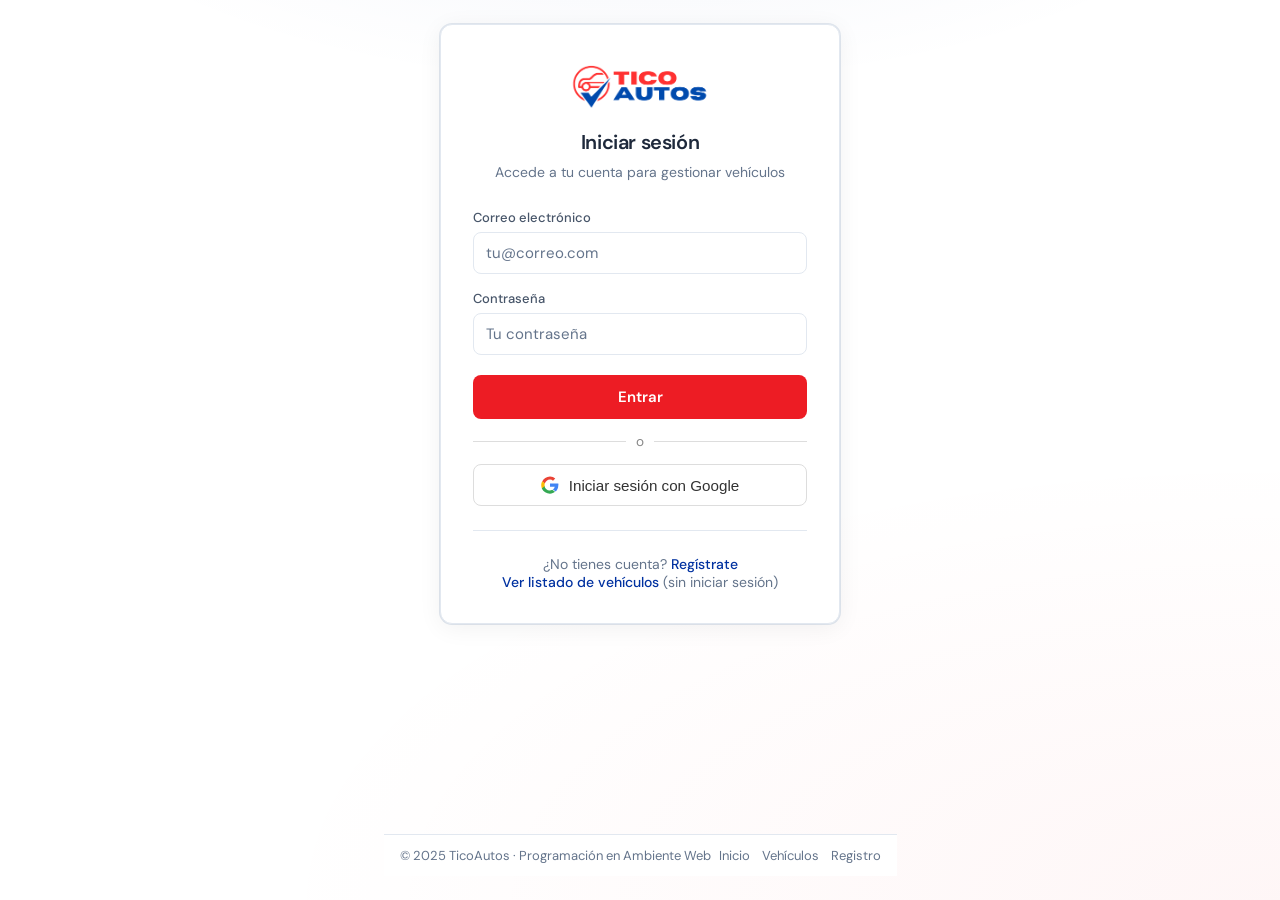
<file: pages/vehiculos.html>
<!DOCTYPE html>
<html lang="es">
<head>
  <meta charset="UTF-8">
  <meta name="viewport" content="width=device-width, initial-scale=1">
  
  <title>Mis vehículos - TicoAutos</title>

  <link rel="stylesheet" href="../css/styles.css">
  <script src="../js/config.js"></script>
</head>
<body>
  <div class="app-shell">
    <header class="app-header">
      <div class="app-header-inner">
        <a href="../index.html" class="app-brand">
          <img src="../assets/TicoAutos_Logo.png" alt="TicoAutos" class="app-brand-logo">
        </a>
        <nav class="app-nav" id="appNav"></nav>
      </div>
    </header>

    <main class="app-main">
      <h1 class="page-title">Mis anuncios</h1>

      <section class="card">
        <h2 class="card-title">Panel de Mis Anuncios</h2>
        <p class="section-hint">Solo se muestran las publicaciones del usuario autenticado.</p>
        <ul id="autosList" class="autos-list"></ul>
      </section>
    </main>

    <footer class="app-footer">
      <div class="app-footer-inner">
        <p class="app-footer-copy">© 2025 TicoAutos · Programación en Ambiente Web</p>
        <div class="app-footer-links">
          <a href="../index.html">Inicio</a>
          <a href="listado.html">Vehículos</a>
          <a href="inbox.html">Mensajes</a>
        </div>
      </div>
    </footer>
  </div>

  <script>
    const API_BASE = window.APP_CONFIG.API_BASE;
    const AUTH_TOKEN_KEY = 'authToken';
    const AUTH_USER_KEY = 'authUser';
    const ESTADO_DISPONIBLE = 'disponible';
    const ESTADO_RESERVADO = 'reservado';
    const ESTADO_VENDIDO = 'vendido';

    document.addEventListener('DOMContentLoaded', () => {
      const auth = getAuthContext();
      if (!auth) {
        window.location.replace('login.html');
        return;
      }

      const nav = document.getElementById('appNav');
      const logoutIcon = '<svg xmlns="http://www.w3.org/2000/svg" width="20" height="20" viewBox="0 0 24 24" fill="none" stroke="currentColor" stroke-width="2" stroke-linecap="round" stroke-linejoin="round"><path d="M9 21H5a2 2 0 0 1-2-2V5a2 2 0 0 1 2-2h4"/><polyline points="16 17 21 12 16 7"/><line x1="21" y1="12" x2="9" y2="12"/></svg>';
      nav.innerHTML = '<a href="../index.html">Inicio</a><div class="nav-dropdown"><span class="nav-dropdown-trigger nav-active">Vehículos</span><div class="nav-dropdown-menu"><a href="vehiculos.html">Mis vehículos</a><a href="crear-vehiculo.html">Crear vehículo</a><a href="listado.html">Ver listado</a></div></div><a href="inbox.html">Mensajes</a><a href="perfil.html">Mi perfil</a><a href="#" id="logoutLink" class="nav-logout" title="Cerrar sesión" aria-label="Cerrar sesión">' + logoutIcon + '</a>';
      document.getElementById('logoutLink').addEventListener('click', e => {
        e.preventDefault();
        clearAuth();
        window.location.href = 'login.html';
      });

      cargarAutos();
    });

    function clearAuth() {
      localStorage.removeItem(AUTH_USER_KEY);
      localStorage.removeItem(AUTH_TOKEN_KEY);
    }

    function getAuthContext() {
      const token = localStorage.getItem(AUTH_TOKEN_KEY);
      const rawUser = localStorage.getItem(AUTH_USER_KEY);
      if (!token || !rawUser) return null;
      try {
        const user = JSON.parse(rawUser);
        if (!user || Object.keys(user).length === 0) return null;
        return { token, user };
      } catch {
        clearAuth();
        return null;
      }
    }

    function getUserId(user) {
      if (!user) return '';
      return String(user._id || user.id || user.userId || '').trim();
    }

    function isOwner(auto, user) {
      const userId = getUserId(user);
      const owner = auto?.owner_id;
      const ownerId = String(owner?._id || owner?.id || owner || '').trim();
      if (userId && ownerId) {
        return userId === ownerId;
      }

      // Fallback cuando el backend no incluye IDs relacionados.
      const currentUsername = String(user?.username || '').trim().toLowerCase();
      const ownerUsername = String(owner?.username || owner?.user || '').trim().toLowerCase();
      return Boolean(currentUsername && ownerUsername && currentUsername === ownerUsername);
    }

    async function getMyAutos(auth) {
      const headers = { 'Authorization': `Bearer ${auth.token}` };

      // Intenta endpoint dedicado de "mis autos" si existe en backend.
      const myResp = await fetch(`${API_BASE}/autos/mis`, { headers });
      if (myResp.ok) {
        const myResult = await myResp.json().catch(() => ({}));
        return myResult.data || myResult.autos || [];
      }

      // Fallback: obtiene todos y filtra en cliente por owner.
      const resp = await fetch(`${API_BASE}/autos`, { headers });
      const result = await resp.json().catch(() => ({}));
      if (!resp.ok) {
        throw new Error(result.message || 'No se pudieron cargar los vehículos.');
      }

      const autos = result.data || result.autos || [];
      return autos.filter(auto => isOwner(auto, auth.user));
    }

    async function cargarAutos() {
      const list = document.getElementById('autosList');
      const auth = getAuthContext();
      if (!auth) {
        window.location.replace('login.html');
        return;
      }

      try {
        const autos = await getMyAutos(auth);
        if (autos.length === 0) {
          list.innerHTML = '<li class="empty-state">Aún no tienes vehículos publicados. Agrega uno arriba.</li>';
          return;
        }

        const API_ORIGIN = window.APP_CONFIG.API_ORIGIN;
        list.innerHTML = autos.map(auto => {
          const autoId = auto._id || auto.id;
          const estado = auto.estado || ESTADO_DISPONIBLE;
          const sold = String(estado).toLowerCase() === ESTADO_VENDIDO;
          const reserved = String(estado).toLowerCase() === ESTADO_RESERVADO;
          const fotoUrl = auto.fotos && auto.fotos[0] ? API_ORIGIN + auto.fotos[0] : null;
          const statusClass = sold ? 'status-sold' : reserved ? 'status-reserved' : 'status-available';
          const statusLabel = sold ? 'Vendido' : reserved ? 'Reservado' : 'Disponible';
          return `<li class="auto-item auto-item-with-photo">
            ${fotoUrl ? `<img src="${escapeHtml(fotoUrl)}" alt="" class="auto-thumb">` : ''}
            <div>
              <span class="auto-info">${escapeHtml(auto.marca)} ${escapeHtml(auto.modelo)}</span>
              <span class="auto-meta">${auto.anio || ''} · ₡${formatNumber(auto.precio)}${auto.kilometraje != null ? ' · ' + auto.kilometraje.toLocaleString('es-CR') + ' km' : ''}${auto.tipoTransmision === 'automatico' ? ' · Automático' : auto.tipoTransmision === 'manual' ? ' · Manual' : ''} · ${auto.provincia || ''}</span>
              <span class="auto-status ${statusClass}">${statusLabel}</span>
            </div>
            <div class="auto-actions">
              <a class="btn btn-light btn-sm" href="vehiculo.html?id=${encodeURIComponent(autoId)}">Ver vehículo</a>
              <a class="btn btn-light btn-sm" href="editar-vehiculo.html?id=${autoId}">Editar</a>
              ${!sold ? `<button type="button" class="btn btn-secondary btn-sm" onclick="marcarComoVendido('${autoId}')">Marcar como vendido</button>` : ''}
              <button type="button" class="btn btn-danger btn-sm" onclick="eliminarAuto('${autoId}')">Eliminar</button>
            </div>
          </li>`;
        }).join('');
      } catch (err) {
        console.error(err);
        list.innerHTML = `<li class="empty-state">${escapeHtml(err.message || 'Error al cargar. Comprueba que el servidor esté en marcha.')}</li>`;
      }
    }

    function escapeHtml(s) {
      if (!s) return '';
      const div = document.createElement('div');
      div.textContent = s;
      return div.innerHTML;
    }

    function formatNumber(n) {
      if (n == null) return '0';
      return Number(n).toLocaleString('es-CR');
    }

    async function marcarComoVendido(autoId) {
      const auth = getAuthContext();
      if (!auth) {
        alert('Debes iniciar sesión para actualizar el vehículo.');
        window.location.href = 'login.html';
        return;
      }

      try {
        const resp = await fetch(`${API_BASE}/autos/${autoId}`, {
          method: 'PATCH',
          headers: {
            'Content-Type': 'application/json',
            'Authorization': `Bearer ${auth.token}`
          },
          body: JSON.stringify({ estado: ESTADO_VENDIDO })
        });

        const data = await resp.json().catch(() => ({}));
        if (!resp.ok) {
          throw new Error(data.message || 'No se pudo marcar como vendido.');
        }

        cargarAutos();
      } catch (err) {
        alert(err.message || 'Error al actualizar vehículo');
      }
    }

    async function eliminarAuto(autoId) {
      const auth = getAuthContext();
      if (!auth) {
        alert('Debes iniciar sesión para eliminar un vehículo.');
        window.location.href = 'login.html';
        return;
      }
      if (!confirm('¿Seguro que deseas eliminar este vehículo?')) {
        return;
      }
      try {
        const resp = await fetch(`${API_BASE}/autos/${autoId}`, {
          method: 'DELETE',
          headers: {
            'Authorization': `Bearer ${auth.token}`
          }
        });
        const data = await resp.json().catch(() => ({}));
        if (!resp.ok) {
          throw new Error(data.message || 'No se pudo eliminar el vehículo');
        }
        cargarAutos();
      } catch (err) {
        alert(err.message || 'Error al eliminar vehículo');
      }
    }

    window.marcarComoVendido = marcarComoVendido;
    window.eliminarAuto = eliminarAuto;
  </script>
</body>
</html>
</file>
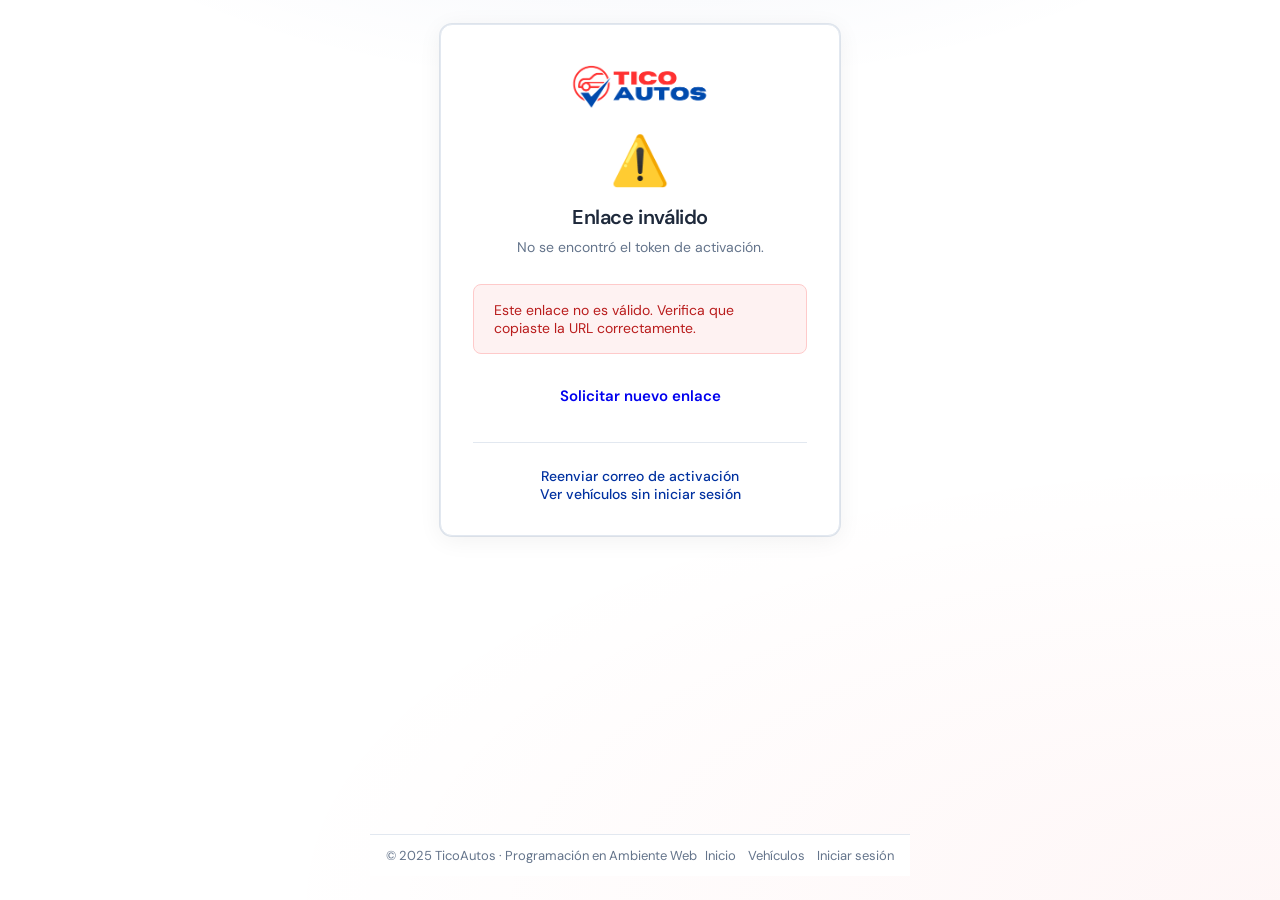
<file: pages/verificar-email.html>
<!DOCTYPE html>
<html lang="es">
<head>
  <meta charset="UTF-8">
  <meta name="viewport" content="width=device-width, initial-scale=1">
  <title>Verificar correo - TicoAutos</title>
  <link rel="stylesheet" href="../css/login.css">
  <script src="../js/config.js"></script>
  <style>
    .status-icon { font-size: 3rem; margin-bottom: 0.75rem; display: block; }
    .msg-box { border-radius: 8px; padding: 1rem 1.25rem; font-size: 0.875rem; margin-bottom: 1.25rem; }
    .msg-loading { background: #f1f5f9; border: 1px solid #e2e8f0; color: #475569; }
    .msg-success { background: #f0fdf4; border: 1px solid #bbf7d0; color: #15803d; }
    .msg-error   { background: #fef2f2; border: 1px solid #fecaca; color: #b91c1c; }
    .msg-info    { background: #eff6ff; border: 1px solid #bfdbfe; color: #1d4ed8; }
    .spinner { display: inline-block; width: 1.2rem; height: 1.2rem; border: 2px solid currentColor; border-top-color: transparent; border-radius: 50%; animation: spin 0.6s linear infinite; vertical-align: middle; margin-right: 0.4rem; }
    @keyframes spin { to { transform: rotate(360deg); } }
  </style>
</head>
<body class="auth-page">
<div class="auth-page-inner">
  <div class="auth-wrapper">
    <div class="auth-card">
      <div class="auth-header">
        <img src="../assets/TicoAutos_Logo.png" alt="TicoAutos" class="auth-logo-img">
        <span class="status-icon" id="statusIcon">⏳</span>
        <h1 class="auth-title" id="statusTitle">Verificando tu correo…</h1>
        <p class="auth-subtitle" id="statusSubtitle">Por favor espera un momento.</p>
      </div>

      <div id="msgBox" class="msg-box msg-loading">
        <span class="spinner"></span> Procesando la solicitud de activación…
      </div>

      <div id="actionArea" style="display:none;">
        <a id="actionBtn" href="login.html" class="auth-form btn-submit" style="display:block; text-align:center; text-decoration:none; padding:0.75rem 1rem; font-weight:600;">
          Ir al inicio de sesión
        </a>
      </div>

      <div class="auth-footer">
        <p><a href="cuenta-pendiente.html">Reenviar correo de activación</a></p>
        <p><a href="listado.html">Ver vehículos sin iniciar sesión</a></p>
      </div>
    </div>
  </div>

  <footer class="app-footer app-footer-auth">
    <div class="app-footer-inner">
      <p class="app-footer-copy">© 2025 TicoAutos · Programación en Ambiente Web</p>
      <div class="app-footer-links">
        <a href="../index.html">Inicio</a>
        <a href="listado.html">Vehículos</a>
        <a href="login.html">Iniciar sesión</a>
      </div>
    </div>
  </footer>
</div>

<script>
  const API_BASE     = window.APP_CONFIG.API_BASE;
  const ACTIVATE_URL = API_BASE + '/users/activate';

  function setStatus(icon, title, subtitle, msgClass, msgText, btnText, btnHref) {
    document.getElementById('statusIcon').textContent    = icon;
    document.getElementById('statusTitle').textContent   = title;
    document.getElementById('statusSubtitle').textContent = subtitle;
    const box = document.getElementById('msgBox');
    box.className = 'msg-box ' + msgClass;
    box.innerHTML = msgText;
    if (btnText) {
      const area = document.getElementById('actionArea');
      const btn  = document.getElementById('actionBtn');
      btn.textContent = btnText;
      btn.href = btnHref || 'login.html';
      area.style.display = 'block';
    }
  }

  (async () => {
    const params = new URLSearchParams(window.location.search);
    const token  = params.get('token');

    if (!token) {
      setStatus('⚠️', 'Enlace inválido', 'No se encontró el token de activación.',
        'msg-error', 'Este enlace no es válido. Verifica que copiaste la URL correctamente.',
        'Solicitar nuevo enlace', 'cuenta-pendiente.html');
      return;
    }

    try {
      const resp = await fetch(`${ACTIVATE_URL}?token=${encodeURIComponent(token)}`);
      const data = await resp.json().catch(() => ({}));

      if (resp.ok && data.success) {
        if (data.alreadyActive) {
          setStatus('✅', '¡Cuenta ya activa!', 'Esta cuenta ya fue activada previamente.',
            'msg-info', 'Tu cuenta ya está activa. Solo necesitas iniciar sesión.',
            'Iniciar sesión', 'login.html');
        } else {
          setStatus('🎉', '¡Correo verificado!', 'Tu cuenta ha sido activada exitosamente.',
            'msg-success', '¡Todo listo! Ya puedes iniciar sesión y usar TicoAutos.',
            'Iniciar sesión', 'login.html');
        }
      } else if (data.code === 'TOKEN_EXPIRED') {
        setStatus('⏰', 'Enlace expirado', 'El tiempo de activación ha vencido.',
          'msg-error', 'El enlace expiró. Solicita un nuevo correo de activación.',
          'Solicitar nuevo enlace', 'cuenta-pendiente.html');
      } else {
        setStatus('❌', 'Enlace inválido', 'No pudimos verificar tu correo.',
          'msg-error', data.message || 'El enlace no es válido. Puede que ya fue usado o no existe.',
          'Solicitar nuevo enlace', 'cuenta-pendiente.html');
      }
    } catch {
      setStatus('⚠️', 'Error de conexión', 'No se pudo contactar al servidor.',
        'msg-error', 'Verifica tu conexión e intenta de nuevo en unos momentos.',
        'Reintentar', `verificar-email.html?token=${encodeURIComponent(token)}`);
    }
  })();
</script>
</body>
</html>
</file>
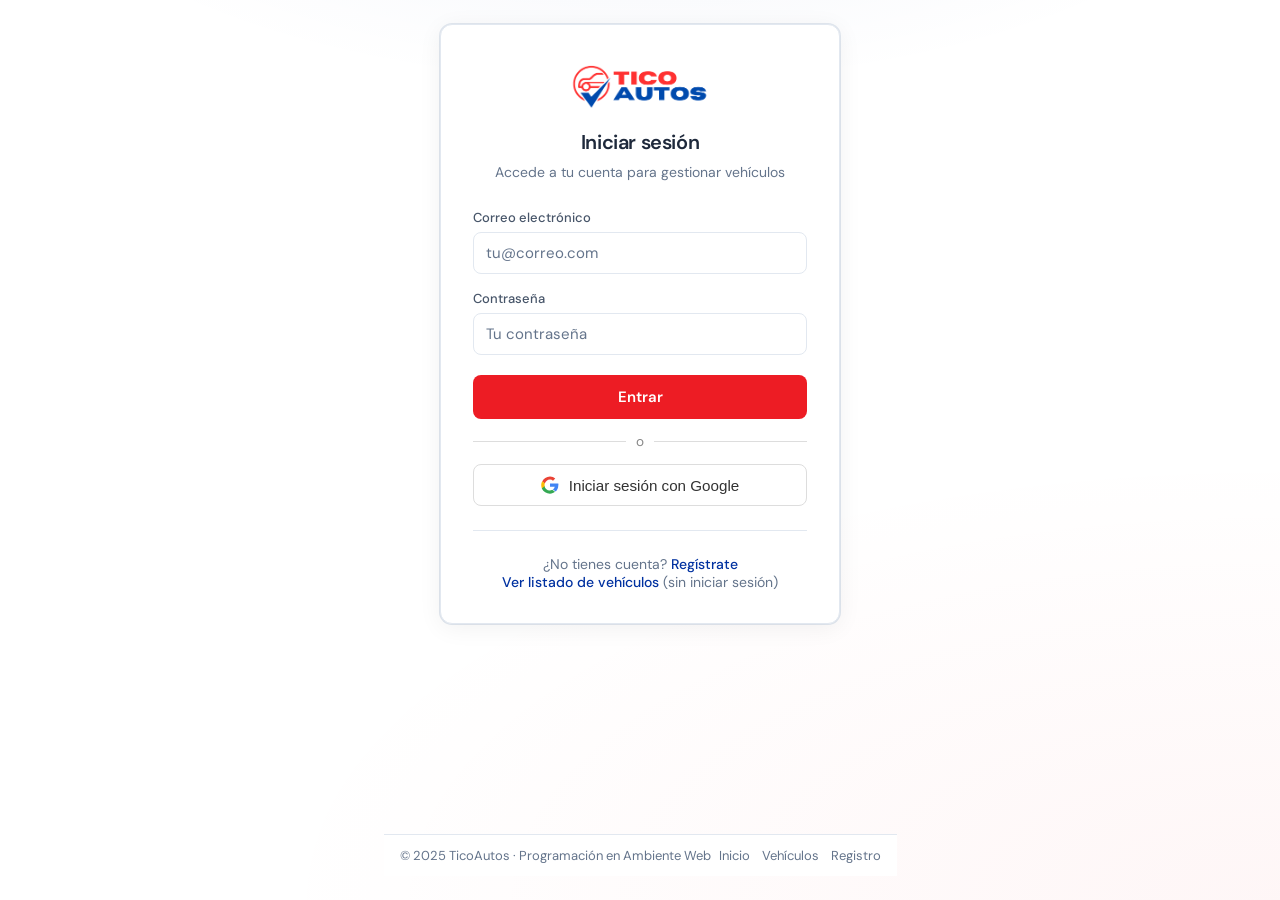
<file: pages/verificar-sms.html>
<!DOCTYPE html>
<html lang="es">
<head>
  <meta charset="UTF-8">
  <meta name="viewport" content="width=device-width, initial-scale=1">
  <title>Verificación en dos pasos - TicoAutos</title>
  <link rel="stylesheet" href="../css/login.css">
  <script src="../js/config.js"></script>
  <style>
    .status-icon { font-size: 2.5rem; margin-bottom: 0.5rem; display: block; }
    .otp-hint  { font-size: 0.8125rem; color: #64748b; margin: 0 0 1.25rem; text-align: center; }
    .otp-input-wrap { display: flex; justify-content: center; gap: 8px; margin-bottom: 1.25rem; }
    .otp-digit {
      width: 44px; height: 56px;
      text-align: center; font-size: 1.5rem; font-weight: 600;
      border: 1.5px solid #e2e8f0; border-radius: 8px;
      font-family: inherit; color: #1e293b; background: #fff;
      transition: border-color 0.15s, box-shadow 0.15s;
    }
    .otp-digit:focus {
      outline: none; border-color: #0031a0;
      box-shadow: 0 0 0 3px rgba(0,49,160,0.12);
    }
    .otp-digit.filled { border-color: #0031a0; }
    .msg-error   { color: #b91c1c; background: #fef2f2; border: 1px solid #fecaca; border-radius: 8px; padding: 0.75rem 1rem; font-size: 0.875rem; margin-bottom: 1rem; display: none; }
    .msg-success { color: #15803d; background: #f0fdf4; border: 1px solid #bbf7d0; border-radius: 8px; padding: 0.75rem 1rem; font-size: 0.875rem; margin-bottom: 1rem; display: none; }
    .link-resend { background: none; border: none; color: #0031a0; font-family: inherit; font-size: 0.875rem; font-weight: 500; cursor: pointer; padding: 0; text-decoration: underline; }
    .link-resend:disabled { color: #94a3b8; cursor: not-allowed; text-decoration: none; }
    .resend-row  { text-align: center; margin-top: 0.75rem; }
    .countdown-txt { font-size: 0.8rem; color: #94a3b8; }
  </style>
</head>
<body class="auth-page">
<div class="auth-page-inner">
  <div class="auth-wrapper">
    <div class="auth-card">
      <div class="auth-header">
        <img src="../assets/TicoAutos_Logo.png" alt="TicoAutos" class="auth-logo-img">
        <span class="status-icon">🔐</span>
        <h1 class="auth-title">Verificación en dos pasos</h1>
        <p class="auth-subtitle">Ingresa el código que enviamos a tu teléfono</p>
      </div>

      <p class="otp-hint">El código tiene 6 dígitos y vence en 10 minutos.</p>

      <div id="msgError"   class="msg-error"></div>
      <div id="msgSuccess" class="msg-success"></div>

      <form id="otpForm" autocomplete="off">
        <div class="otp-input-wrap" id="otpWrap">
          <input class="otp-digit" type="text" inputmode="numeric" maxlength="1" pattern="[0-9]" aria-label="Dígito 1">
          <input class="otp-digit" type="text" inputmode="numeric" maxlength="1" pattern="[0-9]" aria-label="Dígito 2">
          <input class="otp-digit" type="text" inputmode="numeric" maxlength="1" pattern="[0-9]" aria-label="Dígito 3">
          <input class="otp-digit" type="text" inputmode="numeric" maxlength="1" pattern="[0-9]" aria-label="Dígito 4">
          <input class="otp-digit" type="text" inputmode="numeric" maxlength="1" pattern="[0-9]" aria-label="Dígito 5">
          <input class="otp-digit" type="text" inputmode="numeric" maxlength="1" pattern="[0-9]" aria-label="Dígito 6">
        </div>
        <button type="submit" class="btn-submit" id="btnVerify">Verificar código</button>
      </form>

      <div class="resend-row">
        <button class="link-resend" id="btnResend" type="button">Reenviar código</button>
        <span class="countdown-txt" id="countdownTxt"></span>
      </div>

      <div class="auth-footer">
        <p><a href="login.html">Cancelar y volver al inicio de sesión</a></p>
      </div>
    </div>
  </div>

  <footer class="app-footer app-footer-auth">
    <div class="app-footer-inner">
      <p class="app-footer-copy">© 2025 TicoAutos · Programación en Ambiente Web</p>
      <div class="app-footer-links">
        <a href="../index.html">Inicio</a>
        <a href="listado.html">Vehículos</a>
        <a href="login.html">Iniciar sesión</a>
      </div>
    </div>
  </footer>
</div>

<script>
  const API_BASE      = window.APP_CONFIG.API_BASE;
  const VERIFY_URL    = API_BASE + '/users/verify-2fa';
  const RESEND_URL    = API_BASE + '/users/resend-2fa';
  const AUTH_TOKEN_KEY = 'authToken';
  const AUTH_USER_KEY  = 'authUser';

  // El token temporal viene de sessionStorage (puesto por login.html)
  const pendingLoginToken = sessionStorage.getItem('pendingLoginToken');

  if (!pendingLoginToken) {
    // No hay sesión pendiente: redirigir a login
    window.location.replace('login.html');
  }

  // ── Mostrar advertencia si el SMS no fue entregado ───────────────────────
  const smsWarning = sessionStorage.getItem('smsWarning');
  if (smsWarning) {
    sessionStorage.removeItem('smsWarning');
    const banner = document.createElement('div');
    banner.style.cssText = 'background:#fff3cd;border:1px solid #ffc107;color:#856404;padding:10px 14px;border-radius:8px;margin-bottom:16px;font-size:0.88rem;text-align:center;';
    banner.textContent = '⚠️ ' + smsWarning;
    document.querySelector('.card') && document.querySelector('.card').prepend(banner);
  }

  // ── OTP Input: navegación automática entre dígitos ───────────────────────
  const digits = Array.from(document.querySelectorAll('.otp-digit'));

  digits.forEach((input, i) => {
    input.addEventListener('input', (e) => {
      const val = e.target.value.replace(/\D/g, '');
      e.target.value = val ? val[val.length - 1] : '';
      e.target.classList.toggle('filled', !!e.target.value);
      if (val && i < digits.length - 1) digits[i + 1].focus();
      if (getOTPValue().length === 6) document.getElementById('btnVerify').click();
    });
    input.addEventListener('keydown', (e) => {
      if (e.key === 'Backspace' && !input.value && i > 0) {
        digits[i - 1].value = '';
        digits[i - 1].classList.remove('filled');
        digits[i - 1].focus();
      }
      if (e.key === 'ArrowLeft' && i > 0) { e.preventDefault(); digits[i - 1].focus(); }
      if (e.key === 'ArrowRight' && i < digits.length - 1) { e.preventDefault(); digits[i + 1].focus(); }
    });
    input.addEventListener('paste', (e) => {
      e.preventDefault();
      const text = (e.clipboardData || window.clipboardData).getData('text').replace(/\D/g, '').slice(0, 6);
      text.split('').forEach((ch, j) => {
        if (digits[j]) { digits[j].value = ch; digits[j].classList.add('filled'); }
      });
      const next = Math.min(text.length, digits.length - 1);
      digits[next].focus();
      if (text.length === 6) document.getElementById('btnVerify').click();
    });
  });

  function getOTPValue() {
    return digits.map(d => d.value).join('');
  }

  function clearOTP() {
    digits.forEach(d => { d.value = ''; d.classList.remove('filled'); });
    digits[0].focus();
  }

  function showMsg(type, text) {
    document.getElementById('msgError').style.display   = 'none';
    document.getElementById('msgSuccess').style.display = 'none';
    if (type === 'error')   { document.getElementById('msgError').textContent   = text; document.getElementById('msgError').style.display   = 'block'; }
    if (type === 'success') { document.getElementById('msgSuccess').textContent = text; document.getElementById('msgSuccess').style.display = 'block'; }
  }

  // ── Envío del formulario ─────────────────────────────────────────────────
  document.getElementById('otpForm').addEventListener('submit', async function (e) {
    e.preventDefault();
    const code = getOTPValue();
    if (code.length < 6) { showMsg('error', 'Ingresa los 6 dígitos del código.'); return; }

    const btn = document.getElementById('btnVerify');
    btn.disabled = true;
    btn.textContent = 'Verificando…';
    showMsg('', '');

    try {
      const resp = await fetch(VERIFY_URL, {
        method: 'POST',
        headers: { 'Content-Type': 'application/json' },
        body: JSON.stringify({ pendingLoginToken, code }),
      });
      const data = await resp.json().catch(() => ({}));

      if (resp.ok && data.success) {
        showMsg('success', '¡Verificación exitosa! Redirigiendo…');
        sessionStorage.removeItem('pendingLoginToken');
        localStorage.setItem(AUTH_TOKEN_KEY, data.token);
        localStorage.setItem(AUTH_USER_KEY, JSON.stringify(data.user || {}));
        setTimeout(() => window.location.replace('../index.html'), 800);
      } else if (data.code === 'SESSION_EXPIRED' || data.code === 'INVALID_SESSION') {
        showMsg('error', 'La sesión expiró. Inicia sesión nuevamente.');
        sessionStorage.removeItem('pendingLoginToken');
        setTimeout(() => window.location.replace('login.html'), 2000);
      } else if (data.code === 'TOO_MANY_ATTEMPTS') {
        showMsg('error', 'Demasiados intentos incorrectos. Inicia sesión nuevamente.');
        sessionStorage.removeItem('pendingLoginToken');
        setTimeout(() => window.location.replace('login.html'), 2500);
      } else {
        showMsg('error', data.message || 'Código incorrecto. Intenta de nuevo.');
        clearOTP();
        btn.disabled = false;
        btn.textContent = 'Verificar código';
      }
    } catch {
      showMsg('error', 'Error de conexión. Intenta de nuevo.');
      btn.disabled = false;
      btn.textContent = 'Verificar código';
    }
  });

  // ── Reenviar código SMS ──────────────────────────────────────────────────
  let cooldownInterval = null;

  function startCooldown(seconds) {
    const btn      = document.getElementById('btnResend');
    const txt      = document.getElementById('countdownTxt');
    let remaining  = seconds;
    btn.disabled   = true;

    const tick = () => {
      txt.textContent = ` (${remaining}s)`;
      if (remaining <= 0) {
        clearInterval(cooldownInterval);
        btn.disabled = false;
        txt.textContent = '';
      }
      remaining--;
    };
    tick();
    cooldownInterval = setInterval(tick, 1000);
  }

  document.getElementById('btnResend').addEventListener('click', async function () {
    this.disabled = true;
    showMsg('', '');
    try {
      const resp = await fetch(RESEND_URL, {
        method: 'POST',
        headers: { 'Content-Type': 'application/json' },
        body: JSON.stringify({ pendingLoginToken }),
      });
      const data = await resp.json().catch(() => ({}));

      if (resp.status === 429) {
        const match = (data.message || '').match(/(\d+)\s*segundo/);
        startCooldown(match ? parseInt(match[1], 10) : 120);
        showMsg('error', data.message || 'Espera antes de solicitar otro código.');
      } else if (resp.ok && data.success) {
        showMsg('success', 'Nuevo código enviado a tu teléfono.');
        clearOTP();
        startCooldown(120);
      } else {
        showMsg('error', data.message || 'No se pudo reenviar el código.');
        this.disabled = false;
      }
    } catch {
      showMsg('error', 'Error de conexión. Intenta de nuevo.');
      this.disabled = false;
    }
  });

  // Auto-focus en el primer dígito al cargar
  window.addEventListener('DOMContentLoaded', () => digits[0].focus());
</script>
</body>
</html>
</file>
<file: css/styles.css>
@import url('https://fonts.googleapis.com/css2?family=DM+Sans:ital,opsz,wght@0,9..40,300;0,9..40,400;0,9..40,500;0,9..40,600;0,9..40,700&display=swap');

:root {
  /* Logo: rojo #ed1c24, azul #0031a0 */
  --bg-page: #ffffff;
  --bg-surface: #ffffff;
  --bg-elevated: #f8fafc;
  --text-primary: #0f172a;
  --text-secondary: #475569;
  --text-muted: #64748b;
  --accent: #ed1c24;
  --accent-hover: #c4181e;
  --accent-blue: #0031a0;
  --accent-blue-hover: #002670;
  --accent-muted: rgba(237, 28, 36, 0.1);
  --accent-blue-muted: rgba(0, 49, 160, 0.08);
  --border: #e2e8f0;
  --border-focus: #0031a0;
  --shadow-sm: 0 1px 3px rgba(0, 0, 0, 0.06);
  --shadow-md: 0 4px 12px rgba(0, 0, 0, 0.08);
  --shadow-lg: 0 12px 40px rgba(0, 0, 0, 0.12);
  --radius-sm: 8px;
  --radius-md: 12px;
  --radius-lg: 16px;
  --radius-xl: 24px;
  --font-sans: 'DM Sans', -apple-system, BlinkMacSystemFont, sans-serif;
  /* Escala de espaciado (4px base) */
  --space-1: 0.25rem;  /* 4px */
  --space-2: 0.5rem;   /* 8px */
  --space-3: 0.75rem;  /* 12px */
  --space-4: 1rem;     /* 16px */
  --space-5: 1.25rem;  /* 20px */
  --space-6: 1.5rem;   /* 24px */
  --space-8: 2rem;     /* 32px */
  --space-10: 2.5rem;  /* 40px */
  --space-12: 3rem;    /* 48px */
  --space-16: 4rem;    /* 64px */
  --section-gap: var(--space-12);
  /* Gradientes y dinamismo */
  --gradient-hero: linear-gradient(135deg, #ed1c24 0%, #0031a0 50%, #0a1628 100%);
  --gradient-sport: linear-gradient(120deg, #ed1c24 0%, #b91c1c 25%, #0031a0 70%, #0a1628 100%);
  --gradient-card: linear-gradient(145deg, #ffffff 0%, #f8fafc 100%);
  --gradient-cta: linear-gradient(135deg, #ed1c24 0%, #be123c 50%, #0031a0 100%);
}

*,
*::before,
*::after {
  box-sizing: border-box;
}

html {
  scroll-behavior: smooth;
}

body {
  margin: 0;
  font-family: var(--font-sans);
  font-size: 15px;
  line-height: 1.5;
  color: var(--text-primary);
  background-color: var(--bg-page);
  min-height: 100vh;
  -webkit-font-smoothing: antialiased;
}

@media (prefers-reduced-motion: reduce) {
  html {
    scroll-behavior: auto;
  }
}

/* ----- Íconos base ----- */
.icon {
  display: inline-flex;
  align-items: center;
  justify-content: center;
  flex-shrink: 0;
}

.icon svg {
  width: 1em;
  height: 1em;
  stroke: currentColor;
  fill: none;
  stroke-width: 2;
  stroke-linecap: round;
  stroke-linejoin: round;
}

.icon--sm { font-size: 1rem; }
.icon--md { font-size: 1.5rem; }
.icon--lg { font-size: 2rem; }
.icon--xl { font-size: 2.5rem; }

/* ----- App shell ----- */
.app-shell {
  display: flex;
  flex-direction: column;
  min-height: 100vh;
}

/* ----- Fondo deportivo compartido (hero + CTA) ----- */
.hero-bg {
  background: var(--gradient-sport);
  background-size: 200% 200%;
  animation: heroGradientShift 8s ease infinite;
  position: relative;
  overflow: hidden;
}

@keyframes heroGradientShift {
  0%, 100% { background-position: 0% 50%; }
  50% { background-position: 100% 50%; }
}

.hero-bg::before {
  content: '';
  position: absolute;
  inset: 0;
  background: repeating-linear-gradient(
    -45deg,
    transparent,
    transparent 8px,
    rgba(255, 255, 255, 0.04) 8px,
    rgba(255, 255, 255, 0.04) 10px
  );
  pointer-events: none;
}

@media (prefers-reduced-motion: reduce) {
  .hero-bg {
    animation: none;
  }
  .dashboard-hero-title,
  .dashboard-hero-subtitle,
  .dashboard-hero .btn-cta,
  .animate-on-scroll,
  .dashboard-card,
  .carousel-track.loaded .vehicle-card {
    animation: none !important;
  }
}

@keyframes fadeInUp {
  from {
    opacity: 0;
    transform: translateY(16px);
  }
  to {
    opacity: 1;
    transform: translateY(0);
  }
}

/* ----- Header / Nav (barra limpia, sin fondo deportivo) ----- */
.app-header {
  position: sticky;
  top: 0;
  z-index: 100;
  background: var(--bg-surface);
  border-bottom: 1px solid var(--border);
  box-shadow: var(--shadow-sm);
}

.app-header-inner {
  max-width: 1200px;
  margin: 0 auto;
  display: flex;
  align-items: center;
  justify-content: space-between;
  padding: 0.75rem 1.5rem;
}

.app-brand {
  display: flex;
  align-items: center;
  text-decoration: none;
  transition: opacity 0.2s;
}

.app-brand:hover {
  opacity: 0.9;
}

.app-brand-logo {
  height: 40px;
  width: auto;
  display: block;
  object-fit: contain;
}

.app-nav {
  display: flex;
  align-items: center;
  gap: 0.25rem;
}

.app-nav a {
  color: var(--text-secondary);
  text-decoration: none;
  padding: 0.5rem 0.75rem;
  border-radius: var(--radius-sm);
  font-size: 0.9rem;
  font-weight: 500;
  transition: color 0.2s, background 0.2s, transform 0.1s;
}

.app-nav a:hover {
  color: var(--accent-blue);
  background: var(--accent-blue-muted);
  transform: translateY(-1px);
}

.app-nav .nav-logout {
  color: var(--text-muted);
  display: inline-flex;
  align-items: center;
  justify-content: center;
  padding: 0.5rem 0.75rem;
  border: none;
  background: transparent;
  cursor: pointer;
  font-size: 1.1rem;
  border-radius: var(--radius-sm);
  text-decoration: none;
  transition: color 0.2s, background 0.2s;
}

.app-nav .nav-logout:hover {
  color: #dc2626;
  background: rgba(248, 113, 113, 0.12);
}

.app-nav .nav-logout svg {
  width: 1.25rem;
  height: 1.25rem;
  display: block;
}

/* ----- Nav dropdown — Mega menú con fondo deportivo ----- */
.nav-dropdown {
  position: relative;
}

.nav-dropdown-trigger {
  display: inline-flex;
  align-items: center;
  gap: 0.35rem;
  color: var(--text-secondary);
  text-decoration: none;
  padding: 0.5rem 0.75rem;
  border-radius: var(--radius-sm);
  font-size: 0.9rem;
  font-weight: 600;
  font-family: inherit;
  background: none;
  border: none;
  cursor: pointer;
  transition: color 0.2s, background 0.2s, transform 0.15s;
}

.nav-dropdown-trigger:hover,
.nav-dropdown:hover .nav-dropdown-trigger {
  color: var(--accent-blue);
  background: var(--accent-blue-muted);
  transform: translateY(-1px);
}

.nav-dropdown-trigger::after {
  content: '▾';
  font-size: 0.7rem;
  opacity: 0.9;
}

/* Mega menú: panel ancho con fondo llamativo y estilo deportivo */
.nav-dropdown-menu {
  position: absolute;
  top: 100%;
  left: 50%;
  transform: translateX(-50%) translateY(-6px);
  min-width: 320px;
  margin-top: 0.5rem;
  padding: 1.25rem 1.5rem;
  background: linear-gradient(145deg, rgba(10, 22, 40, 0.98) 0%, rgba(0, 49, 160, 0.95) 40%, rgba(237, 28, 36, 0.2) 100%);
  border: 1px solid rgba(255, 255, 255, 0.15);
  border-radius: var(--radius-lg);
  box-shadow: var(--shadow-lg), 0 0 0 1px rgba(255, 255, 255, 0.05);
  opacity: 0;
  visibility: hidden;
  transition: opacity 0.2s, visibility 0.2s, transform 0.2s;
  z-index: 50;
  overflow: hidden;
}

.nav-dropdown-menu::before {
  content: '';
  position: absolute;
  inset: 0;
  background: repeating-linear-gradient(
    105deg,
    transparent,
    transparent 12px,
    rgba(255, 255, 255, 0.02) 12px,
    rgba(255, 255, 255, 0.02) 14px
  );
  pointer-events: none;
}

.nav-dropdown:hover .nav-dropdown-menu {
  opacity: 1;
  visibility: visible;
  transform: translateX(-50%) translateY(0);
}

.nav-dropdown-menu a {
  display: flex;
  align-items: center;
  gap: 0.75rem;
  padding: 0.65rem 0.85rem;
  color: rgba(255, 255, 255, 0.9);
  text-decoration: none;
  font-size: 0.95rem;
  font-weight: 500;
  border-radius: var(--radius-sm);
  background: rgba(255, 255, 255, 0.06);
  margin-bottom: 0.35rem;
  transition: background 0.2s, color 0.2s, padding-left 0.2s;
}

.nav-dropdown-menu a:last-child {
  margin-bottom: 0;
}

.nav-dropdown-menu a:hover {
  background: rgba(255, 255, 255, 0.18);
  color: #fff;
  padding-left: 1rem;
}

/* ----- Footer (fondo blanco, similar al header) ----- */
.app-footer {
  margin-top: auto;
  background: var(--bg-surface);
  border-top: 1px solid var(--border);
  font-size: 0.875rem;
  color: var(--text-secondary);
  box-shadow: 0 -1px 0 0 var(--border);
}

.app-footer-inner {
  max-width: 1200px;
  margin: 0 auto;
  padding: var(--space-6) 1.5rem;
}

.app-footer-top {
  display: flex;
  align-items: center;
  justify-content: space-between;
  flex-wrap: wrap;
  gap: var(--space-4);
  padding-bottom: var(--space-5);
  border-bottom: 1px solid var(--border);
}

.app-footer-brand {
  display: flex;
  align-items: center;
  text-decoration: none;
  color: inherit;
  transition: opacity 0.2s;
}

.app-footer-brand:hover {
  opacity: 0.85;
}

.app-footer-logo {
  height: 36px;
  width: auto;
  display: block;
  object-fit: contain;
}

.app-footer-nav {
  display: flex;
  align-items: center;
  flex-wrap: wrap;
  gap: var(--space-2) var(--space-4);
}

.app-footer-nav a {
  color: var(--text-secondary);
  text-decoration: none;
  font-size: 0.9rem;
  font-weight: 500;
  padding: var(--space-2) var(--space-3);
  border-radius: var(--radius-sm);
  transition: color 0.2s, background 0.2s;
}

.app-footer-nav a:hover {
  color: var(--accent-blue);
  background: var(--accent-blue-muted);
}

.app-footer-bottom {
  display: flex;
  flex-wrap: wrap;
  align-items: center;
  justify-content: space-between;
  gap: var(--space-4);
  padding-top: var(--space-5);
}

.app-footer-copy {
  margin: 0;
  font-size: 0.8125rem;
  color: var(--text-muted);
}

.app-footer-meta {
  display: flex;
  flex-wrap: wrap;
  gap: var(--space-4);
  font-size: 0.8125rem;
  color: var(--text-muted);
}

/* Footer con estructura antigua (otras páginas) */
.app-footer-inner:not(:has(.app-footer-top)) {
  display: grid;
  grid-template-columns: 2fr 1fr 1fr;
  gap: 2rem;
  padding: 1.5rem 1.5rem;
}

.app-footer-inner:not(:has(.app-footer-top)) .app-footer-col {
  margin: 0;
}

.app-footer-inner:not(:has(.app-footer-top)) .app-footer-brand img {
  height: 36px;
}

.app-footer-inner:not(:has(.app-footer-top)) .app-footer-about {
  font-size: 0.9rem;
  color: var(--text-muted);
  margin: 0 0 0.5rem;
}

.app-footer-inner:not(:has(.app-footer-top)) .app-footer-col h4 {
  font-size: 0.85rem;
  font-weight: 700;
  color: var(--text-primary);
  margin: 0 0 0.5rem;
}

.app-footer-inner:not(:has(.app-footer-top)) .app-footer-links a {
  color: var(--text-secondary);
}

.app-footer-inner:not(:has(.app-footer-top)) .app-footer-links a:hover {
  color: var(--accent-blue);
}

.app-footer-inner:not(:has(.app-footer-top)) .app-footer-contact {
  color: var(--text-muted);
  list-style: none;
  padding: 0;
  margin: 0;
}

.app-footer-inner:not(:has(.app-footer-top)) .app-footer-bottom {
  grid-column: 1 / -1;
  padding-top: 1rem;
  border-top: 1px solid var(--border);
}

.app-footer-inner:not(:has(.app-footer-top)) .app-footer-copy {
  color: var(--text-muted);
}

@media (max-width: 768px) {
  .app-footer-inner:not(:has(.app-footer-top)) {
    grid-template-columns: 1fr;
  }
}

/* ----- Main content ----- */
.app-main {
  flex: 1;
  max-width: 1200px;
  margin: 0 auto;
  width: 100%;
  padding: 1.5rem;
}

/* ----- Page title ----- */
.page-title {
  font-size: 1.5rem;
  font-weight: 600;
  color: var(--text-primary);
  margin: 0 0 1.5rem;
  letter-spacing: -0.02em;
}

/* ----- Cards ----- */
.card {
  background: var(--bg-surface);
  border-radius: var(--radius-md);
  border: 1px solid var(--border);
  box-shadow: var(--shadow-sm);
  padding: var(--space-6);
  margin-bottom: 1.5rem;
  transition: box-shadow 0.2s;
}

.card:hover {
  box-shadow: 0 4px 16px rgba(0, 0, 0, 0.06);
}

/* Títulos de sección con personalidad */
.section-head {
  margin-bottom: var(--space-6);
}

.section-head .card-title,
.section-title {
  font-size: 1.25rem;
  font-weight: 700;
  color: var(--text-primary);
  margin: 0 0 var(--space-2);
  letter-spacing: -0.02em;
  display: flex;
  align-items: center;
  gap: var(--space-2);
}

.section-head .card-title .icon,
.section-title .icon {
  color: var(--accent);
}

.section-head .section-head-sub {
  font-size: 0.9375rem;
  color: var(--text-muted);
  margin: 0;
  padding-left: calc(1.5rem + var(--space-2));
}

.card-title {
  font-size: 1rem;
  font-weight: 600;
  color: var(--text-primary);
  margin: 0 0 1rem;
}

.card-title-row {
  display: flex;
  align-items: center;
  justify-content: space-between;
  flex-wrap: wrap;
  gap: 0.5rem;
  margin-bottom: 1rem;
}

.card-title-row .card-title {
  margin: 0;
}

.card-title-actions {
  display: flex;
  align-items: center;
  gap: 0.5rem;
}

/* ----- Forms ----- */
.form-group {
  margin-bottom: 1rem;
}

.form-group:last-of-type {
  margin-bottom: 1.25rem;
}

.form-label {
  display: block;
  font-size: 0.8125rem;
  font-weight: 500;
  color: var(--text-secondary);
  margin-bottom: 0.375rem;
}

.form-input,
.form-select {
  width: 100%;
  padding: 0.625rem 0.75rem;
  font-family: inherit;
  font-size: 0.9375rem;
  color: var(--text-primary);
  background: var(--bg-page);
  border: 1px solid var(--border);
  border-radius: var(--radius-sm);
  transition: border-color 0.15s, box-shadow 0.15s;
}

.form-input:hover,
.form-select:hover {
  border-color: #94a3b8;
}

.form-input:focus,
.form-select:focus {
  outline: none;
  border-color: var(--border-focus);
  box-shadow: 0 0 0 3px var(--accent-blue-muted);
}

.form-input::placeholder {
  color: var(--text-muted);
}

.btn {
  display: inline-flex;
  align-items: center;
  justify-content: center;
  padding: 0.625rem 1rem;
  font-family: inherit;
  font-size: 0.9375rem;
  font-weight: 500;
  border: none;
  border-radius: var(--radius-sm);
  cursor: pointer;
  transition: background 0.15s, transform 0.05s;
}

.btn:active {
  transform: scale(0.98);
}

.btn:focus-visible,
.app-nav a:focus-visible,
.dashboard-card-link:focus-visible,
.carousel-nav button:focus-visible {
  outline: 2px solid var(--accent-blue);
  outline-offset: 2px;
}

.btn-primary {
  background: linear-gradient(135deg, var(--accent) 0%, #be123c 100%);
  color: #fff;
  width: 100%;
  font-weight: 600;
  box-shadow: 0 2px 12px rgba(237, 28, 36, 0.35);
}

.btn-primary:hover {
  background: linear-gradient(135deg, var(--accent-hover) 0%, #9f1239 100%);
  box-shadow: 0 4px 16px rgba(237, 28, 36, 0.45);
}

.btn-danger {
  background: #dc2626;
  color: #fff;
}

.btn-danger:hover {
  background: #b91c1c;
}

.btn-secondary {
  background: var(--accent-blue);
  color: #fff;
}

.btn-secondary:hover {
  background: var(--accent-blue-hover);
}

.btn-light {
  background: #e2e8f0;
  color: #0f172a;
}

.btn-light:hover {
  background: #cbd5e1;
}

.btn-sm {
  width: auto;
  padding: 0.4rem 0.7rem;
  font-size: 0.8rem;
}

/* ----- Filtros y paginación (listado) ----- */
.filters-form .form-row-wrap {
  display: flex;
  flex-wrap: wrap;
  gap: 0 1.5rem;
}

.filters-form .form-group {
  min-width: 120px;
  flex: 0 1 auto;
}

.filters-form .form-group-actions {
  display: flex;
  align-items: flex-end;
  gap: 0.5rem;
  flex-basis: 100%;
}

.filters-form .form-group-actions .btn {
  width: auto;
}

.pagination-nav {
  margin-top: 1.25rem;
  padding-top: 1rem;
  border-top: 1px solid var(--border);
  display: flex;
  flex-wrap: wrap;
  align-items: center;
  justify-content: space-between;
  gap: 0.75rem;
}

.pagination-info {
  font-size: 0.875rem;
  color: var(--text-muted);
}

.pagination-btns {
  display: flex;
  gap: 0.5rem;
}

/* ----- Lista de autos ----- */
.autos-list {
  list-style: none;
  padding: 0;
  margin: 0;
}

.autos-list li {
  display: flex;
  align-items: center;
  justify-content: space-between;
  padding: 0.875rem 1rem;
  background: var(--bg-elevated);
  border: 1px solid var(--border);
  border-radius: var(--radius-sm);
  margin-bottom: 0.5rem;
  font-size: 0.9375rem;
  color: var(--text-primary);
  transition: border-color 0.15s, box-shadow 0.15s;
}

.auto-item {
  gap: 0.875rem;
}

.auto-actions {
  display: flex;
  align-items: center;
  gap: 0.5rem;
  flex-wrap: wrap;
}

.autos-list li:hover {
  border-color: rgba(0, 49, 160, 0.25);
  box-shadow: 0 0 0 1px var(--accent-blue-muted);
}

.autos-list li:last-child {
  margin-bottom: 0;
}

.autos-list .auto-info {
  font-weight: 500;
  color: var(--text-secondary);
}

.autos-list .auto-meta {
  display: block;
  font-size: 0.8125rem;
  color: var(--text-muted);
  margin-top: 0.2rem;
}

.auto-status {
  display: inline-block;
  margin-top: 0.375rem;
  padding: 0.15rem 0.5rem;
  border-radius: 999px;
  font-size: 0.75rem;
  font-weight: 600;
}

.status-available {
  color: #036b3f;
  background: rgba(22, 163, 74, 0.12);
}

.status-sold {
  color: #9f1239;
  background: rgba(244, 63, 94, 0.14);
}

.status-reserved {
  color: #b45309;
  background: rgba(245, 158, 11, 0.14);
}

.auto-thumb {
  width: 72px;
  height: 56px;
  object-fit: cover;
  border-radius: var(--radius-sm);
  flex-shrink: 0;
}

.auto-item-with-photo {
  display: flex;
  align-items: center;
  gap: 0.875rem;
}

.empty-state {
  text-align: center;
  padding: 2rem;
  color: var(--text-muted);
  font-size: 0.9375rem;
  border: 1px dashed var(--border);
  border-radius: var(--radius-md);
  background: var(--bg-page);
}

/* ----- Nav active ----- */
.app-nav a.nav-active {
  color: var(--accent-blue);
  background: var(--accent-blue-muted);
  font-weight: 600;
}

.section-hint {
  margin: -0.25rem 0 1rem;
  font-size: 0.8125rem;
  color: var(--text-muted);
}

.form-feedback {
  margin: 0 0 0.875rem;
  min-height: 1.25rem;
  font-size: 0.8125rem;
  color: var(--accent);
}

.form-hint {
  display: block;
  margin-top: 0.375rem;
  font-size: 0.8125rem;
  color: var(--text-muted);
}

/* ----- Detalle vehículo: galería y especificaciones ----- */
.vehiculo-detail {
  margin-top: 1rem;
}

.vehiculo-gallery {
  display: flex;
  flex-wrap: wrap;
  gap: 0.5rem;
  margin-bottom: 1rem;
}

.vehiculo-gallery-img {
  width: 100%;
  max-width: 280px;
  height: 200px;
  object-fit: cover;
  border-radius: var(--radius-sm);
  border: 1px solid var(--border);
}

.vehiculo-specs {
  display: grid;
  grid-template-columns: auto 1fr;
  gap: 0.25rem 1.5rem;
  font-size: 0.9375rem;
  margin: 0;
}

.vehiculo-specs dt {
  color: var(--text-muted);
  font-weight: 500;
}

.vehiculo-specs dd {
  margin: 0;
  color: var(--text-primary);
}

.edit-fotos-actuales {
  display: flex;
  flex-wrap: wrap;
  gap: 0.5rem;
  margin-bottom: 0.5rem;
}

.edit-foto-thumb {
  width: 80px;
  height: 60px;
  object-fit: cover;
  border-radius: var(--radius-sm);
  border: 1px solid var(--border);
}

.form-textarea {
  width: 100%;
  padding: 0.625rem 0.75rem;
  font-family: inherit;
  font-size: 0.9375rem;
  color: var(--text-primary);
  background: var(--bg-page);
  border: 1px solid var(--border);
  border-radius: var(--radius-sm);
  resize: vertical;
  transition: border-color 0.15s, box-shadow 0.15s;
}

.form-textarea:focus {
  outline: none;
  border-color: var(--border-focus);
  box-shadow: 0 0 0 3px var(--accent-blue-muted);
}

.question-form {
  margin-bottom: 1.25rem;
}

.conversation-private-notice {
  padding: 1rem;
  background: rgba(0, 49, 160, 0.06);
  border: 1px solid rgba(0, 49, 160, 0.2);
  border-radius: var(--radius-sm);
  margin-bottom: 1rem;
}
.conversation-private-notice p {
  margin: 0;
  color: var(--text-secondary);
  font-size: 0.9rem;
}

/* Avatares */
.avatar {
  width: 40px;
  height: 40px;
  border-radius: 50%;
  object-fit: cover;
  flex-shrink: 0;
}
.avatar-initials {
  display: inline-flex;
  align-items: center;
  justify-content: center;
  background: var(--accent-blue);
  color: #fff;
  font-size: 0.875rem;
  font-weight: 700;
}
.conversation-row {
  display: flex;
  gap: 0.75rem;
  align-items: flex-start;
}
.conversation-avatar {
  flex-shrink: 0;
}
.conversation-body {
  flex: 1;
  min-width: 0;
}

/* Chips de sugerencias */
.suggested-chips {
  display: flex;
  flex-wrap: wrap;
  gap: 0.4rem;
  margin-bottom: 0.5rem;
}
.suggested-chips.suggested-answers {
  margin-bottom: 0.35rem;
}
.chip {
  padding: 0.25rem 0.5rem;
  font-size: 0.75rem;
  border-radius: 999px;
  border: 1px solid var(--border);
  background: var(--bg-elevated);
  color: var(--text-secondary);
  cursor: pointer;
  transition: background 0.15s, border-color 0.15s;
}
.chip:hover {
  background: rgba(0, 49, 160, 0.08);
  border-color: var(--accent-blue);
  color: var(--accent-blue);
}

.conversation-list {
  list-style: none;
  margin: 0;
  padding: 0;
  display: grid;
  gap: 0.75rem;
}

.conversation-list-with-avatars .conversation-item {
  padding: 1rem;
}

.conversation-item {
  border: 1px solid var(--border);
  background: var(--bg-elevated);
  border-radius: var(--radius-sm);
  padding: 0.85rem;
}

.conversation-item-with-avatar .conversation-text {
  margin-bottom: 0.25rem;
}

.conversation-head {
  display: flex;
  justify-content: space-between;
  align-items: center;
  gap: 0.5rem;
  margin-bottom: 0.4rem;
}

.conversation-role {
  font-size: 0.8125rem;
  font-weight: 600;
  color: var(--accent-blue);
}

.conversation-date {
  font-size: 0.75rem;
  color: var(--text-muted);
}

.conversation-text {
  margin: 0 0 0.45rem;
  color: var(--text-primary);
  font-size: 0.9rem;
}

.conversation-meta {
  margin: 0;
  color: var(--text-secondary);
  font-size: 0.78rem;
}

.pending-answer {
  margin: 0.25rem 0 0;
  color: #b45309;
  font-size: 0.8125rem;
}

.answer-box {
  margin-top: 0.55rem;
  padding: 0.65rem;
  border-radius: var(--radius-sm);
  border: 1px solid rgba(0, 49, 160, 0.24);
  background: rgba(0, 49, 160, 0.04);
}
.answer-box.answer-with-avatar .conversation-row {
  margin-top: 0.25rem;
}

.answer-title {
  margin: 0 0 0.35rem;
  font-size: 0.78rem;
  font-weight: 700;
  color: var(--accent-blue);
}

.inbox-main {
  max-width: 52rem;
}
.inbox-intro {
  margin: -0.25rem 0 1rem;
  color: var(--text-secondary);
  font-size: 0.9rem;
}
.inbox-card {
  margin-bottom: 1.5rem;
}

.inbox-list {
  display: grid;
  gap: 1rem;
}

.inbox-vehicle-block {
  border: 1px solid var(--border);
  border-radius: var(--radius-md);
  padding: 1rem;
  background: var(--bg-page);
}

.inbox-vehicle-title {
  margin: 0 0 0.25rem;
  font-size: 1rem;
}

.empty-inline {
  border: 1px dashed var(--border);
  border-radius: var(--radius-sm);
  padding: 0.8rem;
  color: var(--text-muted);
  font-size: 0.8125rem;
}

.profile-avatar-row .form-label { display: block; margin-bottom: 0.5rem; }
.profile-avatar-wrap {
  display: flex;
  align-items: center;
  gap: 1rem;
  flex-wrap: wrap;
}
.avatar-preview {
  width: 56px;
  height: 56px;
  font-size: 1.25rem;
}

.inline-link {
  color: var(--accent-blue);
  text-decoration: none;
}

.inline-link:hover {
  text-decoration: underline;
}

/* ----- Dashboard ----- */
.dashboard-main {
  padding-top: var(--space-4);
  padding-bottom: var(--space-16);
}

.dashboard-main .card,
.dashboard-main .dashboard-cards,
.dashboard-main .carousel-section,
.dashboard-main .dashboard-info,
.dashboard-main .tools-section,
.dashboard-main .cta-publish {
  margin-bottom: var(--section-gap);
}

.dashboard-hero {
  text-align: center;
  padding: var(--space-12) var(--space-6) var(--space-10);
  margin-bottom: var(--space-8);
  border-radius: var(--radius-md);
  border: none;
  box-shadow: 0 8px 32px rgba(0, 49, 160, 0.18);
}

.dashboard-hero.hero-bg {
  border: 1px solid rgba(255, 255, 255, 0.12);
}

.dashboard-hero-badge {
  display: inline-block;
  font-size: 0.75rem;
  font-weight: 700;
  text-transform: uppercase;
  letter-spacing: 0.08em;
  color: rgba(255, 255, 255, 0.9);
  background: rgba(255, 255, 255, 0.15);
  padding: var(--space-2) var(--space-3);
  border-radius: 999px;
  margin-bottom: var(--space-4);
  animation: fadeInUp 0.6s ease-out;
}

.dashboard-hero-title {
  font-size: clamp(1.75rem, 4vw, 2.25rem);
  font-weight: 800;
  color: #fff;
  margin: 0 0 var(--space-3);
  letter-spacing: -0.03em;
  line-height: 1.2;
  text-shadow: 0 2px 16px rgba(0, 0, 0, 0.3);
  position: relative;
  animation: fadeInUp 0.6s ease-out 0.05s both;
}

.dashboard-hero-subtitle {
  font-size: 1.0625rem;
  color: rgba(255, 255, 255, 0.92);
  max-width: 540px;
  margin: 0 auto var(--space-6);
  line-height: 1.6;
  position: relative;
  animation: fadeInUp 0.6s ease-out 0.1s both;
}

.dashboard-hero .btn-cta {
  position: relative;
  background: #fff;
  color: var(--accent);
  font-weight: 700;
  box-shadow: 0 4px 16px rgba(0, 0, 0, 0.2);
  animation: fadeInUp 0.6s ease-out 0.2s both;
}

.dashboard-hero .btn-cta:hover {
  background: rgba(255, 255, 255, 0.95);
  color: var(--accent-hover);
  transform: translateY(-2px);
  box-shadow: 0 6px 20px rgba(0, 0, 0, 0.25);
}

.btn-cta {
  width: auto;
  padding: 0.75rem 1.5rem;
  font-size: 1rem;
  transition: transform 0.2s, box-shadow 0.2s;
}

/* Barra de confianza bajo el hero */
.trust-bar {
  margin: calc(-1 * var(--space-4)) auto var(--space-6);
  max-width: 1200px;
  padding: 0 var(--space-6);
}

.trust-bar-inner {
  display: flex;
  flex-wrap: wrap;
  justify-content: center;
  gap: var(--space-6) var(--space-8);
  padding: var(--space-5) var(--space-8);
  background: var(--bg-surface);
  border-radius: var(--radius-md);
  border: 1px solid var(--border);
  box-shadow: var(--shadow-sm);
  font-size: 0.9375rem;
  font-weight: 500;
  color: var(--text-secondary);
}

.trust-item {
  display: inline-flex;
  align-items: center;
  gap: var(--space-2);
  transition: color 0.2s, transform 0.2s;
}

.trust-item:hover {
  color: var(--accent-blue);
  transform: translateY(-1px);
}

.trust-item .icon {
  color: var(--accent);
  font-size: 1.25rem;
}

@media (max-width: 520px) {
  .trust-bar-inner {
    flex-direction: column;
    align-items: center;
    gap: var(--space-3);
  }
}

.dashboard-vehicles {
  margin-bottom: 2rem;
}

.dashboard-filters {
  margin-bottom: 1.5rem;
  padding-bottom: 1.5rem;
  border-bottom: 1px solid var(--border);
}

.dashboard-filters-form .dashboard-filters-row {
  display: flex;
  flex-wrap: wrap;
  align-items: flex-end;
  gap: 0.75rem 1rem;
}

.dashboard-filters-form .form-group {
  margin-bottom: 0;
  min-width: 100px;
}

.dashboard-filters-form .form-group label.form-label {
  margin-bottom: 0.25rem;
}

.dashboard-filters-actions {
  display: flex;
  gap: 0.5rem;
  align-items: center;
}

.dashboard-filters-actions .btn {
  width: auto;
}

.dashboard-vehicles-grid {
  display: grid;
  grid-template-columns: repeat(auto-fill, minmax(220px, 1fr));
  gap: 1.25rem;
  min-height: 80px;
}

.dashboard-vehicles-loading {
  grid-column: 1 / -1;
  text-align: center;
  color: var(--text-muted);
  margin: 1rem 0;
}

.dashboard-vehicles-more {
  margin: 1.25rem 0 0;
  text-align: center;
}

.vehicle-card {
  display: flex;
  flex-direction: column;
  text-decoration: none;
  color: inherit;
  background: var(--bg-elevated);
  border: 1px solid var(--border);
  border-radius: var(--radius-md);
  overflow: hidden;
  transition: border-color 0.15s, box-shadow 0.15s;
}

.vehicle-card {
  transition: border-color 0.2s, box-shadow 0.2s, transform 0.2s;
}

.vehicle-card:hover {
  border-color: var(--border);
  box-shadow: 0 8px 24px rgba(0, 0, 0, 0.08);
  transform: translateY(-3px);
}

.vehicle-card-img {
  aspect-ratio: 4/3;
  background: var(--border);
  display: flex;
  align-items: center;
  justify-content: center;
  overflow: hidden;
}

.vehicle-card-img img {
  width: 100%;
  height: 100%;
  object-fit: cover;
}

.vehicle-card-noimg {
  font-size: 0.8125rem;
  color: var(--text-muted);
}

.vehicle-card-body {
  padding: 0.75rem 1rem;
  display: flex;
  flex-direction: column;
  gap: 0.2rem;
}

.vehicle-card-title {
  font-weight: 600;
  font-size: 0.9375rem;
  color: var(--text-primary);
}

.vehicle-card-meta {
  font-size: 0.8125rem;
  color: var(--text-secondary);
}

.vehicle-card-owner {
  font-size: 0.75rem;
  color: var(--text-muted);
}

/* ----- Atajos (dashboard cards) ----- */
.dashboard-cards {
  display: grid;
  grid-template-columns: repeat(auto-fit, minmax(240px, 1fr));
  gap: 1.5rem;
  margin-bottom: 2.5rem;
}

.dashboard-card {
  background: var(--bg-surface);
  border: 1px solid var(--border);
  border-radius: var(--radius-md);
  padding: 1.75rem;
  box-shadow: var(--shadow-sm);
  transition: transform 0.2s, box-shadow 0.2s;
  position: relative;
  overflow: hidden;
}

.dashboard-cards .dashboard-card:nth-child(1) { animation: fadeInUp 0.5s ease-out 0.1s both; }
.dashboard-cards .dashboard-card:nth-child(2) { animation: fadeInUp 0.5s ease-out 0.2s both; }
.dashboard-cards .dashboard-card:nth-child(3) { animation: fadeInUp 0.5s ease-out 0.3s both; }

.dashboard-card:hover {
  box-shadow: 0 8px 24px rgba(0, 0, 0, 0.08);
  transform: translateY(-4px);
}

.dashboard-card-icon {
  width: 3rem;
  height: 3rem;
  margin-bottom: var(--space-4);
  border-radius: var(--radius-md);
  background: linear-gradient(135deg, var(--accent-muted) 0%, var(--accent-blue-muted) 100%);
  color: var(--accent-blue);
  display: flex;
  align-items: center;
  justify-content: center;
  transition: transform 0.25s, color 0.25s, background 0.25s;
}

.dashboard-card:hover .dashboard-card-icon {
  transform: scale(1.08);
  color: var(--accent);
  background: linear-gradient(135deg, var(--accent-muted) 0%, rgba(237, 28, 36, 0.15) 100%);
}

.dashboard-card-icon .icon {
  font-size: 1.5rem;
}

.dashboard-card-title {
  font-size: 1.0625rem;
  font-weight: 700;
  color: var(--text-primary);
  margin: 0 0 0.5rem;
}

.dashboard-card-desc {
  font-size: 0.875rem;
  color: var(--text-secondary);
  margin: 0 0 1rem;
  line-height: 1.5;
}

.dashboard-card-link {
  font-size: 0.9rem;
  font-weight: 600;
  color: var(--accent-blue);
  text-decoration: none;
  transition: color 0.2s, gap 0.2s;
  display: inline-flex;
  align-items: center;
  gap: 0.35rem;
}

.dashboard-card-link:hover {
  color: var(--accent);
  gap: 0.5rem;
}

.dashboard-info.card {
  background: var(--bg-surface);
  border: 1px solid var(--border);
}

.dashboard-steps {
  margin: 0;
  padding-left: 1.25rem;
  color: var(--text-secondary);
  line-height: 1.8;
}

.dashboard-steps li {
  margin-bottom: 0.5rem;
}

.dashboard-steps strong {
  color: var(--accent-blue);
}

/* ----- Carrusel de vehículos (inicio) ----- */
.carousel-section {
  margin-bottom: 2.5rem;
}

.carousel-section .card-title {
  font-size: 1.25rem;
  font-weight: 700;
  background: linear-gradient(90deg, var(--accent), var(--accent-blue));
  -webkit-background-clip: text;
  -webkit-text-fill-color: transparent;
  background-clip: text;
}

.carousel-wrap {
  position: relative;
  margin: 0 -0.5rem;
}

.carousel-track {
  display: flex;
  gap: 1.25rem;
  overflow-x: auto;
  scroll-snap-type: x mandatory;
  scroll-behavior: smooth;
  padding: 0.5rem 0 1rem;
  scrollbar-width: thin;
}

.carousel-track::-webkit-scrollbar {
  height: 8px;
}

.carousel-track::-webkit-scrollbar-track {
  background: var(--bg-elevated);
  border-radius: 4px;
}

.carousel-track::-webkit-scrollbar-thumb {
  background: linear-gradient(90deg, var(--accent), var(--accent-blue));
  border-radius: 4px;
}

.carousel-track .vehicle-card {
  flex: 0 0 260px;
  scroll-snap-align: start;
  box-shadow: 0 4px 16px rgba(0, 0, 0, 0.08);
}

.carousel-track.loaded .vehicle-card {
  animation: fadeInUp 0.4s ease-out both;
}

.carousel-track.loaded .vehicle-card:nth-child(1) { animation-delay: 0.05s; }
.carousel-track.loaded .vehicle-card:nth-child(2) { animation-delay: 0.1s; }
.carousel-track.loaded .vehicle-card:nth-child(3) { animation-delay: 0.15s; }
.carousel-track.loaded .vehicle-card:nth-child(4) { animation-delay: 0.2s; }
.carousel-track.loaded .vehicle-card:nth-child(5) { animation-delay: 0.25s; }
.carousel-track.loaded .vehicle-card:nth-child(6) { animation-delay: 0.3s; }
.carousel-track.loaded .vehicle-card:nth-child(7) { animation-delay: 0.35s; }
.carousel-track.loaded .vehicle-card:nth-child(8) { animation-delay: 0.4s; }

.carousel-track .vehicle-card:hover {
  box-shadow: 0 8px 24px rgba(0, 49, 160, 0.18);
}

.carousel-nav {
  display: flex;
  justify-content: center;
  gap: 0.5rem;
  margin-top: 1rem;
}

.carousel-nav button {
  width: 40px;
  height: 40px;
  border-radius: 50%;
  border: 2px solid var(--border);
  background: var(--bg-surface);
  color: var(--accent-blue);
  cursor: pointer;
  display: inline-flex;
  align-items: center;
  justify-content: center;
  font-size: 1.2rem;
  transition: background 0.2s, border-color 0.2s, transform 0.15s;
}

.carousel-nav button:hover {
  background: var(--accent-blue-muted);
  border-color: var(--accent-blue);
  transform: scale(1.05);
}

.carousel-section .dashboard-vehicles-more {
  margin-top: 1rem;
}

/* ----- CTA Publicar vehículo (mismo fondo deportivo que hero) ----- */
.cta-publish {
  text-align: center;
  padding: 2.5rem 1.5rem;
  margin-bottom: 0;
  border-radius: var(--radius-md);
  border: 1px solid rgba(255, 255, 255, 0.12);
  box-shadow: 0 8px 32px rgba(0, 49, 160, 0.2);
}

.cta-publish-title {
  font-size: 1.5rem;
  font-weight: 800;
  color: #fff;
  margin: 0 0 0.5rem;
  position: relative;
  text-shadow: 0 2px 8px rgba(0, 0, 0, 0.25);
}

.cta-publish-text {
  font-size: 1rem;
  color: rgba(255, 255, 255, 0.92);
  max-width: 480px;
  margin: 0 auto 1.5rem;
  line-height: 1.5;
  position: relative;
}

.cta-publish .btn {
  position: relative;
  background: #fff;
  color: var(--accent);
  font-weight: 700;
  padding: 0.85rem 2rem;
  font-size: 1.05rem;
  width: auto;
  box-shadow: 0 4px 20px rgba(0, 0, 0, 0.2);
  transition: transform 0.2s, box-shadow 0.2s;
}

.cta-publish .btn:hover {
  background: rgba(255, 255, 255, 0.95);
  color: var(--accent-hover);
  transform: translateY(-2px);
  box-shadow: 0 6px 24px rgba(0, 0, 0, 0.25);
}

/* ----- Herramientas (calculadora, placa, valor) ----- */
.tools-section {
  margin-bottom: var(--section-gap);
}

.tools-section .section-title {
  margin-bottom: var(--space-6);
  padding-bottom: var(--space-3);
  border-bottom: 3px solid var(--accent);
  background: linear-gradient(90deg, var(--accent), var(--accent-blue));
  -webkit-background-clip: text;
  -webkit-text-fill-color: transparent;
  background-clip: text;
}

.tools-section .section-title .icon {
  -webkit-text-fill-color: initial;
  color: var(--accent);
}

.tools-grid {
  display: grid;
  grid-template-columns: repeat(2, 1fr);
  gap: var(--space-6);
}

@media (max-width: 640px) {
  .tools-grid {
    grid-template-columns: 1fr;
  }
}

.tool-card {
  background: var(--bg-surface);
  border: 1px solid var(--border);
  border-radius: var(--radius-md);
  padding: var(--space-6);
  box-shadow: var(--shadow-sm);
  transition: box-shadow 0.25s, transform 0.25s;
}

.tool-card:hover {
  box-shadow: 0 8px 24px rgba(0, 0, 0, 0.08);
  transform: translateY(-2px);
}

.tool-card-header {
  display: flex;
  align-items: center;
  gap: var(--space-3);
  margin-bottom: var(--space-5);
}

.tool-card-header .icon-wrap {
  width: 2.75rem;
  height: 2.75rem;
  border-radius: var(--radius-md);
  background: linear-gradient(135deg, var(--accent-muted), var(--accent-blue-muted));
  color: var(--accent-blue);
  display: flex;
  align-items: center;
  justify-content: center;
}

.tool-card-header .icon-wrap .icon { font-size: 1.35rem; }

.tool-card-title {
  font-size: 1.0625rem;
  font-weight: 700;
  color: var(--text-primary);
  margin: 0;
}

.tool-card-desc {
  font-size: 0.875rem;
  color: var(--text-muted);
  margin: var(--space-2) 0 var(--space-4);
  line-height: 1.5;
}

.tool-card .form-group {
  margin-bottom: var(--space-4);
}

.tool-card .form-group:last-of-type { margin-bottom: var(--space-5); }

.tool-card .btn,
.tool-form .btn {
  width: auto;
}

.tool-result {
  margin-top: var(--space-5);
  padding: var(--space-4);
  background: var(--bg-elevated);
  border-radius: var(--radius-sm);
  border: 1px solid var(--border);
}

.tool-result-title {
  font-size: 0.8125rem;
  font-weight: 600;
  color: var(--text-muted);
  text-transform: uppercase;
  letter-spacing: 0.04em;
  margin: 0 0 var(--space-2);
}

.tool-result-value {
  font-size: 1.5rem;
  font-weight: 800;
  color: var(--accent-blue);
  margin: 0;
  letter-spacing: -0.02em;
}

.tool-result-meta {
  font-size: 0.8125rem;
  color: var(--text-muted);
  margin: var(--space-2) 0 0;
}

.tool-result-row {
  display: flex;
  justify-content: space-between;
  margin-top: var(--space-2);
  font-size: 0.875rem;
  color: var(--text-secondary);
}

.tool-result-row strong { color: var(--text-primary); }

/* Placa input con estilo */
.placa-input-wrap {
  display: flex;
  gap: var(--space-2);
  margin-top: var(--space-3);
}

.placa-input-wrap .form-input {
  text-transform: uppercase;
  letter-spacing: 0.15em;
  font-weight: 600;
}

/* Valor estimado (rango) */
.valor-estimado {
  margin-top: var(--space-5);
  padding: var(--space-5);
  background: linear-gradient(135deg, var(--accent-blue-muted) 0%, var(--accent-muted) 100%);
  border-radius: var(--radius-md);
  text-align: center;
}

.valor-estimado-range {
  font-size: 1.25rem;
  font-weight: 800;
  color: var(--accent-blue);
  margin: 0 0 var(--space-1);
}

.valor-estimado-note {
  font-size: 0.8125rem;
  color: var(--text-muted);
  margin: 0;
}

/* ----- Modal ----- */
.modal-overlay {
  position: fixed;
  inset: 0;
  background: rgba(15, 23, 42, 0.6);
  backdrop-filter: blur(4px);
  z-index: 200;
  display: flex;
  align-items: center;
  justify-content: center;
  padding: var(--space-4);
  opacity: 0;
  visibility: hidden;
  transition: opacity 0.25s, visibility 0.25s;
}

.modal-overlay.is-open {
  opacity: 1;
  visibility: visible;
}

.modal {
  background: var(--bg-surface);
  border-radius: var(--radius-lg);
  box-shadow: var(--shadow-lg), 0 0 0 1px var(--border);
  max-width: 420px;
  width: 100%;
  max-height: 90vh;
  overflow: auto;
  transform: scale(0.95) translateY(10px);
  transition: transform 0.25s ease-out;
}

.modal-overlay.is-open .modal {
  transform: scale(1) translateY(0);
}

.modal-header {
  padding: var(--space-6);
  border-bottom: 1px solid var(--border);
  display: flex;
  align-items: center;
  justify-content: space-between;
  gap: var(--space-3);
}

.modal-title {
  font-size: 1.125rem;
  font-weight: 700;
  color: var(--text-primary);
  margin: 0;
  display: flex;
  align-items: center;
  gap: var(--space-2);
}

.modal-close {
  width: 2.25rem;
  height: 2.25rem;
  border: none;
  background: var(--bg-elevated);
  border-radius: var(--radius-sm);
  color: var(--text-muted);
  cursor: pointer;
  display: flex;
  align-items: center;
  justify-content: center;
  transition: background 0.2s, color 0.2s;
}

.modal-close:hover {
  background: var(--border);
  color: var(--text-primary);
}

.modal-body {
  padding: var(--space-6);
}

.modal-body p {
  margin: 0 0 var(--space-4);
  color: var(--text-secondary);
  line-height: 1.6;
}

.modal-body p:last-child { margin-bottom: 0; }

/* ----- Botón volver arriba ----- */
.back-to-top {
  position: fixed;
  bottom: 1.5rem;
  right: 1.5rem;
  width: 48px;
  height: 48px;
  border-radius: 50%;
  border: 2px solid var(--accent-blue);
  background: var(--bg-surface);
  color: var(--accent-blue);
  font-size: 1.25rem;
  font-weight: 700;
  cursor: pointer;
  box-shadow: var(--shadow-md);
  opacity: 0;
  visibility: hidden;
  transform: translateY(8px);
  transition: opacity 0.25s, visibility 0.25s, transform 0.25s, background 0.2s, color 0.2s;
  z-index: 90;
}

.back-to-top.is-visible {
  opacity: 1;
  visibility: visible;
  transform: translateY(0);
}

.back-to-top:hover {
  background: var(--accent-blue);
  color: #fff;
  transform: translateY(-2px);
  box-shadow: 0 6px 20px rgba(0, 49, 160, 0.35);
}

.back-to-top:focus-visible {
  outline: 2px solid var(--accent-blue);
  outline-offset: 2px;
}

/* ----- Animación al entrar en viewport (opcional) ----- */
.animate-on-scroll {
  opacity: 0;
  transform: translateY(20px);
  transition: opacity 0.5s ease-out, transform 0.5s ease-out;
}

.animate-on-scroll.is-visible {
  opacity: 1;
  transform: translateY(0);
}

/* ----- Skeleton de carga (carrusel) ----- */
.carousel-track.is-loading {
  display: flex;
  gap: 1.25rem;
}

.vehicle-card-skeleton {
  flex: 0 0 260px;
  height: 200px;
  border-radius: var(--radius-md);
  background: linear-gradient(90deg, var(--bg-elevated) 25%, #e2e8f0 50%, var(--bg-elevated) 75%);
  background-size: 200% 100%;
  animation: skeletonShimmer 1.2s ease-in-out infinite;
}

@keyframes skeletonShimmer {
  0% { background-position: 200% 0; }
  100% { background-position: -200% 0; }
}

@media (prefers-reduced-motion: reduce) {
  .vehicle-card-skeleton {
    animation: none;
    background: var(--bg-elevated);
  }
}

/* ----- Form row (grid) ----- */
.form-row {
  display: grid;
  grid-template-columns: 1fr 1fr;
  gap: 1rem;
}

@media (max-width: 520px) {
  .form-row {
    grid-template-columns: 1fr;
  }

  .conversation-head {
    flex-direction: column;
    align-items: flex-start;
  }
}

/* ----- Home search (barra dinamica + filtros laterales) ----- */
.home-search-card {
  margin-bottom: var(--space-8);
}

.home-search-bar-wrap {
  margin-bottom: var(--space-5);
}

.home-search-input {
  font-size: 1rem;
}

.home-search-layout {
  display: grid;
  grid-template-columns: 280px minmax(0, 1fr);
  gap: var(--space-6);
}

.home-search-sidebar {
  background: var(--bg-elevated);
  border: 1px solid var(--border);
  border-radius: var(--radius-md);
  padding: var(--space-4);
  height: fit-content;
}

.home-search-sidebar .form-group {
  margin-bottom: var(--space-3);
}

.home-search-sidebar-actions {
  display: flex;
  gap: var(--space-2);
  margin-top: var(--space-3);
}

.home-search-results {
  min-width: 0;
}

.home-results-grid {
  display: grid;
  grid-template-columns: repeat(auto-fill, minmax(220px, 1fr));
  gap: var(--space-4);
}

.home-results-grid .vehicle-card {
  min-height: 100%;
}

@media (max-width: 920px) {
  .home-search-layout {
    grid-template-columns: 1fr;
  }

  .home-search-sidebar {
    display: grid;
    grid-template-columns: 1fr 1fr;
    gap: var(--space-3);
  }

  .home-search-sidebar .form-group {
    margin-bottom: 0;
  }

  .home-search-sidebar-actions {
    grid-column: 1 / -1;
  }
}

@media (max-width: 560px) {
  .home-search-sidebar {
    grid-template-columns: 1fr;
  }

  .home-search-sidebar-actions {
    flex-direction: column;
  }
}
</file>
<file: css/login.css>
@import url('https://fonts.googleapis.com/css2?family=DM+Sans:ital,opsz,wght@0,9..40,300;0,9..40,400;0,9..40,500;0,9..40,600;0,9..40,700&display=swap');

:root {
  --auth-bg: #ffffff;
  --auth-surface: #ffffff;
  --auth-text: #1e293b;
  --auth-text-secondary: #475569;
  --auth-text-muted: #64748b;
  --auth-accent: #ed1c24;
  --auth-accent-hover: #c4181e;
  --auth-blue: #0031a0;
  --auth-blue-hover: #002670;
  --auth-border: #e2e8f0;
  --auth-focus: #0031a0;
  --auth-font: 'DM Sans', -apple-system, BlinkMacSystemFont, sans-serif;
  --auth-radius: 12px;
  --auth-shadow: 0 4px 24px rgba(0, 0, 0, 0.06), 0 0 0 1px var(--auth-border);
}

* {
  box-sizing: border-box;
}

body.auth-page {
  margin: 0;
  min-height: 100vh;
  font-family: var(--auth-font);
  font-size: 15px;
  color: var(--auth-text);
  background: var(--auth-bg);
  display: flex;
  flex-direction: column;
  -webkit-font-smoothing: antialiased;
  background-image:
    radial-gradient(ellipse 100% 60% at 50% -20%, rgba(0, 49, 160, 0.06), transparent 50%),
    radial-gradient(ellipse 80% 50% at 100% 100%, rgba(237, 28, 36, 0.04), transparent);
}

.auth-page-inner {
  flex: 1;
  display: flex;
  flex-direction: column;
  align-items: center;
  justify-content: center;
  padding: 1.5rem;
}

.auth-wrapper {
  width: 100%;
  max-width: 400px;
}

.app-footer-auth {
  margin-top: auto;
  padding: 0.75rem 1rem;
  background: var(--auth-surface);
  border-top: 1px solid var(--auth-border);
  font-size: 0.8125rem;
  color: var(--auth-text-muted);
}

.app-footer-auth .app-footer-inner {
  max-width: 1200px;
  margin: 0 auto;
  display: flex;
  flex-wrap: wrap;
  align-items: center;
  justify-content: space-between;
  gap: 0.5rem;
  padding: 0;
}

.app-footer-auth .app-footer-links {
  display: flex;
  gap: 0.75rem;
}

.app-footer-auth .app-footer-links a {
  color: var(--auth-text-muted);
  text-decoration: none;
}

.app-footer-auth .app-footer-links a:hover {
  color: var(--auth-blue);
}

.app-footer-auth .app-footer-copy {
  margin: 0;
}

.auth-card {
  background: var(--auth-surface);
  border-radius: var(--auth-radius);
  border: 1px solid var(--auth-border);
  box-shadow: var(--auth-shadow);
  padding: 2rem;
}

.auth-header {
  text-align: center;
  margin-bottom: 1.75rem;
}

.auth-logo-img {
  display: block;
  max-width: 180px;
  height: auto;
  margin: 0 auto 1rem;
  object-fit: contain;
}

.auth-title {
  font-size: 1.25rem;
  font-weight: 600;
  color: var(--auth-text);
  margin: 0;
  letter-spacing: -0.02em;
}

.auth-subtitle {
  font-size: 0.875rem;
  color: var(--auth-text-muted);
  margin: 0.5rem 0 0;
}

/* Formulario */
.auth-form .form-group {
  margin-bottom: 1rem;
}

.auth-form .form-group:last-of-type {
  margin-bottom: 1.25rem;
}

.auth-form .form-label {
  display: block;
  font-size: 0.8125rem;
  font-weight: 500;
  color: var(--auth-text-secondary);
  margin-bottom: 0.375rem;
}

.auth-form .form-input {
  width: 100%;
  padding: 0.625rem 0.75rem;
  font-family: inherit;
  font-size: 0.9375rem;
  color: var(--auth-text);
  background: #fff;
  border: 1px solid var(--auth-border);
  border-radius: 8px;
  transition: border-color 0.15s, box-shadow 0.15s;
}

.auth-form .form-input:hover {
  border-color: #94a3b8;
}

.auth-form .form-input:focus {
  outline: none;
  border-color: var(--auth-focus);
  box-shadow: 0 0 0 3px rgba(0, 49, 160, 0.12);
}

.auth-form .form-input::placeholder {
  color: var(--auth-text-muted);
}

.auth-form .btn-submit {
  width: 100%;
  padding: 0.75rem 1rem;
  font-family: inherit;
  font-size: 0.9375rem;
  font-weight: 600;
  color: #fff;
  background: var(--auth-accent);
  border: none;
  border-radius: 8px;
  cursor: pointer;
  transition: background 0.15s;
}

.auth-form .btn-submit:hover {
  background: var(--auth-accent-hover);
}

.auth-form .btn-submit:active {
  transform: scale(0.99);
}

/* Footer del card (link registro/login) */
.auth-footer {
  text-align: center;
  margin-top: 1.5rem;
  padding-top: 1.5rem;
  border-top: 1px solid var(--auth-border);
}

.auth-footer p {
  margin: 0;
  font-size: 0.875rem;
  color: var(--auth-text-muted);
}

.auth-footer a {
  color: var(--auth-blue);
  font-weight: 500;
  text-decoration: none;
}

.auth-footer a:hover {
  color: var(--auth-blue-hover);
  text-decoration: underline;
}
</file>
